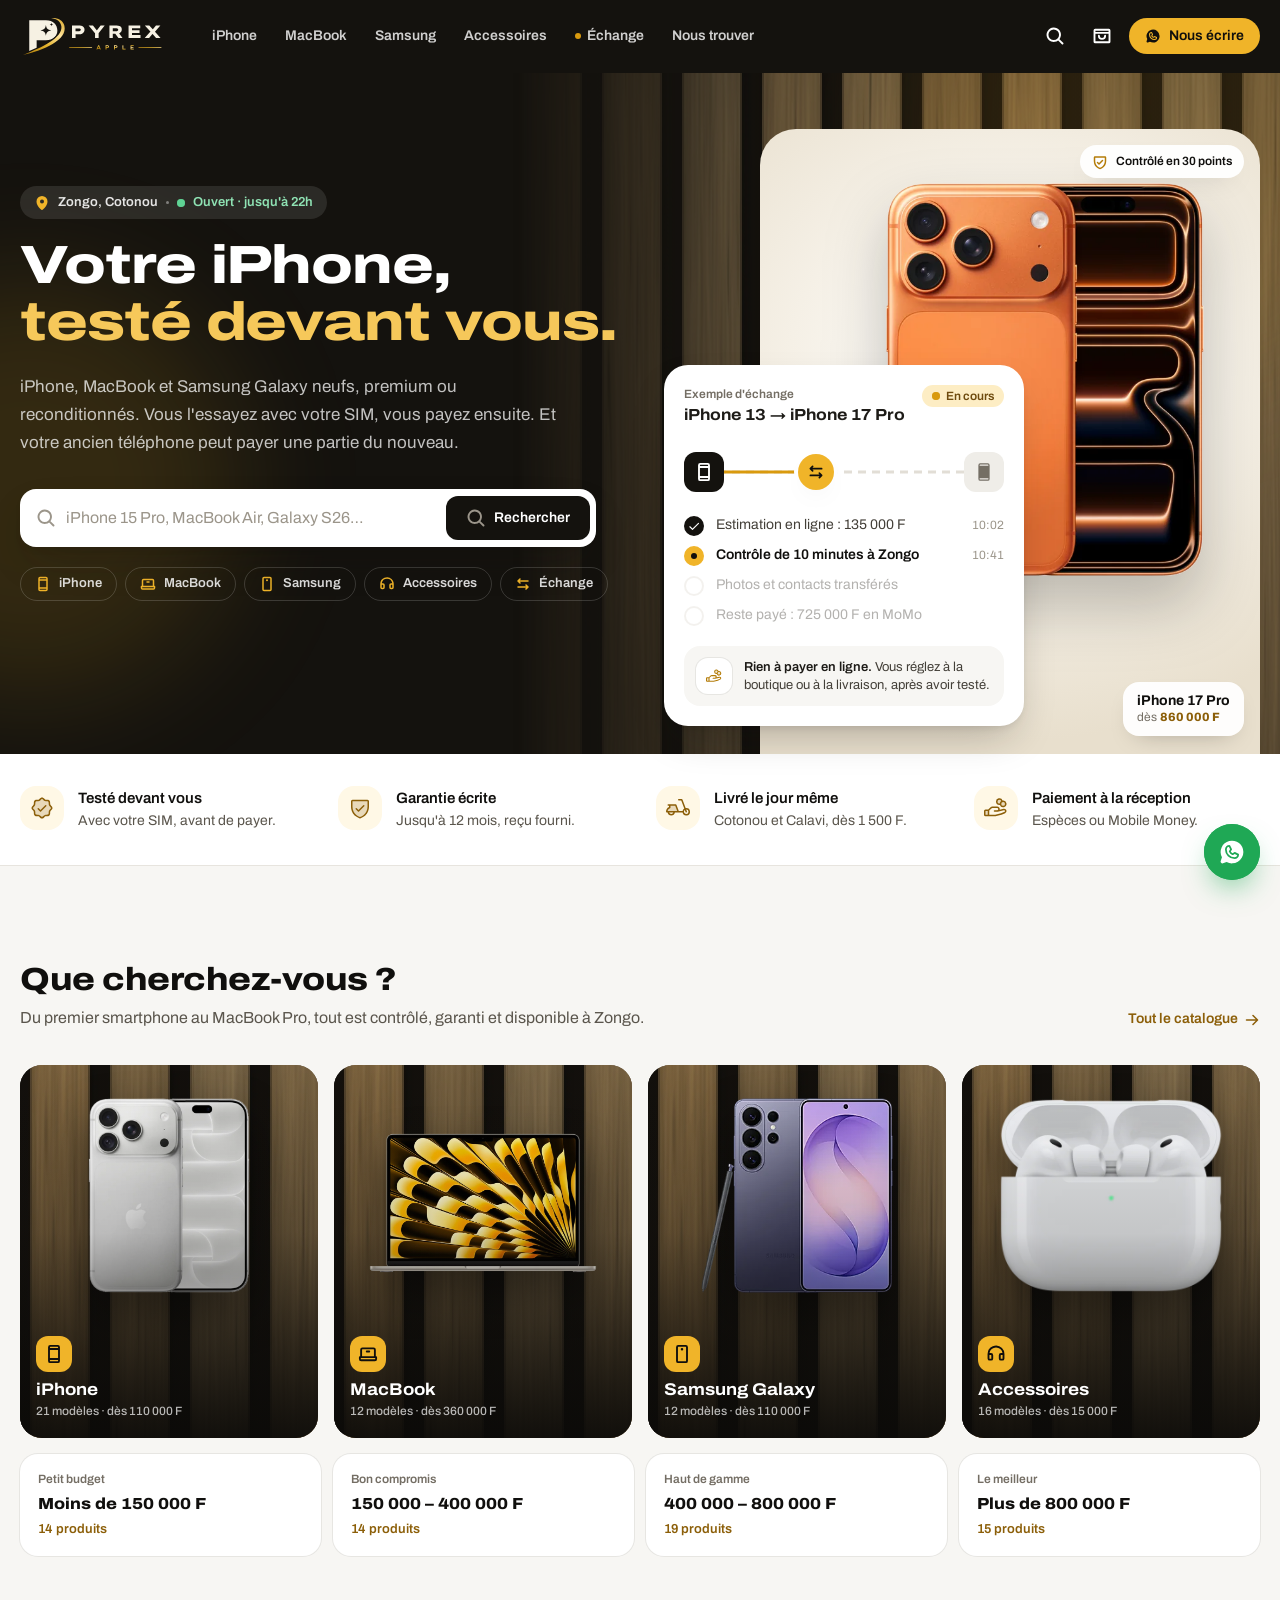
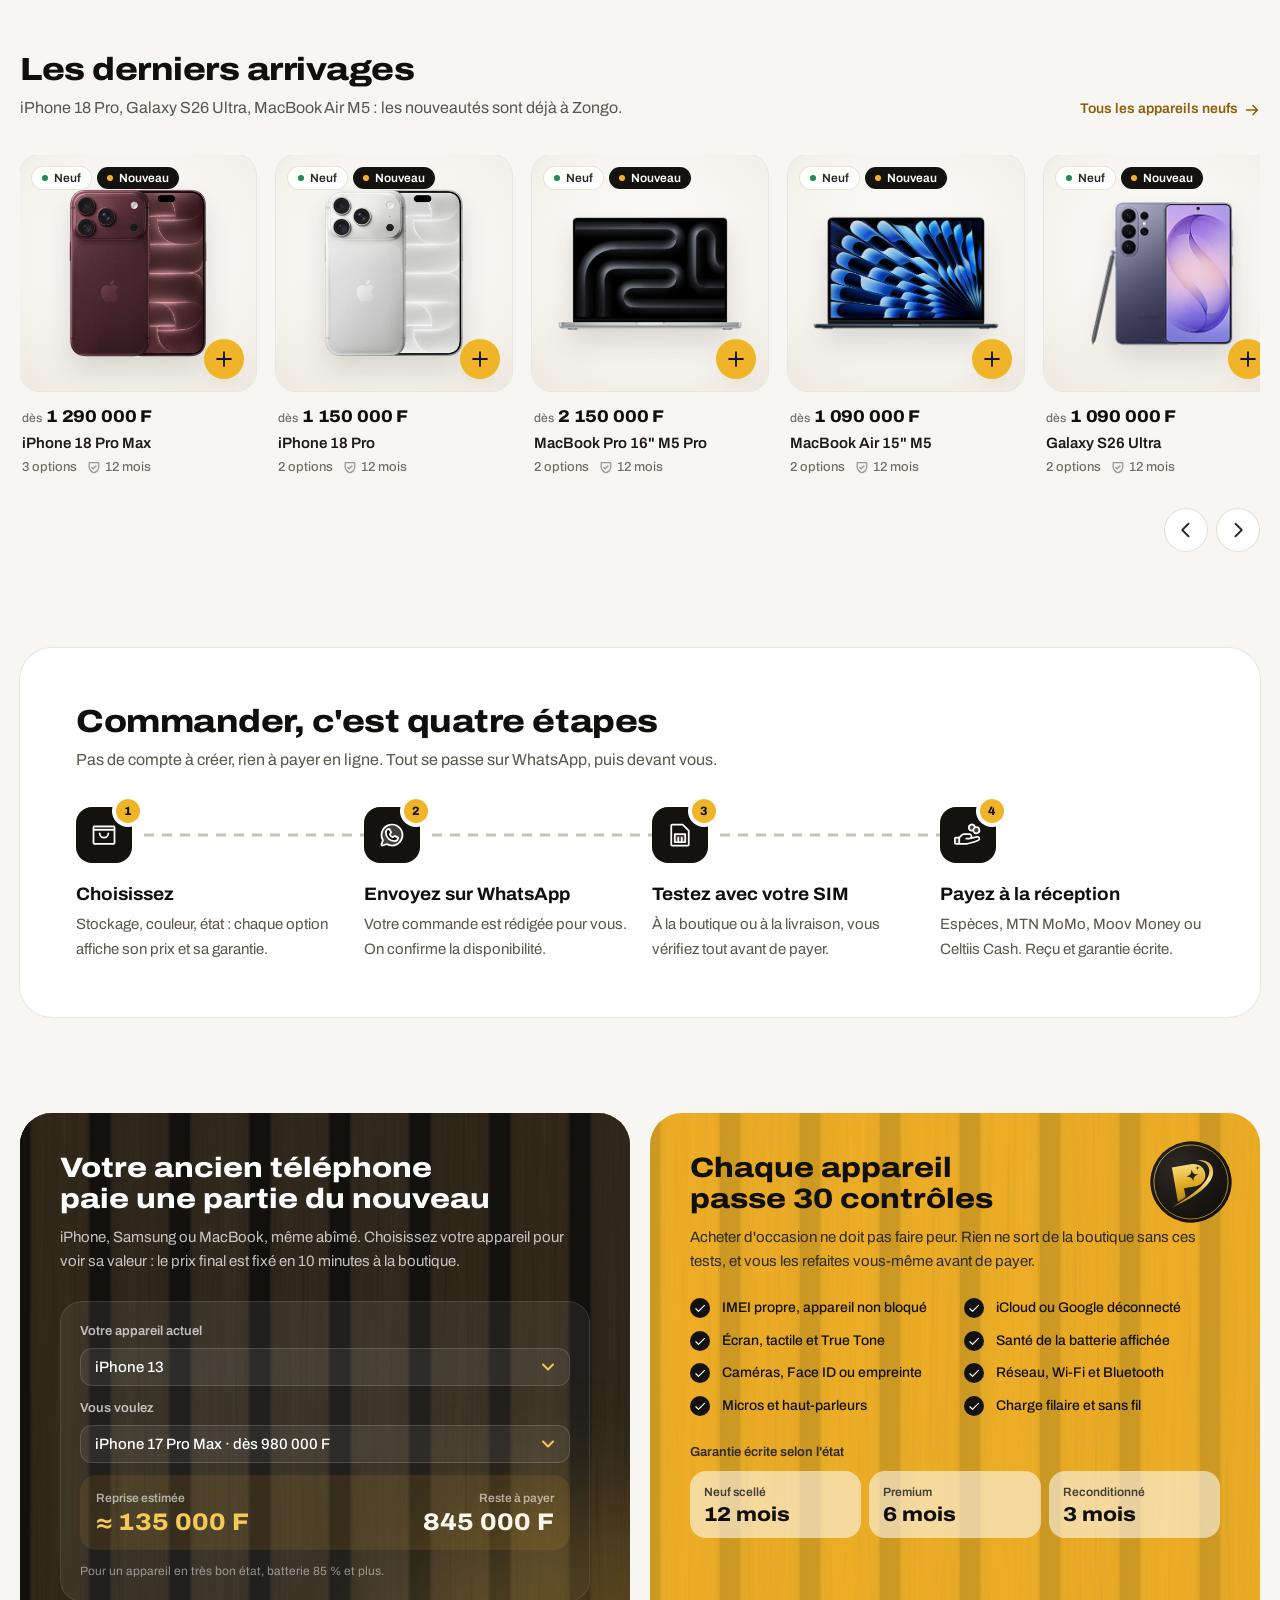
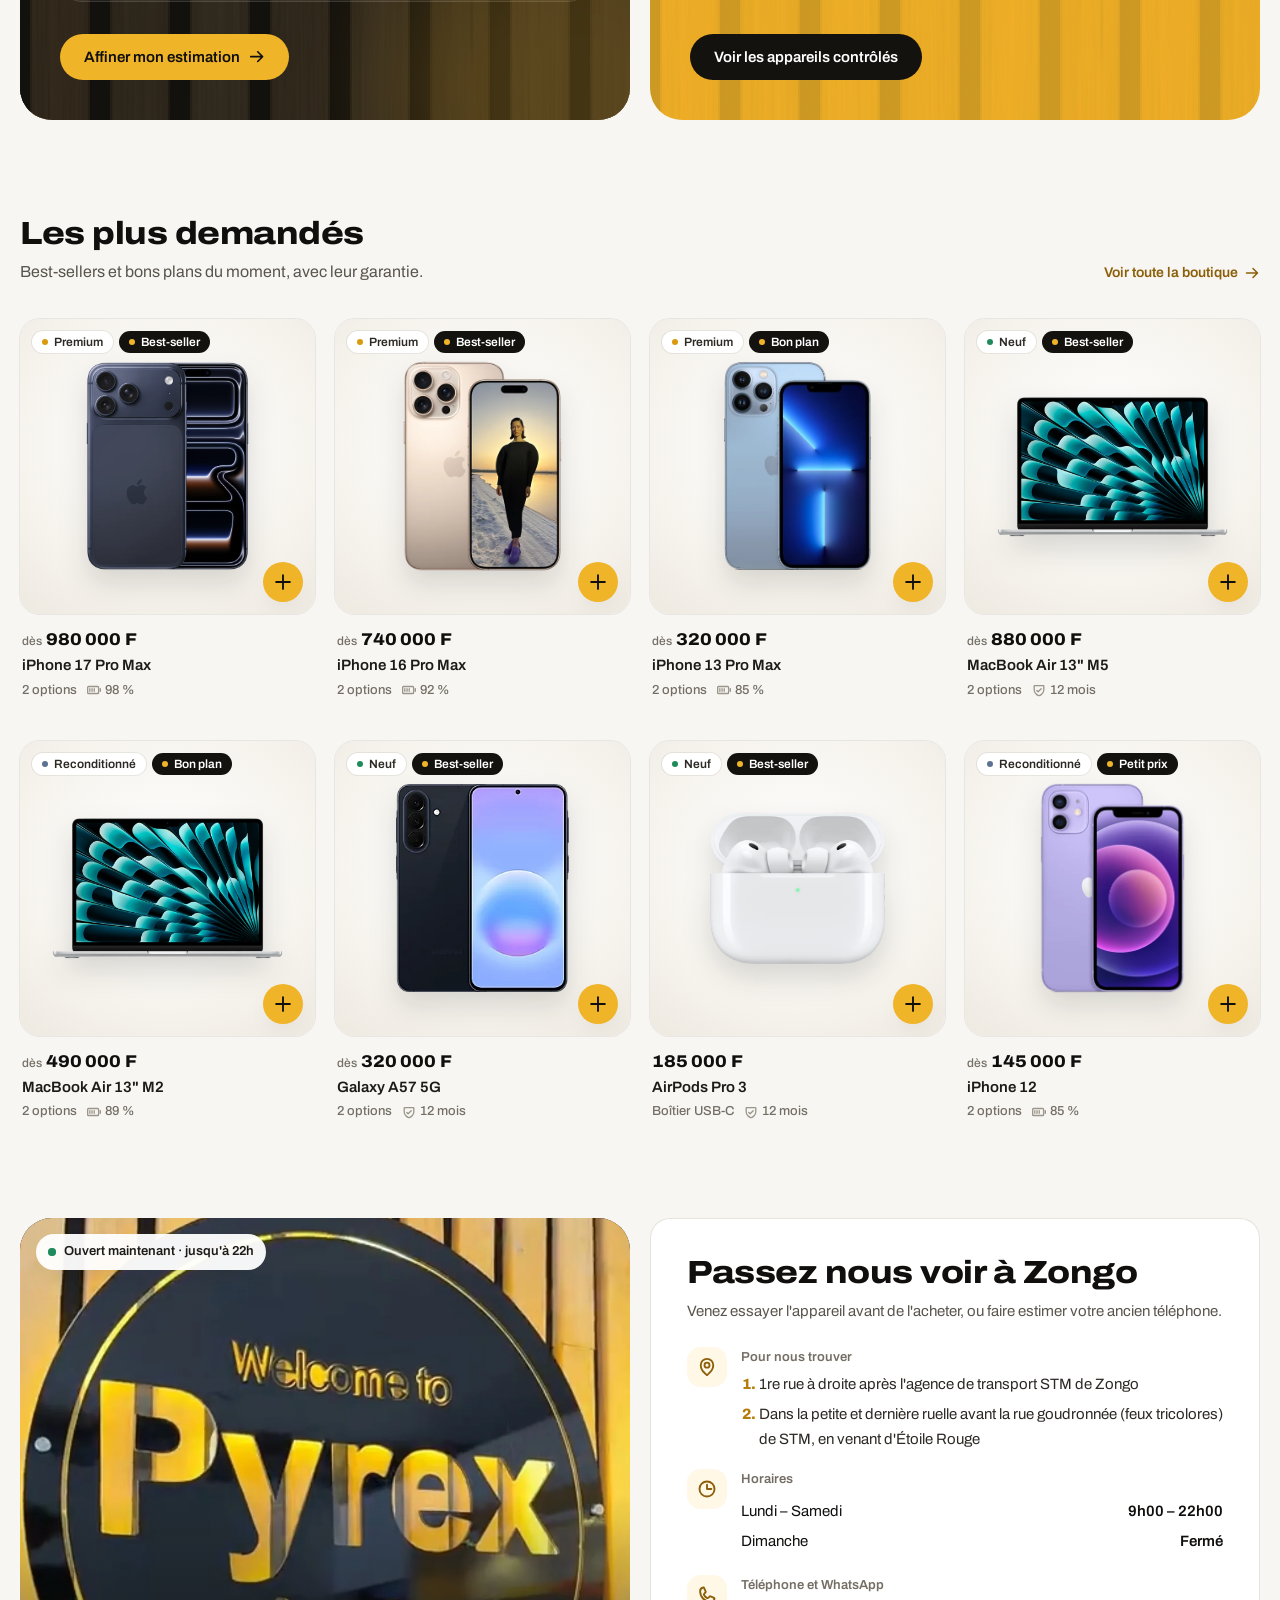
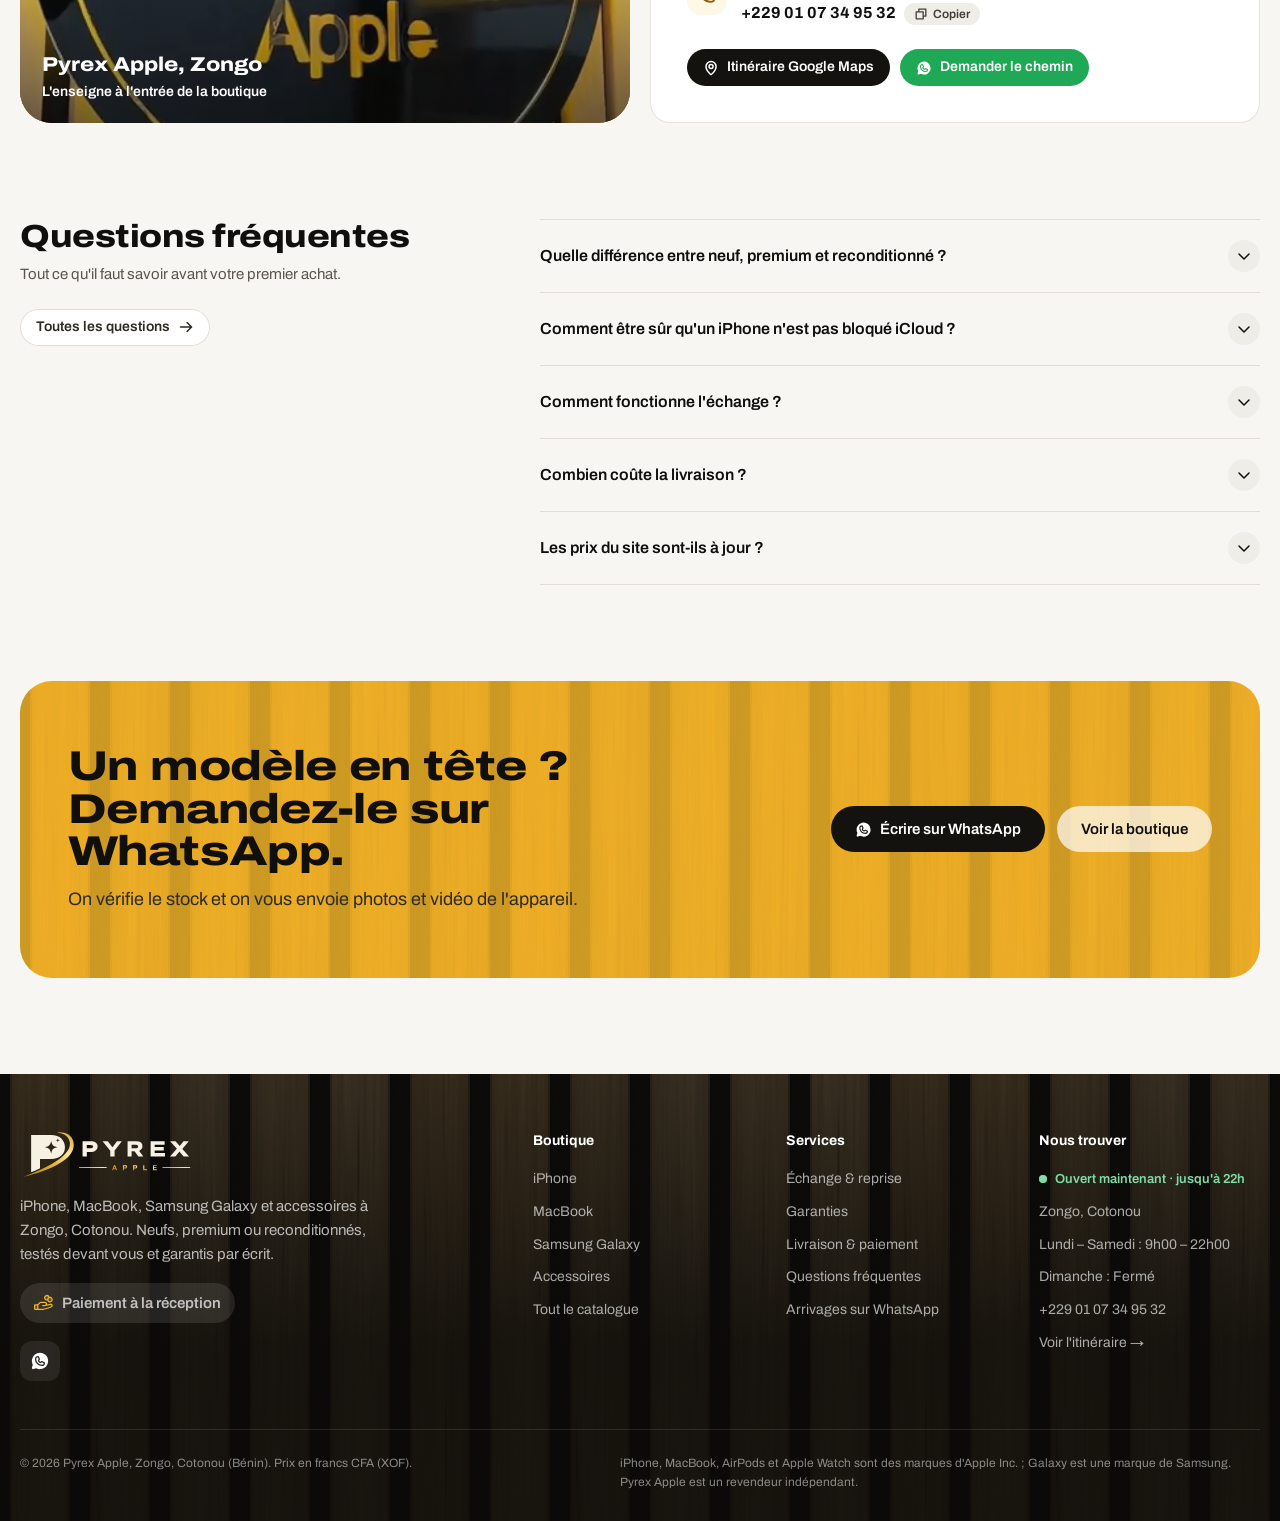
<file: index.html>
<!DOCTYPE html>
<html lang="fr">
<head>
  <meta charset="UTF-8" />
  <meta name="viewport" content="width=device-width, initial-scale=1.0, viewport-fit=cover" />
  <meta name="theme-color" content="#14120e" />
  <link rel="icon" href="favicon.svg" type="image/svg+xml" />
  <link rel="apple-touch-icon" href="apple-touch-icon.png" />
  <link rel="manifest" href="site.webmanifest" />
  <link rel="preconnect" href="https://fonts.googleapis.com" />
  <link rel="preconnect" href="https://fonts.gstatic.com" crossorigin />
  <link href="https://fonts.googleapis.com/css2?family=Archivo:wdth,wght@62..125,400..900&display=swap" rel="stylesheet" />
  <link rel="stylesheet" href="assets/css/style.css" />
  <link rel="preload" as="image" href="assets/img/products/iphone-17-pro.webp" />
  <meta property="og:site_name" content="Pyrex Apple" />
  <meta property="og:locale" content="fr_FR" />
  <meta property="og:image" content="assets/img/og-image.jpg" />
  <meta name="twitter:card" content="summary_large_image" />
  <title>Pyrex Apple — iPhone, MacBook & Samsung à Zongo, Cotonou</title>
  <meta name="description" content="Pyrex Apple, Zongo (Cotonou) : iPhone, MacBook, Samsung Galaxy et accessoires neufs, premium ou reconditionnés. Testés devant vous, garantis par écrit, livrés le jour même. Reprise de votre ancien téléphone." />
  <meta property="og:title" content="Pyrex Apple — iPhone, MacBook & Samsung à Zongo, Cotonou" />
  <meta property="og:description" content="Testés devant vous, garantis par écrit, livrés le jour même. Votre ancien téléphone paie une partie du nouveau." />
  <script type="application/ld+json">
  {"@context":"https://schema.org","@type":"ElectronicsStore","name":"Pyrex Apple","image":"assets/img/brand/png/photo-profil-1080.png","telephone":"+229 01 07 34 95 32",
   "address":{"@type":"PostalAddress","streetAddress":"1re rue à droite après l'agence STM de Zongo","addressLocality":"Cotonou","addressRegion":"Littoral","addressCountry":"BJ"},
   "geo":{"@type":"GeoCoordinates","latitude":6.3622644,"longitude":2.408512},
   "openingHoursSpecification":[{"@type":"OpeningHoursSpecification","dayOfWeek":["Monday","Tuesday","Wednesday","Thursday","Friday","Saturday"],"opens":"09:00","closes":"22:00"}],
   "priceRange":"110 000 – 2 490 000 FCFA","currenciesAccepted":"XOF","paymentAccepted":"Espèces, Mobile Money"}
  </script>
</head>
<body data-page="home">
  <div id="site-header"></div>

  <main id="contenu">
    <!-- ============ HÉROS ============ -->
    <section class="hero" aria-labelledby="heroTitle">
      <div class="hero__bg" aria-hidden="true">
        <span class="wood wood--right"></span>
        <span class="glow glow--a"></span>
        <span class="glow glow--b"></span>
      </div>
      <div class="container hero__grid">
        <div class="hero__copy">
          <p class="hero__pill"><svg class="ico" viewBox="0 0 24 24"><use href="#i-pinf"/></svg><span>Zongo<span class="hide-sm">, Cotonou</span></span><i></i> <span class="status" data-status="short"></span></p>
          <h1 class="t-hero" id="heroTitle"><span class="ln"><span>Votre iPhone,</span></span><span class="ln"><span><span class="gold">testé devant&nbsp;vous.</span></span></span></h1>
          <p class="hero__lead">iPhone, MacBook et Samsung Galaxy neufs, premium ou reconditionnés. Vous l'essayez avec votre SIM, vous payez ensuite. Et votre ancien téléphone peut payer une partie du nouveau.</p>

          <form class="hsearch" id="hsearch" role="search" autocomplete="off">
            <label class="sfield">
              <svg class="ico" viewBox="0 0 24 24"><use href="#i-search"/></svg>
              <input id="hInput" type="search" placeholder="iPhone 15 Pro, MacBook Air, Galaxy S26…" aria-label="Rechercher un produit" aria-controls="hResults">
              <button class="btn btn--dark" type="submit"><svg class="ico" viewBox="0 0 24 24"><use href="#i-search"/></svg><span>Rechercher</span></button>
            </label>
            <div class="hsearch__panel" id="hPanel" hidden><div class="sresults" id="hResults"></div></div>
          </form>

          <div class="hero__chips">
            <a class="chip chip--dark" href="boutique.html?cat=iphone"><svg class="ico" viewBox="0 0 24 24"><use href="#i-mobile"/></svg>iPhone</a>
            <a class="chip chip--dark" href="boutique.html?cat=mac"><svg class="ico" viewBox="0 0 24 24"><use href="#i-laptop"/></svg>MacBook</a>
            <a class="chip chip--dark" href="boutique.html?cat=samsung"><svg class="ico" viewBox="0 0 24 24"><use href="#i-android"/></svg>Samsung</a>
            <a class="chip chip--dark" href="boutique.html?cat=accessoires"><svg class="ico" viewBox="0 0 24 24"><use href="#i-head"/></svg>Accessoires</a>
            <a class="chip chip--dark" href="echange.html"><svg class="ico" viewBox="0 0 24 24"><use href="#i-swap"/></svg>Échange</a>
          </div>
        </div>

        <div class="hero__visual">
          <a class="stage" href="produit.html?id=iphone-17-pro" aria-label="iPhone 17 Pro, voir la fiche">
            <img class="stage__img" src="assets/img/products/iphone-17-pro.webp" alt="iPhone 17 Pro orange cosmique, vu de dos et de face" width="555" height="675" fetchpriority="high">
            <span class="stage__tag"><svg class="ico" viewBox="0 0 24 24"><use href="#i-shield"/></svg>Contrôlé en 30 points</span>
            <span class="stage__price"><strong>iPhone 17 Pro</strong>dès <b data-price-of="iphone-17-pro"></b></span>
          </a>
          <div class="ticket" id="ticket" aria-label="Exemple d'échange : de l'estimation en ligne au paiement en boutique"></div>
        </div>
      </div>
    </section>

    <!-- ============ CONFIANCE ============ -->
    <section class="trust" aria-label="Nos engagements">
      <div class="container trust__grid">
        <div class="trust__item"><span class="ibox"><svg class="ico" viewBox="0 0 24 24"><use href="#i-d-seal"/></svg></span><p><strong>Testé devant vous</strong>Avec votre SIM, avant de payer.</p></div>
        <div class="trust__item"><span class="ibox"><svg class="ico" viewBox="0 0 24 24"><use href="#i-d-shield"/></svg></span><p><strong>Garantie écrite</strong>Jusqu'à 12 mois, reçu fourni.</p></div>
        <div class="trust__item"><span class="ibox"><svg class="ico" viewBox="0 0 24 24"><use href="#i-d-moped"/></svg></span><p><strong>Livré le jour même</strong>Cotonou et Calavi, dès <span data-delivery-from></span>.</p></div>
        <div class="trust__item"><span class="ibox"><svg class="ico" viewBox="0 0 24 24"><use href="#i-d-coins"/></svg></span><p><strong>Paiement à la réception</strong>Espèces ou Mobile Money.</p></div>
      </div>
    </section>

    <!-- ============ RAYONS ============ -->
    <section class="container section" aria-labelledby="catsTitle">
      <div class="shead">
        <div><h2 id="catsTitle">Que cherchez-vous ?</h2><p>Du premier smartphone au MacBook Pro, tout est contrôlé, garanti et disponible à Zongo.</p></div>
        <a class="link-arrow" href="boutique.html">Tout le catalogue <svg class="ico" viewBox="0 0 24 24"><use href="#i-arrow"/></svg></a>
      </div>
      <div class="cats" data-reveal>
        <a class="cat" href="boutique.html?cat=iphone">
          <span class="wood" aria-hidden="true"></span>
          <img class="cat__img" src="assets/img/products/iphone-18-pro.webp" alt="" loading="lazy">
          <div class="cat__body"><span class="cat__ico"><svg class="ico" viewBox="0 0 24 24"><use href="#i-mobile"/></svg></span><h3>iPhone</h3><p data-count="iphone"></p></div>
        </a>
        <a class="cat" href="boutique.html?cat=mac">
          <span class="wood" aria-hidden="true"></span>
          <img class="cat__img is-wide" src="assets/img/products/mba15-starlight.webp" alt="" loading="lazy">
          <div class="cat__body"><span class="cat__ico"><svg class="ico" viewBox="0 0 24 24"><use href="#i-laptop"/></svg></span><h3>MacBook</h3><p data-count="mac"></p></div>
        </a>
        <a class="cat" href="boutique.html?cat=samsung">
          <span class="wood" aria-hidden="true"></span>
          <img class="cat__img" src="assets/img/products/galaxy-s26-ultra.webp" alt="" loading="lazy">
          <div class="cat__body"><span class="cat__ico"><svg class="ico" viewBox="0 0 24 24"><use href="#i-android"/></svg></span><h3>Samsung Galaxy</h3><p data-count="samsung"></p></div>
        </a>
        <a class="cat" href="boutique.html?cat=accessoires">
          <span class="wood" aria-hidden="true"></span>
          <img class="cat__img" src="assets/img/products/airpods-pro-3.webp" alt="" loading="lazy">
          <div class="cat__body"><span class="cat__ico"><svg class="ico" viewBox="0 0 24 24"><use href="#i-head"/></svg></span><h3>Accessoires</h3><p data-count="accessoires"></p></div>
        </a>
      </div>
      <div class="budget" data-reveal>
        <a href="boutique.html?max=150000"><small>Petit budget</small><strong>Moins de 150&nbsp;000&nbsp;F</strong><span data-budget-count="0-150000"></span></a>
        <a href="boutique.html?min=150000&amp;max=400000"><small>Bon compromis</small><strong>150&nbsp;000 – 400&nbsp;000&nbsp;F</strong><span data-budget-count="150000-400000"></span></a>
        <a href="boutique.html?min=400000&amp;max=800000"><small>Haut de gamme</small><strong>400&nbsp;000 – 800&nbsp;000&nbsp;F</strong><span data-budget-count="400000-800000"></span></a>
        <a href="boutique.html?min=800000"><small>Le meilleur</small><strong>Plus de 800&nbsp;000&nbsp;F</strong><span data-budget-count="800000-0"></span></a>
      </div>
    </section>

    <!-- ============ NOUVEAUTÉS ============ -->
    <section class="container section" aria-labelledby="newTitle">
      <div class="shead">
        <div><h2 id="newTitle">Les derniers arrivages</h2><p>iPhone 18 Pro, Galaxy S26 Ultra, MacBook Air M5 : les nouveautés sont déjà à Zongo.</p></div>
        <a class="link-arrow" href="boutique.html?etat=neuf">Tous les appareils neufs <svg class="ico" viewBox="0 0 24 24"><use href="#i-arrow"/></svg></a>
      </div>
      <div class="rail" id="railNew"></div>
      <div class="rail-nav">
        <button class="icon-btn icon-btn--ring" type="button" data-rail="railNew" data-dir="-1" aria-label="Produits précédents"><svg class="ico" viewBox="0 0 24 24"><use href="#i-cl"/></svg></button>
        <button class="icon-btn icon-btn--ring" type="button" data-rail="railNew" data-dir="1" aria-label="Produits suivants"><svg class="ico" viewBox="0 0 24 24"><use href="#i-cr"/></svg></button>
      </div>
    </section>

    <!-- ============ COMMANDER ============ -->
    <section class="container section" id="commander" aria-labelledby="howTitle">
      <div class="how">
        <div class="shead">
          <div><h2 id="howTitle">Commander, c'est quatre étapes</h2><p>Pas de compte à créer, rien à payer en ligne. Tout se passe sur WhatsApp, puis devant vous.</p></div>
        </div>
        <ol class="how__steps">
          <li><span class="how__ico"><svg class="ico" viewBox="0 0 24 24"><use href="#i-d-bag"/></svg><b>1</b></span><h3>Choisissez</h3><p>Stockage, couleur, état : chaque option affiche son prix et sa garantie.</p></li>
          <li><span class="how__ico"><svg class="ico" viewBox="0 0 24 24"><use href="#i-d-wa"/></svg><b>2</b></span><h3>Envoyez sur WhatsApp</h3><p>Votre commande est rédigée pour vous. On confirme la disponibilité.</p></li>
          <li><span class="how__ico"><svg class="ico" viewBox="0 0 24 24"><use href="#i-d-sim"/></svg><b>3</b></span><h3>Testez avec votre SIM</h3><p>À la boutique ou à la livraison, vous vérifiez tout avant de payer.</p></li>
          <li><span class="how__ico"><svg class="ico" viewBox="0 0 24 24"><use href="#i-d-coins"/></svg><b>4</b></span><h3>Payez à la réception</h3><p>Espèces, MTN MoMo, Moov Money ou Celtiis Cash. Reçu et garantie écrite.</p></li>
        </ol>
      </div>
    </section>

    <!-- ============ ÉCHANGE & CONTRÔLE ============ -->
    <section class="container section" aria-label="Échange et contrôle">
      <div class="duo">
        <article class="bigcard bigcard--dark">
          <span class="wood" aria-hidden="true"></span><span class="glow" aria-hidden="true"></span>
          <h3>Votre ancien téléphone paie une partie du nouveau</h3>
          <p>iPhone, Samsung ou MacBook, même abîmé. Choisissez votre appareil pour voir sa valeur : le prix final est fixé en 10 minutes à la boutique.</p>
          <div class="calc">
            <label for="calcModel">Votre appareil actuel<select class="select select--dark" id="calcModel"></select></label>
            <label for="calcWant">Vous voulez<select class="select select--dark" id="calcWant"></select></label>
            <div class="calc__out">
              <div><small>Reprise estimée</small><strong id="calcVal">—</strong></div>
              <div><small>Reste à payer</small><strong id="calcDiff">—</strong></div>
            </div>
            <p class="calc__note">Pour un appareil en très bon état, batterie 85 % et plus.</p>
          </div>
          <div class="bigcard__foot">
            <a class="btn btn--primary btn--lg btn--pill" id="calcGo" href="echange.html">Affiner mon estimation <svg class="ico" viewBox="0 0 24 24"><use href="#i-arrow"/></svg></a>
          </div>
        </article>

        <article class="bigcard bigcard--gold">
          <span class="wood wood--blend" aria-hidden="true"></span>
          <img class="seal" src="assets/img/brand/logo-badge-symbole.svg" alt="" width="82" height="82" loading="lazy">
          <h3 style="padding-right:84px">Chaque appareil passe 30 contrôles</h3>
          <p>Acheter d'occasion ne doit pas faire peur. Rien ne sort de la boutique sans ces tests, et vous les refaites vous-même avant de payer.</p>
          <ul class="ticks ticks--2">
            <li><span><svg class="ico" viewBox="0 0 24 24"><use href="#i-check"/></svg></span>IMEI propre, appareil non bloqué</li>
            <li><span><svg class="ico" viewBox="0 0 24 24"><use href="#i-check"/></svg></span>iCloud ou Google déconnecté</li>
            <li><span><svg class="ico" viewBox="0 0 24 24"><use href="#i-check"/></svg></span>Écran, tactile et True Tone</li>
            <li><span><svg class="ico" viewBox="0 0 24 24"><use href="#i-check"/></svg></span>Santé de la batterie affichée</li>
            <li><span><svg class="ico" viewBox="0 0 24 24"><use href="#i-check"/></svg></span>Caméras, Face ID ou empreinte</li>
            <li><span><svg class="ico" viewBox="0 0 24 24"><use href="#i-check"/></svg></span>Réseau, Wi-Fi et Bluetooth</li>
            <li><span><svg class="ico" viewBox="0 0 24 24"><use href="#i-check"/></svg></span>Micros et haut-parleurs</li>
            <li><span><svg class="ico" viewBox="0 0 24 24"><use href="#i-check"/></svg></span>Charge filaire et sans fil</li>
          </ul>
          <div class="grades" data-grades></div>
          <div class="bigcard__foot">
            <a class="btn btn--dark btn--lg btn--pill" href="boutique.html">Voir les appareils contrôlés</a>
          </div>
        </article>
      </div>
    </section>

    <!-- ============ BEST-SELLERS ============ -->
    <section class="container section" aria-labelledby="bestTitle">
      <div class="shead">
        <div><h2 id="bestTitle">Les plus demandés</h2><p>Best-sellers et bons plans du moment, avec leur garantie.</p></div>
        <a class="link-arrow" href="boutique.html">Voir toute la boutique <svg class="ico" viewBox="0 0 24 24"><use href="#i-arrow"/></svg></a>
      </div>
      <div class="grid grid--4" id="gridBest"></div>
    </section>

    <!-- ============ BOUTIQUE ============ -->
    <section class="container section" aria-labelledby="visitTitle">
      <div class="visit">
        <figure class="visit__photo">
          <img src="assets/img/boutique-enseigne.webp" alt="Enseigne « Welcome to Pyrex Apple » sur le mur en bois de la boutique" loading="lazy" width="1079" height="990">
          <span class="status" data-status></span>
          <figcaption><strong>Pyrex Apple, Zongo</strong>L'enseigne à l'entrée de la boutique</figcaption>
        </figure>
        <div class="panel visit__card">
          <h2 id="visitTitle">Passez nous voir à Zongo</h2>
          <p>Venez essayer l'appareil avant de l'acheter, ou faire estimer votre ancien téléphone.</p>
          <ul class="info">
            <li><span class="ibox"><svg class="ico" viewBox="0 0 24 24"><use href="#i-pin"/></svg></span><div><small>Pour nous trouver</small><ol data-directions></ol></div></li>
            <li><span class="ibox"><svg class="ico" viewBox="0 0 24 24"><use href="#i-clock"/></svg></span><div><small>Horaires</small><table class="hours" data-hours></table></div></li>
            <li><span class="ibox"><svg class="ico" viewBox="0 0 24 24"><use href="#i-phone"/></svg></span><div><small>Téléphone et WhatsApp</small><a data-phone></a><button class="copy" type="button" data-copy-phone><svg class="ico" viewBox="0 0 24 24"><use href="#i-copy"/></svg>Copier</button></div></li>
          </ul>
          <div class="visit__actions">
            <a class="btn btn--dark btn--pill" data-maps-link><svg class="ico" viewBox="0 0 24 24"><use href="#i-pin"/></svg> Itinéraire Google Maps</a>
            <a class="btn btn--wa btn--pill" data-wa="Bonjour Pyrex Apple, je souhaite passer à la boutique. Pouvez-vous m'indiquer le chemin ?"><svg class="ico" viewBox="0 0 24 24"><use href="#i-wa"/></svg> Demander le chemin</a>
          </div>
        </div>
      </div>
    </section>

    <!-- ============ FAQ ============ -->
    <section class="container section" id="faq" aria-labelledby="faqTitle">
      <div class="faq">
        <div>
          <h2 id="faqTitle">Questions fréquentes</h2>
          <p>Tout ce qu'il faut savoir avant votre premier achat.</p>
          <a class="btn btn--ghost btn--pill" href="contact.html#faq">Toutes les questions <svg class="ico" viewBox="0 0 24 24"><use href="#i-arrow"/></svg></a>
        </div>
        <div class="accordion">
          <details><summary>Quelle différence entre neuf, premium et reconditionné ?<span><svg class="ico" viewBox="0 0 24 24"><use href="#i-cd"/></svg></span></summary><p>Le neuf est scellé, jamais activé, garanti 12 mois. Le premium est un appareil importé en état quasi neuf, sans réparation, garanti 6 mois. Le reconditionné a été remis en état par nos techniciens et est garanti 3 mois. Les trois passent les mêmes 30 contrôles.</p></details>
          <details><summary>Comment être sûr qu'un iPhone n'est pas bloqué iCloud ?<span><svg class="ico" viewBox="0 0 24 24"><use href="#i-cd"/></svg></span></summary><p>Tous nos iPhone sont vérifiés avant la vente. À la boutique, nous réinitialisons l'appareil devant vous et vous l'activez avec votre propre identifiant Apple avant de payer.</p></details>
          <details><summary>Comment fonctionne l'échange ?<span><svg class="ico" viewBox="0 0 24 24"><use href="#i-cd"/></svg></span></summary><p>Estimez votre appareil sur la page Échange et envoyez la demande sur WhatsApp. À la boutique, nous le contrôlons, fixons le prix final, transférons vos données et vous ne payez que la différence.</p></details>
          <details><summary>Combien coûte la livraison ?<span><svg class="ico" viewBox="0 0 24 24"><use href="#i-cd"/></svg></span></summary><p>Le retrait à Zongo est gratuit. La livraison est faite le jour même à Cotonou (1&nbsp;500&nbsp;F) et à Abomey-Calavi ou Godomey (2&nbsp;000&nbsp;F). Les autres villes du Bénin sont livrées en 24 à 48 h (3&nbsp;500&nbsp;F).</p></details>
          <details><summary>Les prix du site sont-ils à jour ?<span><svg class="ico" viewBox="0 0 24 24"><use href="#i-cd"/></svg></span></summary><p>Les prix sont mis à jour régulièrement mais peuvent bouger selon les arrivages. Le prix confirmé sur WhatsApp est celui qui s'applique.</p></details>
        </div>
      </div>
    </section>

    <!-- ============ APPEL FINAL ============ -->
    <section class="container section" aria-labelledby="ctaTitle">
      <div class="cta">
        <span class="wood wood--blend" aria-hidden="true"></span>
        <div class="cta__inner">
          <div>
            <h2 id="ctaTitle">Un modèle en tête&nbsp;?<br>Demandez&#8209;le sur WhatsApp.</h2>
            <p>On vérifie le stock et on vous envoie photos et vidéo de l'appareil.</p>
          </div>
          <div class="cta__btns">
            <a class="btn btn--dark btn--lg btn--pill" data-wa="Bonjour Pyrex Apple, je cherche un appareil :"><svg class="ico" viewBox="0 0 24 24"><use href="#i-wa"/></svg> Écrire sur WhatsApp</a>
            <a class="btn btn--light btn--lg btn--pill" href="boutique.html">Voir la boutique</a>
          </div>
        </div>
      </div>
    </section>
  </main>

  <div id="site-footer"></div>
  <script src="assets/js/products.js"></script>
  <script src="assets/js/app.js"></script>
</body>
</html>
</file>
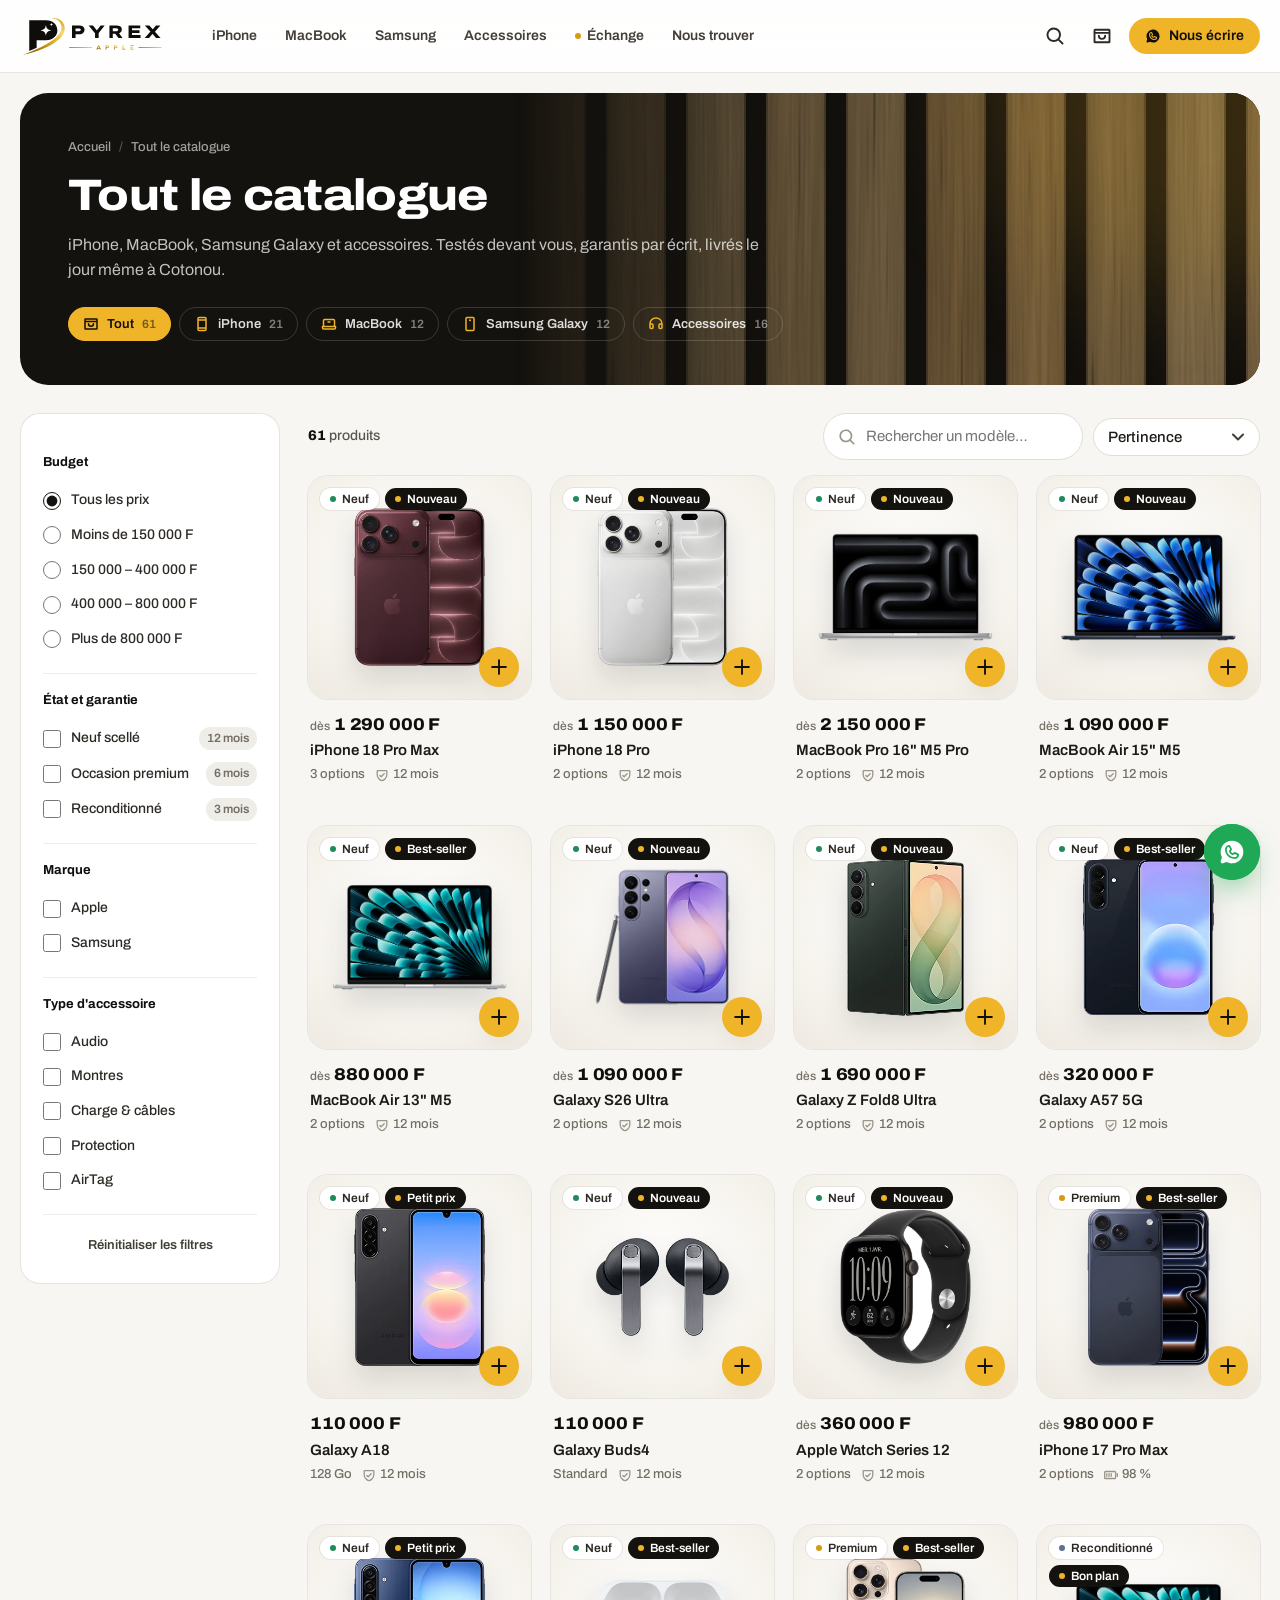
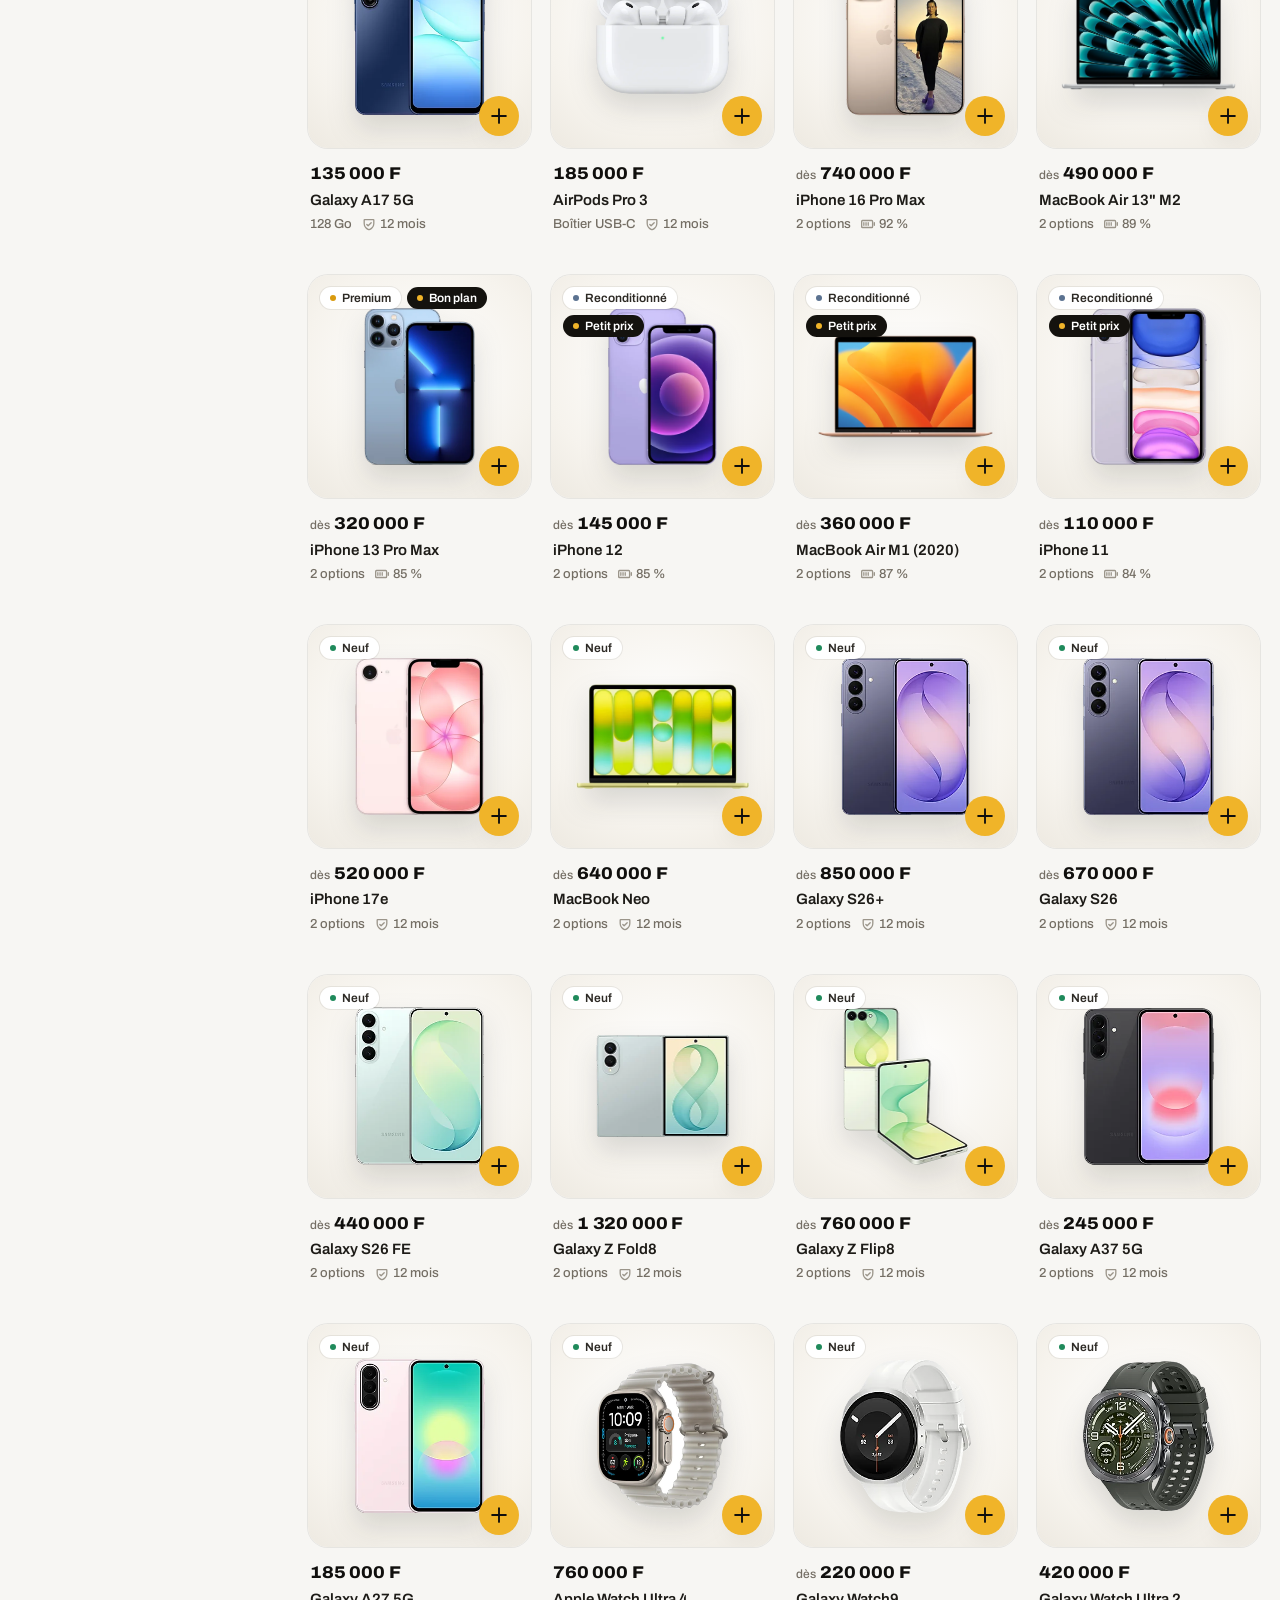
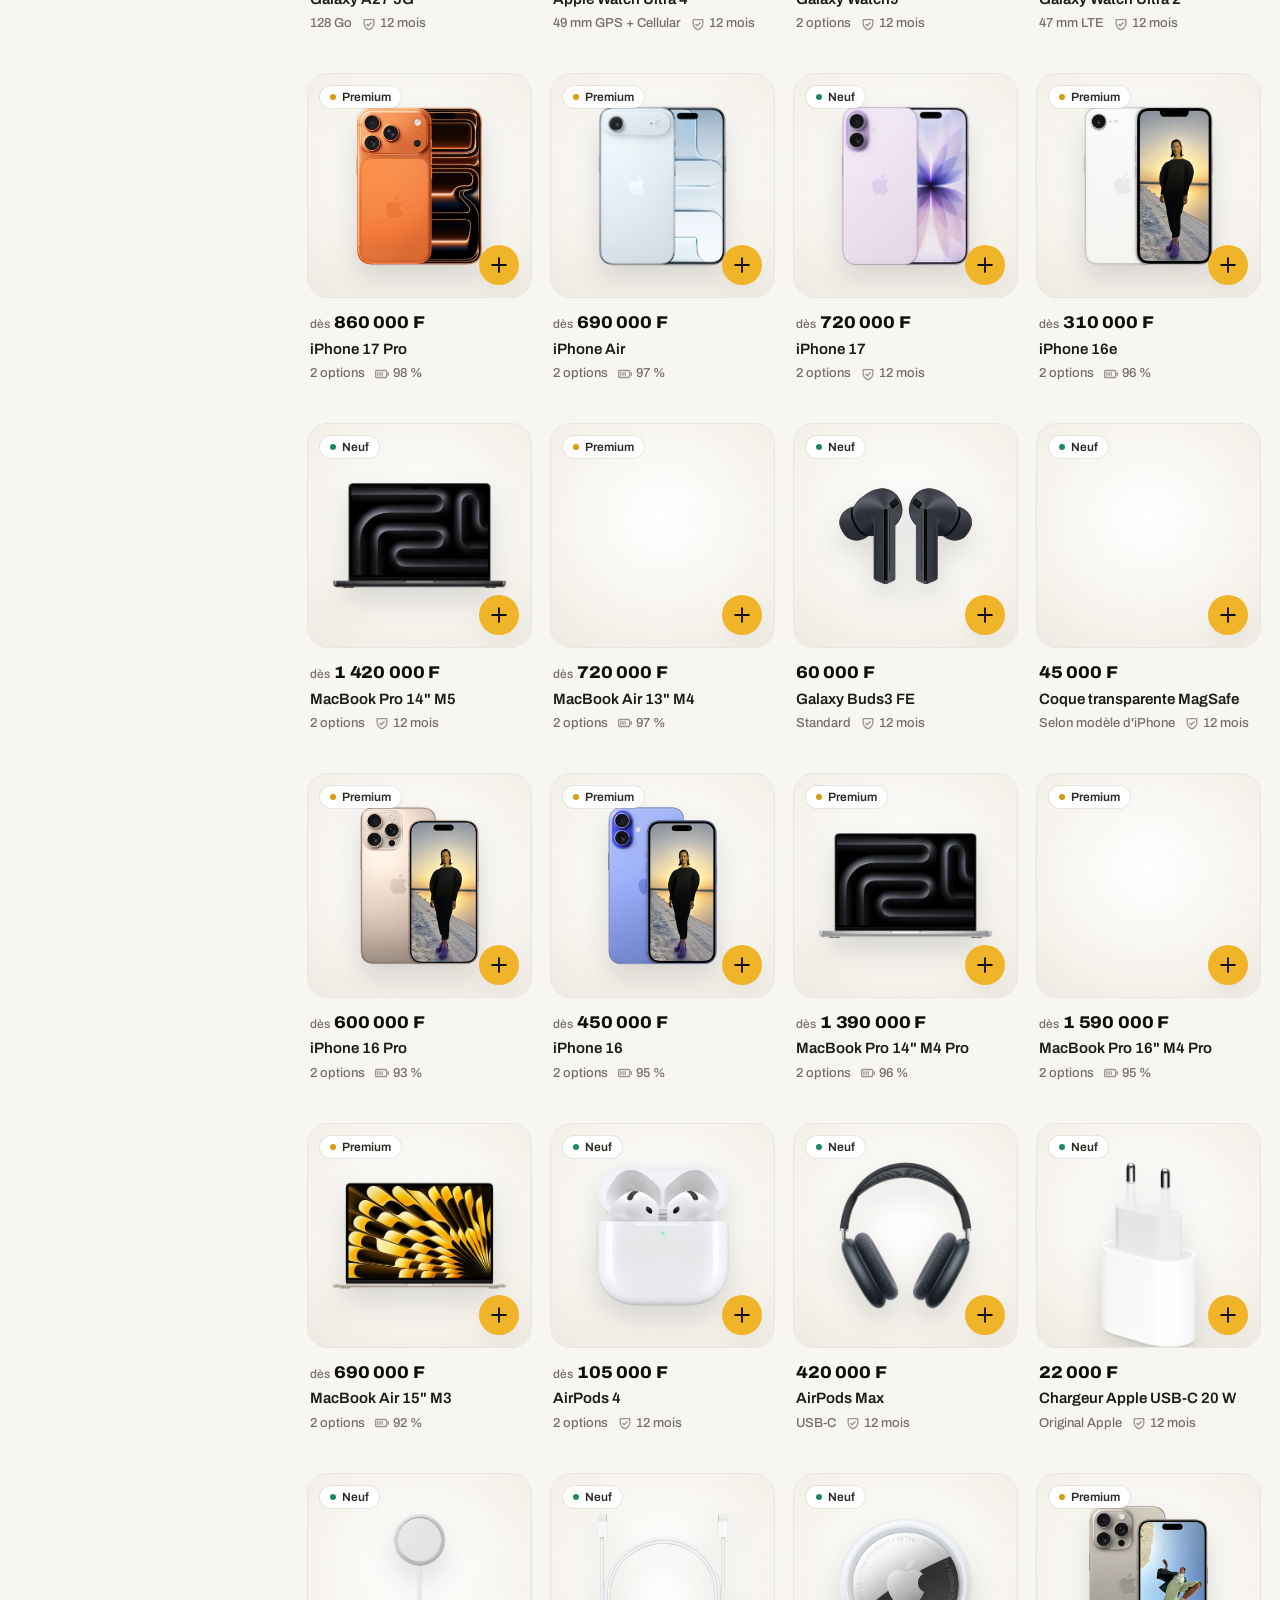
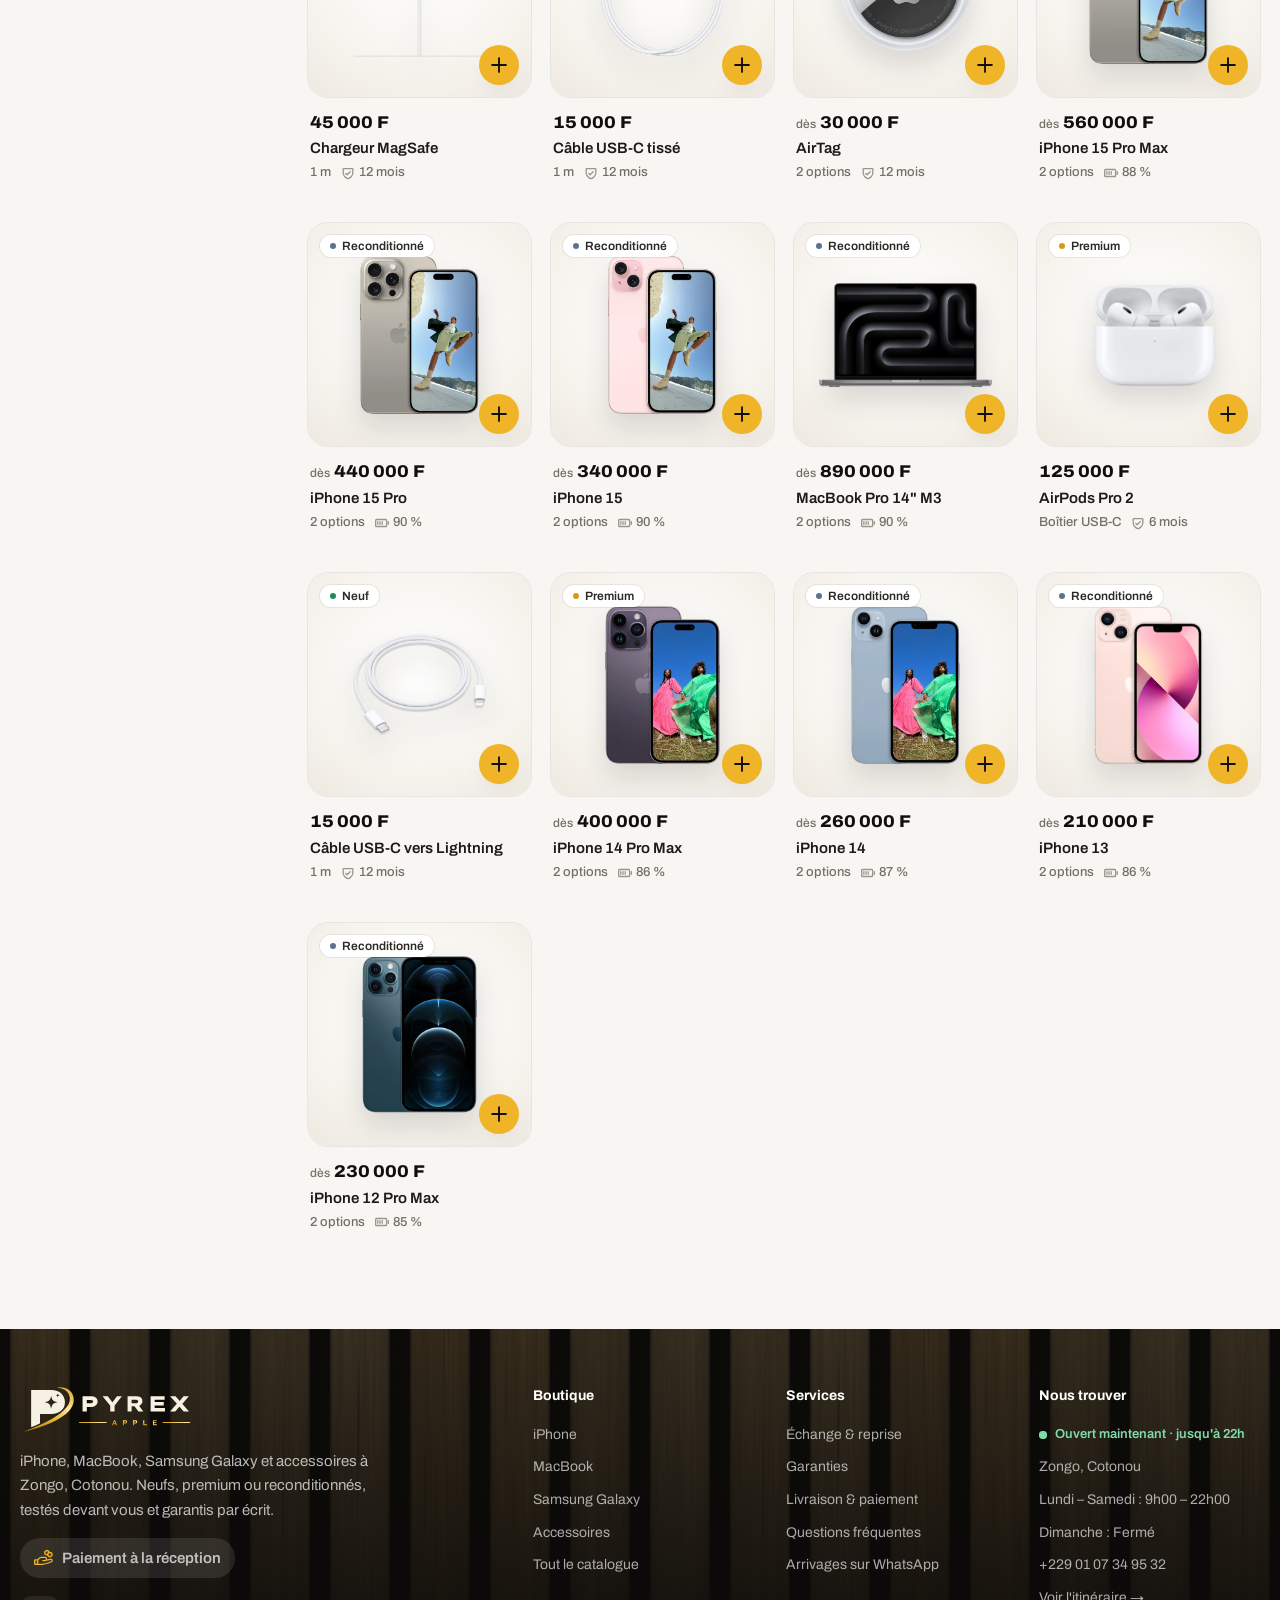
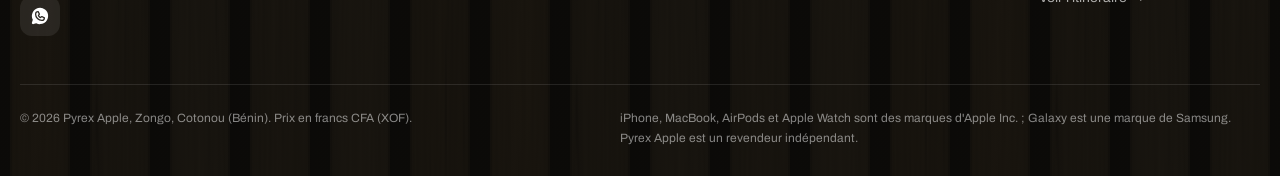
<file: boutique.html>
<!DOCTYPE html>
<html lang="fr">
<head>
  <meta charset="UTF-8" />
  <meta name="viewport" content="width=device-width, initial-scale=1.0, viewport-fit=cover" />
  <meta name="theme-color" content="#14120e" />
  <link rel="icon" href="favicon.svg" type="image/svg+xml" />
  <link rel="apple-touch-icon" href="apple-touch-icon.png" />
  <link rel="manifest" href="site.webmanifest" />
  <link rel="preconnect" href="https://fonts.googleapis.com" />
  <link rel="preconnect" href="https://fonts.gstatic.com" crossorigin />
  <link href="https://fonts.googleapis.com/css2?family=Archivo:wdth,wght@62..125,400..900&display=swap" rel="stylesheet" />
  <link rel="stylesheet" href="assets/css/style.css" />
  <meta property="og:site_name" content="Pyrex Apple" />
  <meta property="og:locale" content="fr_FR" />
  <meta property="og:image" content="assets/img/og-image.jpg" />
  <meta name="twitter:card" content="summary_large_image" />
  <title>Boutique — Pyrex Apple, Zongo Cotonou</title>
  <meta name="description" content="Tous les iPhone, MacBook, Samsung Galaxy et accessoires disponibles chez Pyrex Apple à Zongo, Cotonou. Prix en FCFA, garantie, livraison le jour même." />
  <meta property="og:title" content="La boutique Pyrex Apple" />
</head>
<body data-page="shop">
  <div id="site-header"></div>

  <div class="container banner-wrap">
    <header class="banner">
      <span class="wood wood--right" aria-hidden="true"></span><span class="glow" aria-hidden="true"></span>
      <nav class="crumbs" aria-label="Fil d'Ariane"><a href="index.html">Accueil</a><span aria-hidden="true">/</span><span id="shopCrumb">Boutique</span></nav>
      <h1 id="shopTitle">Boutique</h1>
      <p id="shopSub"></p>
      <div class="banner__chips" id="heroCats"></div>
    </header>
  </div>

  <main class="container" id="contenu">
    <div class="shop">
      <aside class="panel filters" id="filters" aria-label="Filtres">
        <div class="filters__head"><h3>Filtrer</h3><button class="icon-btn" type="button" id="filtersClose" aria-label="Fermer les filtres"><svg class="ico" viewBox="0 0 24 24"><use href="#i-close"/></svg></button></div>
        <div class="fgroup"><h4>Budget</h4><div id="fBudget"></div></div>
        <div class="fgroup"><h4>État et garantie</h4><div id="fEtats"></div></div>
        <div class="fgroup"><h4>Marque</h4><div id="fBrands"></div></div>
        <div class="fgroup" id="fTypesGroup"><h4>Type d'accessoire</h4><div id="fTypes"></div></div>
        <div class="fgroup" style="display:grid;gap:8px">
          <button class="btn btn--dark btn--pill filter-toggle" id="filtersApply" type="button">Voir les résultats</button>
          <button class="btn btn--quiet btn--sm" id="fReset" type="button">Réinitialiser les filtres</button>
        </div>
      </aside>

      <section aria-label="Produits">
        <div class="toolbar">
          <span class="toolbar__count" id="shopCount"></span>
          <label class="field-search"><svg class="ico" viewBox="0 0 24 24"><use href="#i-search"/></svg><input type="search" id="shopSearch" placeholder="Rechercher un modèle…" aria-label="Rechercher un modèle"></label>
          <button class="btn btn--ghost btn--pill filter-toggle" id="filterToggle" type="button"><svg class="ico" viewBox="0 0 24 24"><use href="#i-filter"/></svg> Filtres</button>
          <select class="select select--pill" id="shopSort" aria-label="Trier les produits">
            <option value="pertinence">Pertinence</option>
            <option value="recent">Plus récents</option>
            <option value="asc">Prix croissant</option>
            <option value="desc">Prix décroissant</option>
          </select>
        </div>
        <div class="active-filters" id="activeFilters"></div>
        <div class="grid" id="shopGrid"></div>
        <div class="empty" id="shopEmpty" hidden>
          <div class="empty__ico"><svg class="ico" viewBox="0 0 24 24"><use href="#i-search"/></svg></div>
          <h3>Aucun produit ne correspond</h3>
          <p>Ce modèle n'est peut-être pas encore en ligne. Demandez-le-nous : nous le trouvons souvent en 24 à 48 h.</p>
          <div style="display:flex;gap:10px;justify-content:center;flex-wrap:wrap">
            <a class="btn btn--wa btn--pill" data-wa="Bonjour Pyrex Apple, je cherche un appareil que je ne trouve pas sur le site :"><svg class="ico" viewBox="0 0 24 24"><use href="#i-wa"/></svg> Demander sur WhatsApp</a>
            <button class="btn btn--ghost btn--pill" type="button" id="shopEmptyReset">Effacer les filtres</button>
          </div>
        </div>
      </section>
    </div>
  </main>

  <div id="site-footer"></div>
  <script src="assets/js/products.js"></script>
  <script src="assets/js/app.js"></script>
</body>
</html>
</file>
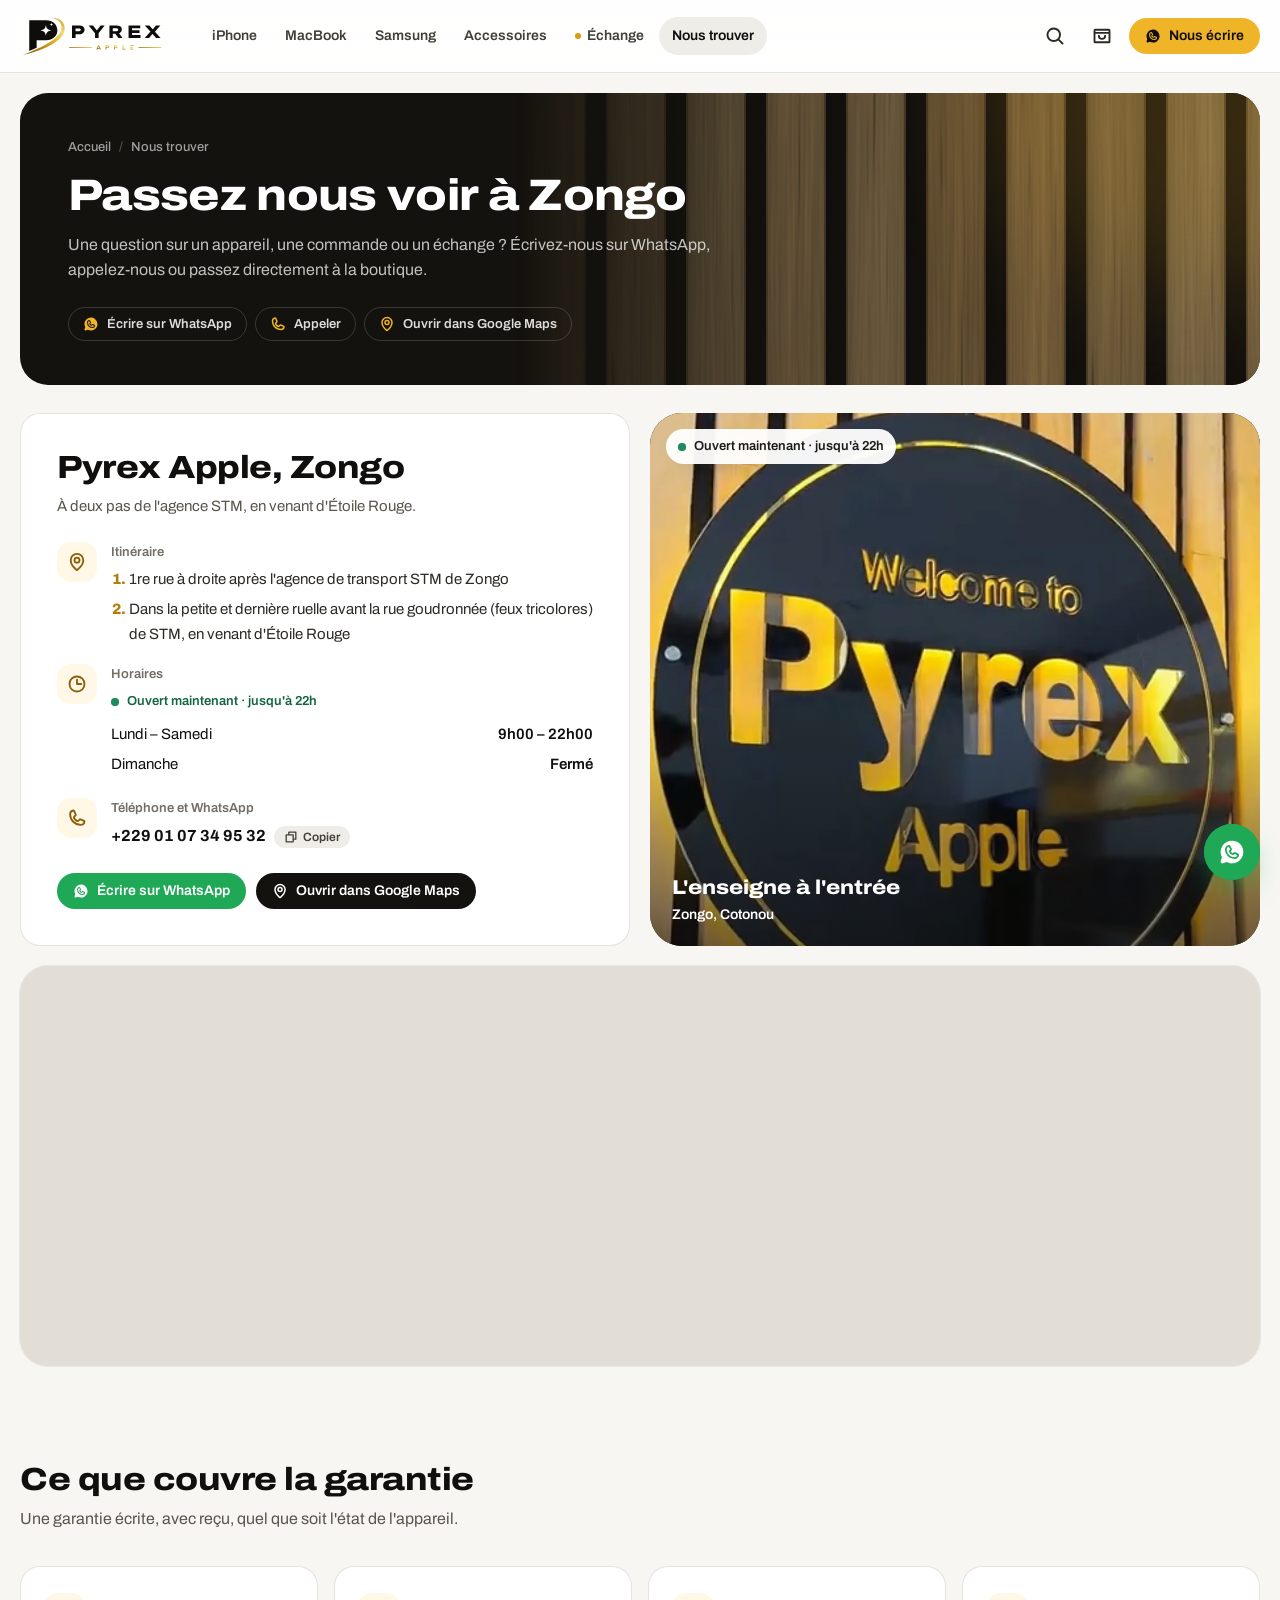
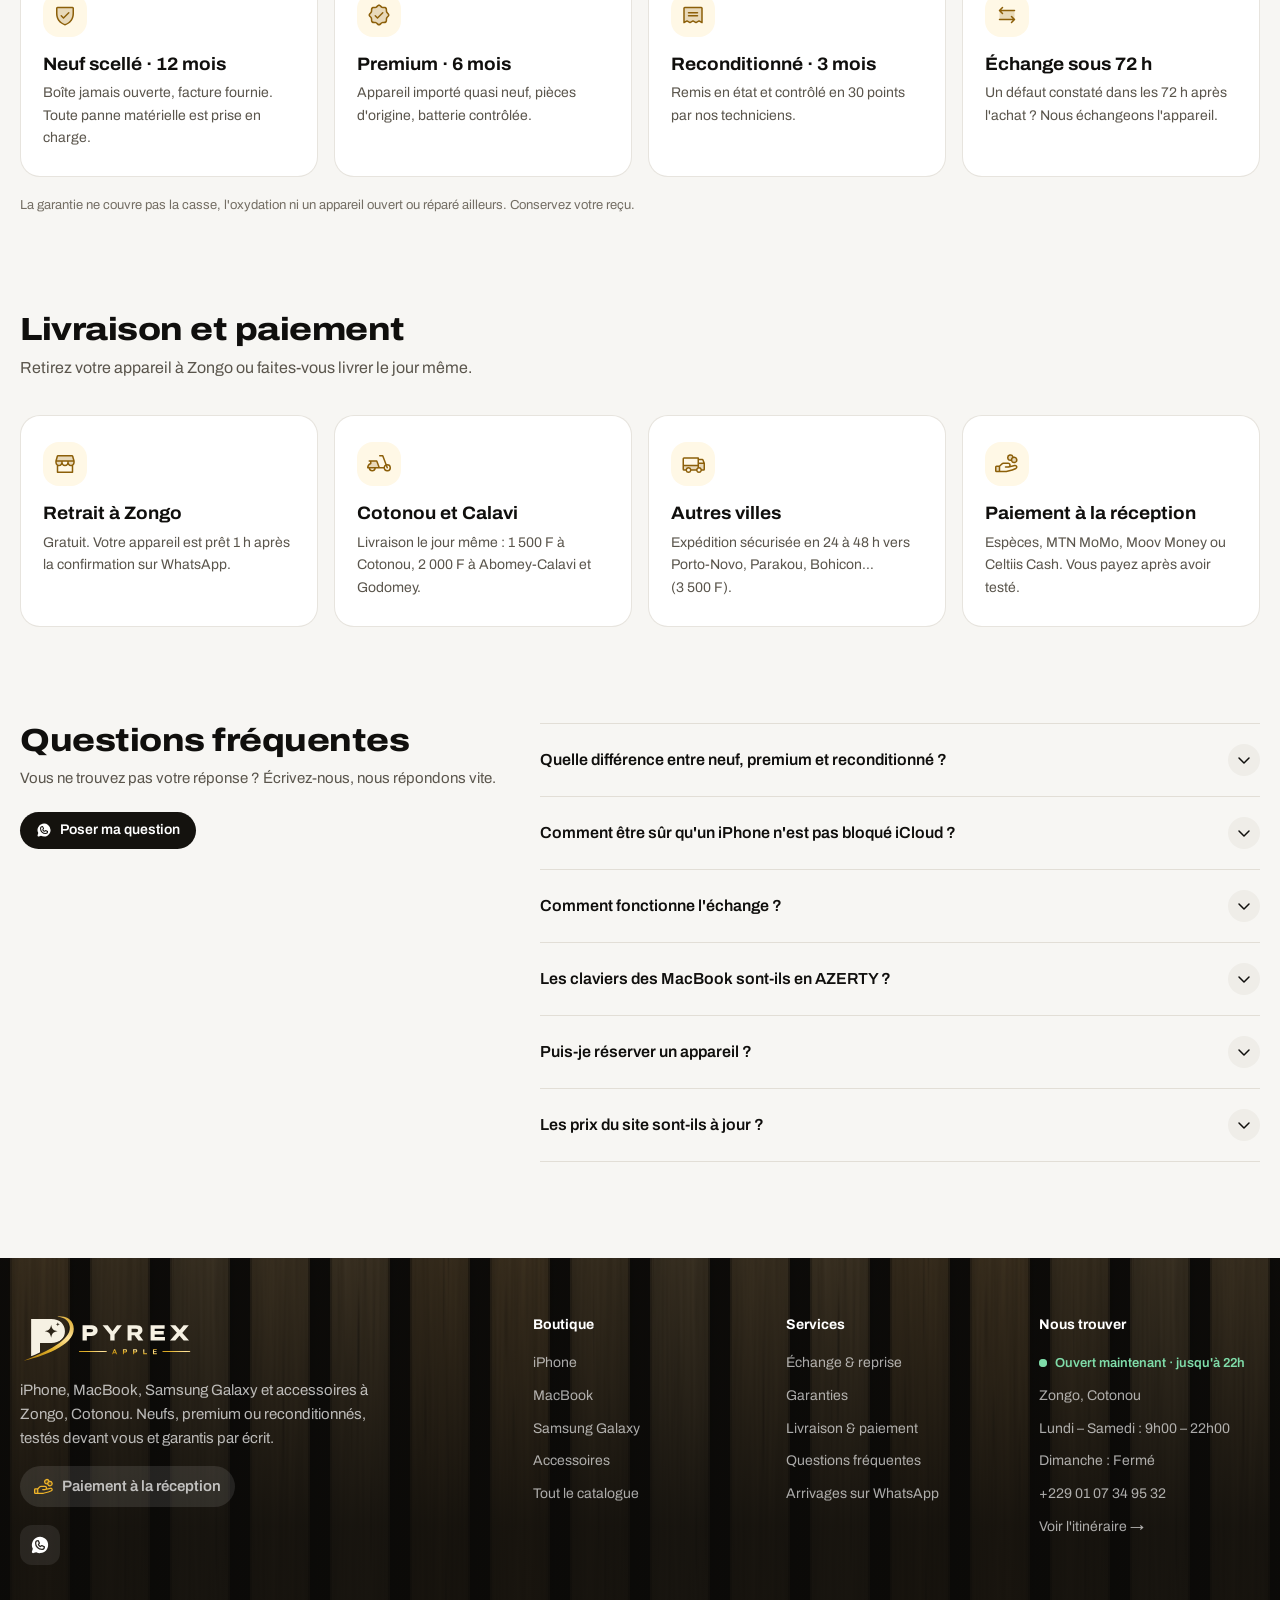
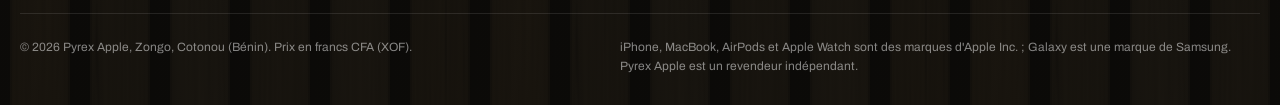
<file: contact.html>
<!DOCTYPE html>
<html lang="fr">
<head>
  <meta charset="UTF-8" />
  <meta name="viewport" content="width=device-width, initial-scale=1.0, viewport-fit=cover" />
  <meta name="theme-color" content="#14120e" />
  <link rel="icon" href="favicon.svg" type="image/svg+xml" />
  <link rel="apple-touch-icon" href="apple-touch-icon.png" />
  <link rel="manifest" href="site.webmanifest" />
  <link rel="preconnect" href="https://fonts.googleapis.com" />
  <link rel="preconnect" href="https://fonts.gstatic.com" crossorigin />
  <link href="https://fonts.googleapis.com/css2?family=Archivo:wdth,wght@62..125,400..900&display=swap" rel="stylesheet" />
  <link rel="stylesheet" href="assets/css/style.css" />
  <meta property="og:site_name" content="Pyrex Apple" />
  <meta property="og:locale" content="fr_FR" />
  <meta property="og:image" content="assets/img/og-image.jpg" />
  <meta name="twitter:card" content="summary_large_image" />
  <title>Nous trouver — Pyrex Apple, Zongo Cotonou</title>
  <meta name="description" content="Comment trouver Pyrex Apple à Zongo, Cotonou : itinéraire depuis l'agence STM et Étoile Rouge, horaires, téléphone, garanties, livraison et questions fréquentes." />
  <meta property="og:title" content="Trouver la boutique Pyrex Apple à Zongo" />
</head>
<body data-page="contact">
  <div id="site-header"></div>

  <div class="container banner-wrap">
    <header class="banner">
      <span class="wood wood--right" aria-hidden="true"></span><span class="glow" aria-hidden="true"></span>
      <nav class="crumbs" aria-label="Fil d'Ariane"><a href="index.html">Accueil</a><span aria-hidden="true">/</span><span>Nous trouver</span></nav>
      <h1>Passez nous voir à Zongo</h1>
      <p>Une question sur un appareil, une commande ou un échange ? Écrivez-nous sur WhatsApp, appelez-nous ou passez directement à la boutique.</p>
      <div class="banner__chips">
        <a class="chip chip--dark" data-wa="Bonjour Pyrex Apple !"><svg class="ico" viewBox="0 0 24 24"><use href="#i-wa"/></svg>Écrire sur WhatsApp</a>
        <a class="chip chip--dark" data-phone-chip href="tel:+2290107349532"><svg class="ico" viewBox="0 0 24 24"><use href="#i-phone"/></svg>Appeler</a>
        <a class="chip chip--dark" data-maps-link><svg class="ico" viewBox="0 0 24 24"><use href="#i-pin"/></svg>Ouvrir dans Google Maps</a>
      </div>
    </header>
  </div>

  <main id="contenu">
    <section class="container section--sm" id="itineraire" style="padding-top:28px">
      <div class="visit">
        <div class="panel visit__card">
          <h2>Pyrex Apple, Zongo</h2>
          <p>À deux pas de l'agence STM, en venant d'Étoile Rouge.</p>
          <ul class="info">
            <li><span class="ibox"><svg class="ico" viewBox="0 0 24 24"><use href="#i-pin"/></svg></span><div><small>Itinéraire</small><ol data-directions></ol></div></li>
            <li><span class="ibox"><svg class="ico" viewBox="0 0 24 24"><use href="#i-clock"/></svg></span><div><small>Horaires</small><span class="status" data-status></span><table class="hours" data-hours></table></div></li>
            <li><span class="ibox"><svg class="ico" viewBox="0 0 24 24"><use href="#i-phone"/></svg></span><div><small>Téléphone et WhatsApp</small><a data-phone></a><button class="copy" type="button" data-copy-phone><svg class="ico" viewBox="0 0 24 24"><use href="#i-copy"/></svg>Copier</button></div></li>
          </ul>
          <div class="visit__actions">
            <a class="btn btn--wa btn--pill" data-wa="Bonjour Pyrex Apple !"><svg class="ico" viewBox="0 0 24 24"><use href="#i-wa"/></svg> Écrire sur WhatsApp</a>
            <a class="btn btn--dark btn--pill" data-maps-link><svg class="ico" viewBox="0 0 24 24"><use href="#i-pin"/></svg> Ouvrir dans Google Maps</a>
          </div>
        </div>
        <figure class="visit__photo">
          <img src="assets/img/boutique-enseigne.webp" alt="Enseigne « Welcome to Pyrex Apple » sur le mur en bois de la boutique" width="1079" height="990">
          <span class="status" data-status></span>
          <figcaption><strong>L'enseigne à l'entrée</strong>Zongo, Cotonou</figcaption>
        </figure>
      </div>
      <div class="map" style="margin-top:20px"><iframe data-map title="Pyrex Apple sur Google Maps" loading="lazy" referrerpolicy="no-referrer-when-downgrade"></iframe></div>
    </section>

    <section class="container section" id="garanties">
      <div class="shead"><div><h2>Ce que couvre la garantie</h2><p>Une garantie écrite, avec reçu, quel que soit l'état de l'appareil.</p></div></div>
      <div class="perks" data-reveal>
        <article class="panel perk"><span class="ibox"><svg class="ico" viewBox="0 0 24 24"><use href="#i-d-shield"/></svg></span><h3>Neuf scellé · 12 mois</h3><p>Boîte jamais ouverte, facture fournie. Toute panne matérielle est prise en charge.</p></article>
        <article class="panel perk"><span class="ibox"><svg class="ico" viewBox="0 0 24 24"><use href="#i-d-seal"/></svg></span><h3>Premium · 6 mois</h3><p>Appareil importé quasi neuf, pièces d'origine, batterie contrôlée.</p></article>
        <article class="panel perk"><span class="ibox"><svg class="ico" viewBox="0 0 24 24"><use href="#i-d-receipt"/></svg></span><h3>Reconditionné · 3 mois</h3><p>Remis en état et contrôlé en 30 points par nos techniciens.</p></article>
        <article class="panel perk"><span class="ibox"><svg class="ico" viewBox="0 0 24 24"><use href="#i-d-swap"/></svg></span><h3>Échange sous 72 h</h3><p>Un défaut constaté dans les 72 h après l'achat ? Nous échangeons l'appareil.</p></article>
      </div>
      <p class="note">La garantie ne couvre pas la casse, l'oxydation ni un appareil ouvert ou réparé ailleurs. Conservez votre reçu.</p>
    </section>

    <section class="container section" id="livraison">
      <div class="shead"><div><h2>Livraison et paiement</h2><p>Retirez votre appareil à Zongo ou faites-vous livrer le jour même.</p></div></div>
      <div class="perks" data-reveal>
        <article class="panel perk"><span class="ibox"><svg class="ico" viewBox="0 0 24 24"><use href="#i-d-store"/></svg></span><h3>Retrait à Zongo</h3><p>Gratuit. Votre appareil est prêt 1 h après la confirmation sur WhatsApp.</p></article>
        <article class="panel perk"><span class="ibox"><svg class="ico" viewBox="0 0 24 24"><use href="#i-d-moped"/></svg></span><h3>Cotonou et Calavi</h3><p>Livraison le jour même : 1&nbsp;500&nbsp;F à Cotonou, 2&nbsp;000&nbsp;F à Abomey-Calavi et Godomey.</p></article>
        <article class="panel perk"><span class="ibox"><svg class="ico" viewBox="0 0 24 24"><use href="#i-d-truck"/></svg></span><h3>Autres villes</h3><p>Expédition sécurisée en 24 à 48 h vers Porto-Novo, Parakou, Bohicon… (3&nbsp;500&nbsp;F).</p></article>
        <article class="panel perk"><span class="ibox"><svg class="ico" viewBox="0 0 24 24"><use href="#i-d-coins"/></svg></span><h3>Paiement à la réception</h3><p>Espèces, MTN MoMo, Moov Money ou Celtiis Cash. Vous payez après avoir testé.</p></article>
      </div>
    </section>

    <section class="container section" id="faq">
      <div class="faq">
        <div>
          <h2>Questions fréquentes</h2>
          <p>Vous ne trouvez pas votre réponse ? Écrivez-nous, nous répondons vite.</p>
          <a class="btn btn--dark btn--pill" data-wa="Bonjour Pyrex Apple, j'ai une question :"><svg class="ico" viewBox="0 0 24 24"><use href="#i-wa"/></svg> Poser ma question</a>
        </div>
        <div class="accordion">
          <details><summary>Quelle différence entre neuf, premium et reconditionné ?<span><svg class="ico" viewBox="0 0 24 24"><use href="#i-cd"/></svg></span></summary><p>Le neuf est scellé, jamais activé, garanti 12 mois. Le premium est un appareil importé en état quasi neuf, sans réparation, garanti 6 mois. Le reconditionné a été remis en état par nos techniciens (batterie ou coque changée si besoin) et est garanti 3 mois. Les trois passent les mêmes 30 contrôles.</p></details>
          <details><summary>Comment être sûr qu'un iPhone n'est pas bloqué iCloud ?<span><svg class="ico" viewBox="0 0 24 24"><use href="#i-cd"/></svg></span></summary><p>Tous nos iPhone sont vérifiés avant la vente. À la boutique, nous réinitialisons l'appareil devant vous et vous l'activez avec votre propre identifiant Apple avant de payer.</p></details>
          <details><summary>Comment fonctionne l'échange ?<span><svg class="ico" viewBox="0 0 24 24"><use href="#i-cd"/></svg></span></summary><p>Estimez votre appareil sur la page Échange et envoyez la demande sur WhatsApp. À la boutique, nous le contrôlons, fixons le prix final, transférons vos données et vous ne payez que la différence.</p></details>
          <details><summary>Les claviers des MacBook sont-ils en AZERTY ?<span><svg class="ico" viewBox="0 0 24 24"><use href="#i-cd"/></svg></span></summary><p>Cela dépend de l'arrivage : nous avons des modèles AZERTY et QWERTY. Précisez votre préférence dans la note de commande, nous vous confirmons sur WhatsApp.</p></details>
          <details><summary>Puis-je réserver un appareil ?<span><svg class="ico" viewBox="0 0 24 24"><use href="#i-cd"/></svg></span></summary><p>Oui. Envoyez-nous le modèle sur WhatsApp, nous le gardons 24 h. Un acompte peut être demandé pour les modèles très demandés.</p></details>
          <details><summary>Les prix du site sont-ils à jour ?<span><svg class="ico" viewBox="0 0 24 24"><use href="#i-cd"/></svg></span></summary><p>Les prix sont mis à jour régulièrement mais peuvent bouger selon les arrivages. Le prix confirmé sur WhatsApp est celui qui s'applique.</p></details>
        </div>
      </div>
    </section>
  </main>

  <div id="site-footer"></div>
  <script src="assets/js/products.js"></script>
  <script src="assets/js/app.js"></script>
</body>
</html>
</file>
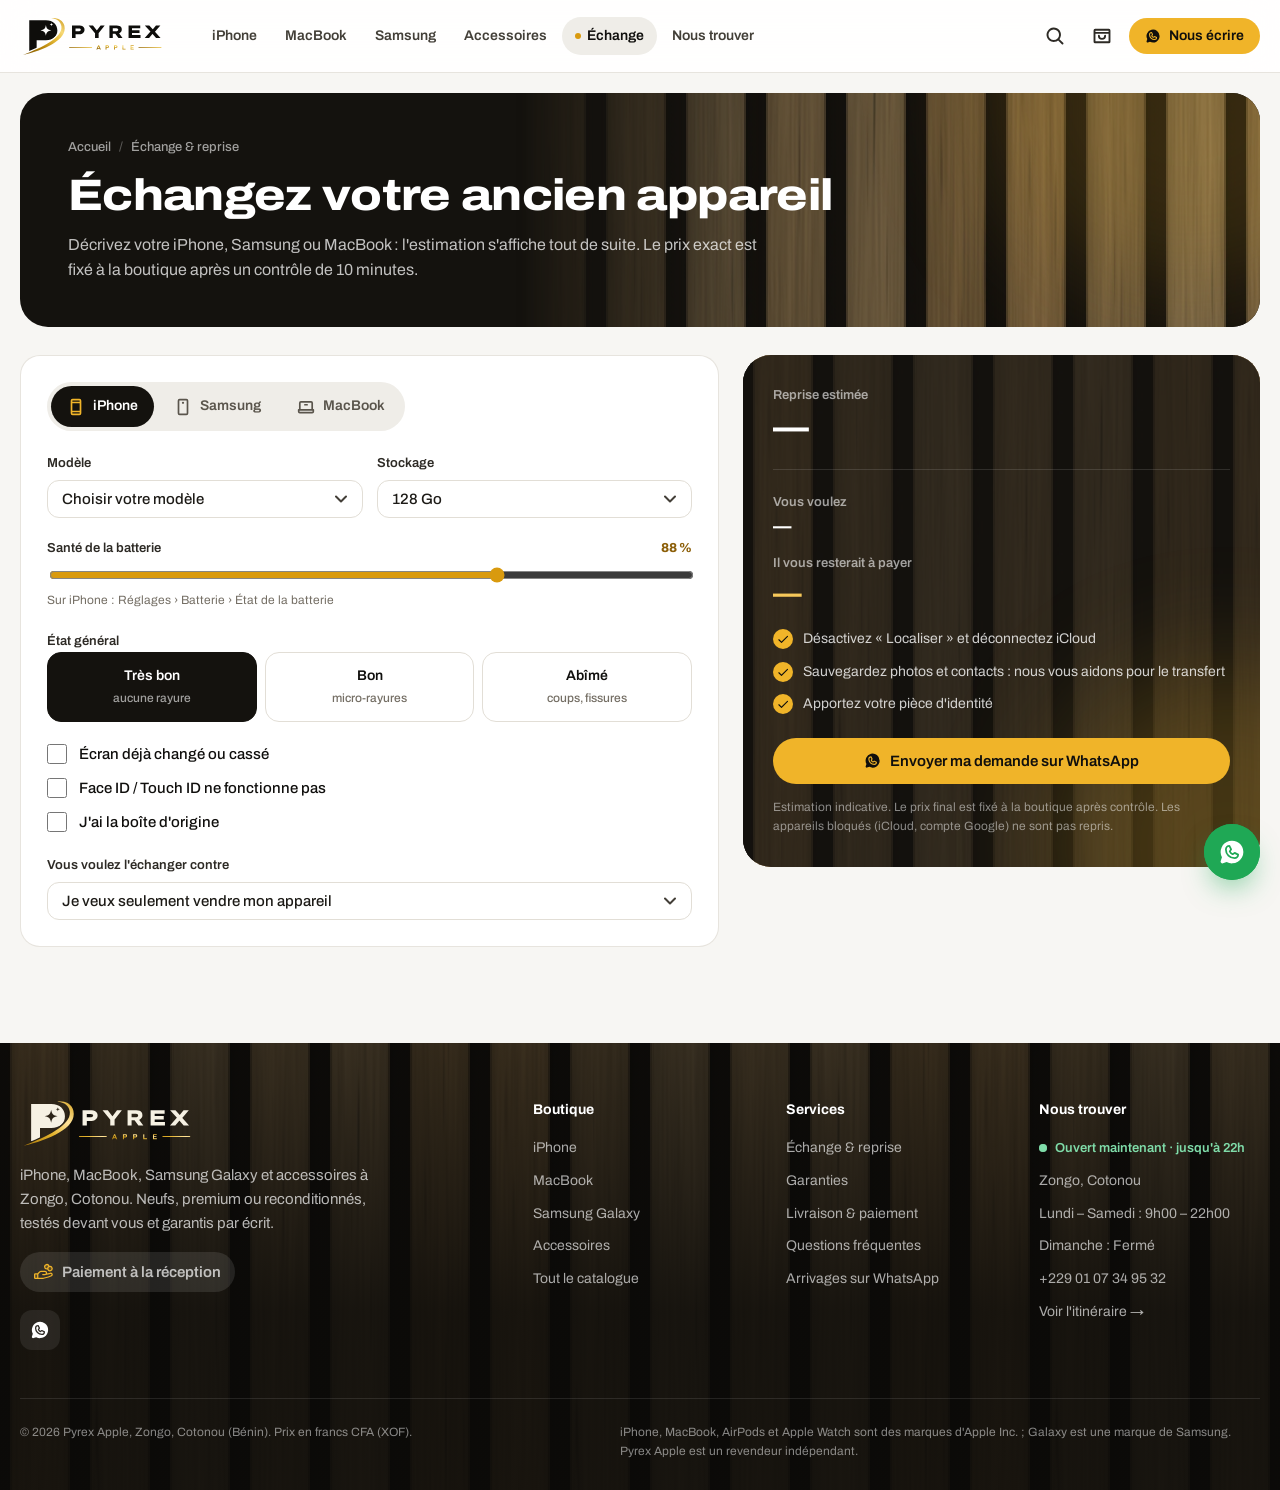
<file: echange.html>
<!DOCTYPE html>
<html lang="fr">
<head>
  <meta charset="UTF-8" />
  <meta name="viewport" content="width=device-width, initial-scale=1.0, viewport-fit=cover" />
  <meta name="theme-color" content="#14120e" />
  <link rel="icon" href="favicon.svg" type="image/svg+xml" />
  <link rel="apple-touch-icon" href="apple-touch-icon.png" />
  <link rel="manifest" href="site.webmanifest" />
  <link rel="preconnect" href="https://fonts.googleapis.com" />
  <link rel="preconnect" href="https://fonts.gstatic.com" crossorigin />
  <link href="https://fonts.googleapis.com/css2?family=Archivo:wdth,wght@62..125,400..900&display=swap" rel="stylesheet" />
  <link rel="stylesheet" href="assets/css/style.css" />
  <meta property="og:site_name" content="Pyrex Apple" />
  <meta property="og:locale" content="fr_FR" />
  <meta property="og:image" content="assets/img/og-image.jpg" />
  <meta name="twitter:card" content="summary_large_image" />
  <title>Échange & reprise — Pyrex Apple, Zongo Cotonou</title>
  <meta name="description" content="Estimez la valeur de reprise de votre iPhone, Samsung ou MacBook en 30 secondes et échangez-le contre un appareil plus récent chez Pyrex Apple, Zongo, Cotonou." />
  <meta property="og:title" content="Échangez votre ancien téléphone chez Pyrex Apple" />
</head>
<body data-page="trade">
  <div id="site-header"></div>

  <div class="container banner-wrap">
    <header class="banner">
      <span class="wood wood--right" aria-hidden="true"></span><span class="glow" aria-hidden="true"></span>
      <nav class="crumbs" aria-label="Fil d'Ariane"><a href="index.html">Accueil</a><span aria-hidden="true">/</span><span>Échange & reprise</span></nav>
      <h1>Échangez votre ancien appareil</h1>
      <p>Décrivez votre iPhone, Samsung ou MacBook : l'estimation s'affiche tout de suite. Le prix exact est fixé à la boutique après un contrôle de 10 minutes.</p>
    </header>
  </div>

  <main class="container" id="contenu">
    <div class="trade">
      <form class="panel card-box" id="tradeForm" novalidate>
        <div class="tabs-pill" id="famTabs" role="tablist" aria-label="Type d'appareil">
          <button type="button" class="is-active" data-fam="iPhone" role="tab" aria-selected="true"><svg class="ico" viewBox="0 0 24 24"><use href="#i-mobile"/></svg>iPhone</button>
          <button type="button" data-fam="Samsung" role="tab" aria-selected="false"><svg class="ico" viewBox="0 0 24 24"><use href="#i-android"/></svg>Samsung</button>
          <button type="button" data-fam="MacBook" role="tab" aria-selected="false"><svg class="ico" viewBox="0 0 24 24"><use href="#i-laptop"/></svg>MacBook</button>
        </div>
        <div style="display:grid;gap:20px">
          <div class="form-grid">
            <label class="field"><span>Modèle</span><select class="select" id="tModel" required></select></label>
            <label class="field"><span id="tStorageLabel">Stockage</span><select class="select" id="tStorage"></select></label>
          </div>
          <label class="field"><span>Santé de la batterie <output id="tBattOut">88 %</output></span><input type="range" id="tBatt" min="60" max="100" value="88"><small class="hint">Sur iPhone : Réglages › Batterie › État de la batterie</small></label>
          <fieldset class="field">
            <legend>État général</legend>
            <div class="seg">
              <label><input type="radio" name="cond" value="1" data-label="Très bon" checked><span>Très bon<small>aucune rayure</small></span></label>
              <label><input type="radio" name="cond" value="0.85" data-label="Bon"><span>Bon<small>micro-rayures</small></span></label>
              <label><input type="radio" name="cond" value="0.65" data-label="Abîmé"><span>Abîmé<small>coups, fissures</small></span></label>
            </div>
          </fieldset>
          <div class="checks">
            <label class="check"><input type="checkbox" id="tScreen"><span>Écran déjà changé ou cassé</span></label>
            <label class="check"><input type="checkbox" id="tFace"><span id="tFaceLabel">Face ID / Touch ID ne fonctionne pas</span></label>
            <label class="check"><input type="checkbox" id="tAcc"><span id="tAccLabel">J'ai la boîte d'origine</span></label>
          </div>
          <label class="field"><span>Vous voulez l'échanger contre</span><select class="select" id="tWant"></select></label>
          <p class="form-error" id="tradeError" hidden style="margin-top:0">Choisissez d'abord le modèle de votre appareil.</p>
        </div>
      </form>

      <aside class="est" id="est" aria-live="polite">
        <span class="wood" aria-hidden="true"></span><span class="glow" aria-hidden="true"></span>
        <span class="est__k">Reprise estimée</span>
        <strong class="est__v" id="estVal">—</strong>
        <hr>
        <span class="est__k">Vous voulez</span>
        <strong class="est__v est__v--name" id="estWantName">—</strong>
        <span class="est__k" style="margin-top:16px">Il vous resterait à payer</span>
        <strong class="est__v est__v--gold" id="estDiff">—</strong>
        <ul>
          <li><span><svg class="ico" viewBox="0 0 24 24"><use href="#i-check"/></svg></span><span id="tAccountTip">Désactivez « Localiser » et déconnectez iCloud</span></li>
          <li><span><svg class="ico" viewBox="0 0 24 24"><use href="#i-check"/></svg></span>Sauvegardez photos et contacts : nous vous aidons pour le transfert</li>
          <li><span><svg class="ico" viewBox="0 0 24 24"><use href="#i-check"/></svg></span>Apportez votre pièce d'identité</li>
        </ul>
        <button type="submit" form="tradeForm" class="btn btn--primary btn--block btn--lg btn--pill"><svg class="ico" viewBox="0 0 24 24"><use href="#i-wa"/></svg> Envoyer ma demande sur WhatsApp</button>
        <a id="tradeSend" hidden target="_blank" rel="noopener">WhatsApp</a>
        <small>Estimation indicative. Le prix final est fixé à la boutique après contrôle. Les appareils bloqués (iCloud, compte Google) ne sont pas repris.</small>
      </aside>
    </div>
  </main>

  <div id="site-footer"></div>
  <script src="assets/js/products.js"></script>
  <script src="assets/js/app.js"></script>
</body>
</html>
</file>
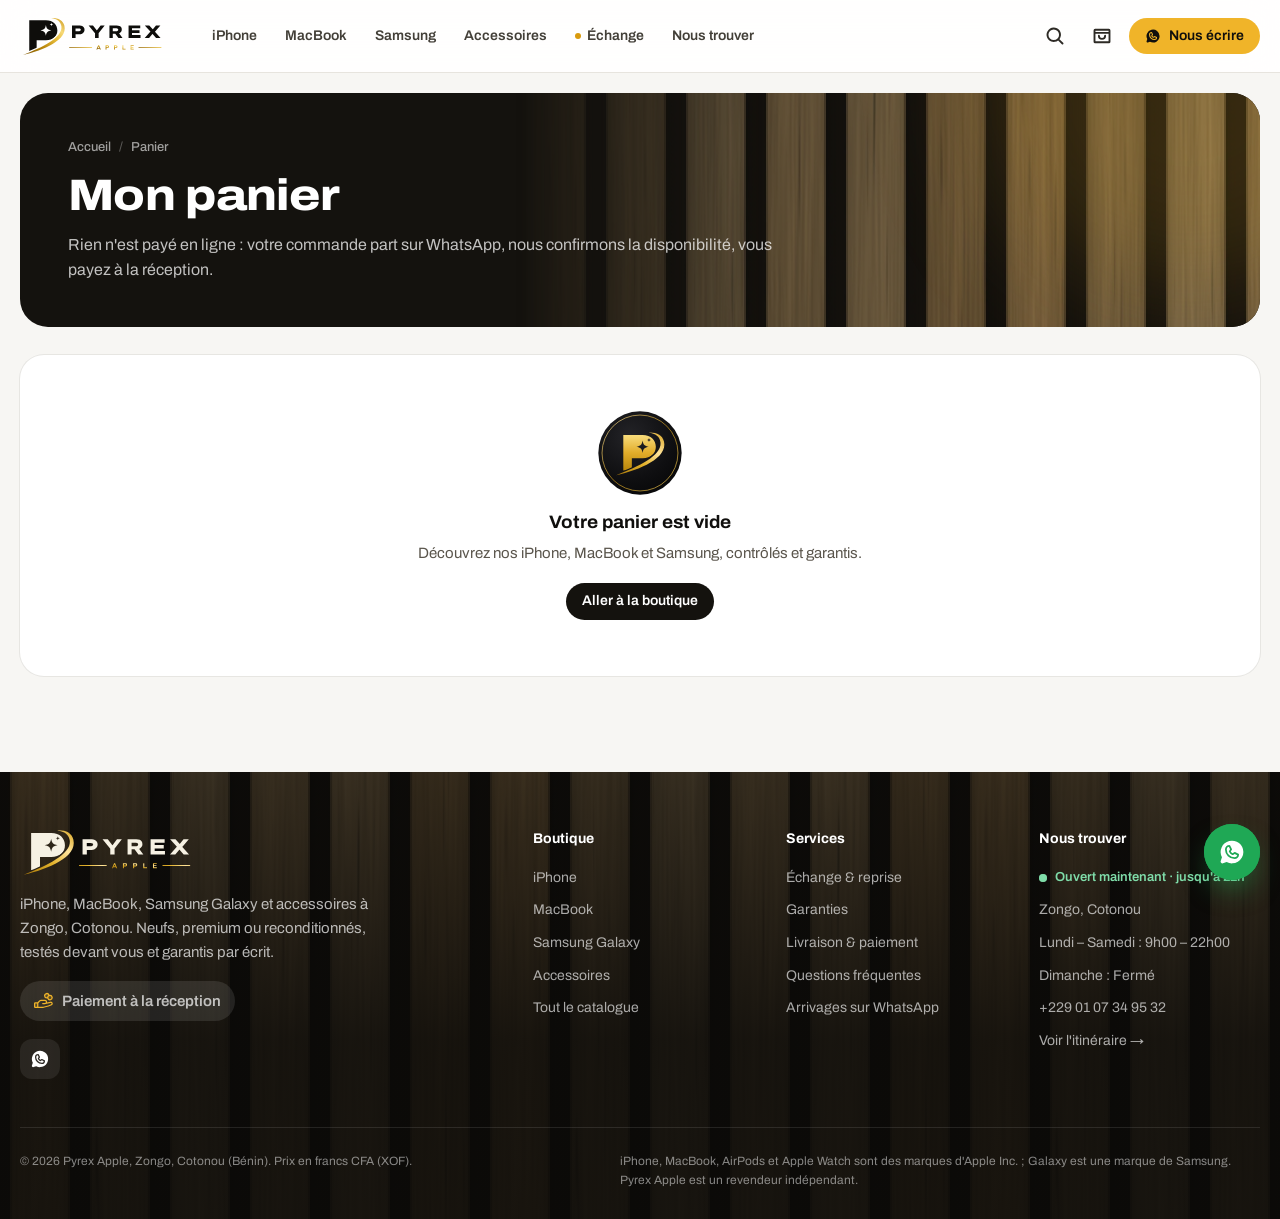
<file: panier.html>
<!DOCTYPE html>
<html lang="fr">
<head>
  <meta charset="UTF-8" />
  <meta name="viewport" content="width=device-width, initial-scale=1.0, viewport-fit=cover" />
  <meta name="theme-color" content="#14120e" />
  <link rel="icon" href="favicon.svg" type="image/svg+xml" />
  <link rel="apple-touch-icon" href="apple-touch-icon.png" />
  <link rel="manifest" href="site.webmanifest" />
  <link rel="preconnect" href="https://fonts.googleapis.com" />
  <link rel="preconnect" href="https://fonts.gstatic.com" crossorigin />
  <link href="https://fonts.googleapis.com/css2?family=Archivo:wdth,wght@62..125,400..900&display=swap" rel="stylesheet" />
  <link rel="stylesheet" href="assets/css/style.css" />
  <meta property="og:site_name" content="Pyrex Apple" />
  <meta property="og:locale" content="fr_FR" />
  <meta property="og:image" content="assets/img/og-image.jpg" />
  <meta name="twitter:card" content="summary_large_image" />
  <title>Mon panier — Pyrex Apple</title>
  <meta name="description" content="Finalisez votre commande Pyrex Apple et envoyez-la sur WhatsApp." />
  <meta name="robots" content="noindex" />
</head>
<body data-page="cart">
  <div id="site-header"></div>

  <div class="container banner-wrap">
    <header class="banner">
      <span class="wood wood--right" aria-hidden="true"></span><span class="glow" aria-hidden="true"></span>
      <nav class="crumbs" aria-label="Fil d'Ariane"><a href="index.html">Accueil</a><span aria-hidden="true">/</span><span>Panier</span></nav>
      <h1>Mon panier</h1>
      <p>Rien n'est payé en ligne : votre commande part sur WhatsApp, nous confirmons la disponibilité, vous payez à la réception.</p>
    </header>
  </div>

  <main class="container" id="contenu">
    <div class="empty" id="cartEmpty" hidden style="margin-top:28px">
      <img src="assets/img/brand/logo-badge-symbole.svg" alt="" width="84" height="84" style="margin:0 auto 16px">
      <h3>Votre panier est vide</h3>
      <p>Découvrez nos iPhone, MacBook et Samsung, contrôlés et garantis.</p>
      <a class="btn btn--dark btn--pill" href="boutique.html">Aller à la boutique</a>
    </div>

    <form class="cart" id="cartFull" hidden novalidate>
      <div>
        <div class="panel card-box"><h2><span>1</span> Mes articles</h2><div id="cartLines"></div></div>
        <div class="panel card-box"><h2><span>2</span> Livraison</h2><div class="delivery" id="deliveryOpts"></div></div>
        <div class="panel card-box">
          <h2><span>3</span> Mes coordonnées</h2>
          <div class="form-grid">
            <label class="field"><span>Nom et prénom</span><input class="input" id="cName" autocomplete="name" required></label>
            <label class="field"><span>Paiement</span>
              <select class="select" id="cPay"><option>Espèces à la réception</option><option>MTN Mobile Money</option><option>Moov Money</option><option>Celtiis Cash</option></select>
            </label>
            <label class="field field--full" id="addrField"><span>Adresse de livraison <em>quartier et repère</em></span><input class="input" id="cAddr" autocomplete="street-address" placeholder="Ex. Fidjrossè, près de la pharmacie…"></label>
            <label class="field field--full"><span>Note <em>facultatif</em></span><textarea id="cNote" placeholder="Couleur souhaitée, créneau de livraison, clavier AZERTY…"></textarea></label>
          </div>
          <p class="form-error" id="formError" hidden>Indiquez votre nom (et votre adresse pour une livraison) pour envoyer la commande.</p>
        </div>
      </div>

      <aside class="panel card-box summary">
        <h2>Récapitulatif</h2>
        <div class="summary__row"><span>Articles (<span id="sumCount">0</span>)</span><strong id="sumSub"></strong></div>
        <div class="summary__row"><span>Livraison</span><strong id="sumShip"></strong></div>
        <div class="summary__total"><span>Total</span><strong id="sumTotal"></strong></div>
        <button class="btn btn--wa btn--lg btn--pill btn--block" type="submit"><svg class="ico" viewBox="0 0 24 24"><use href="#i-wa"/></svg> Envoyer ma commande</button>
        <a class="btn btn--quiet btn--block" id="waSend" hidden target="_blank" rel="noopener">WhatsApp ne s'est pas ouvert ? Appuyez ici</a>
        <a href="boutique.html" class="btn btn--ghost btn--pill btn--block">Continuer mes achats</a>
        <div class="summary__note"><span><svg class="ico" viewBox="0 0 24 24"><use href="#i-d-coins"/></svg></span><p><b>Vous payez après avoir testé</b> votre appareil, en boutique ou à la livraison.</p></div>
        <div class="pay"><span>Espèces</span><span>MTN MoMo</span><span>Moov Money</span><span>Celtiis Cash</span></div>
      </aside>
    </form>
  </main>

  <div id="site-footer"></div>
  <script src="assets/js/products.js"></script>
  <script src="assets/js/app.js"></script>
</body>
</html>
</file>
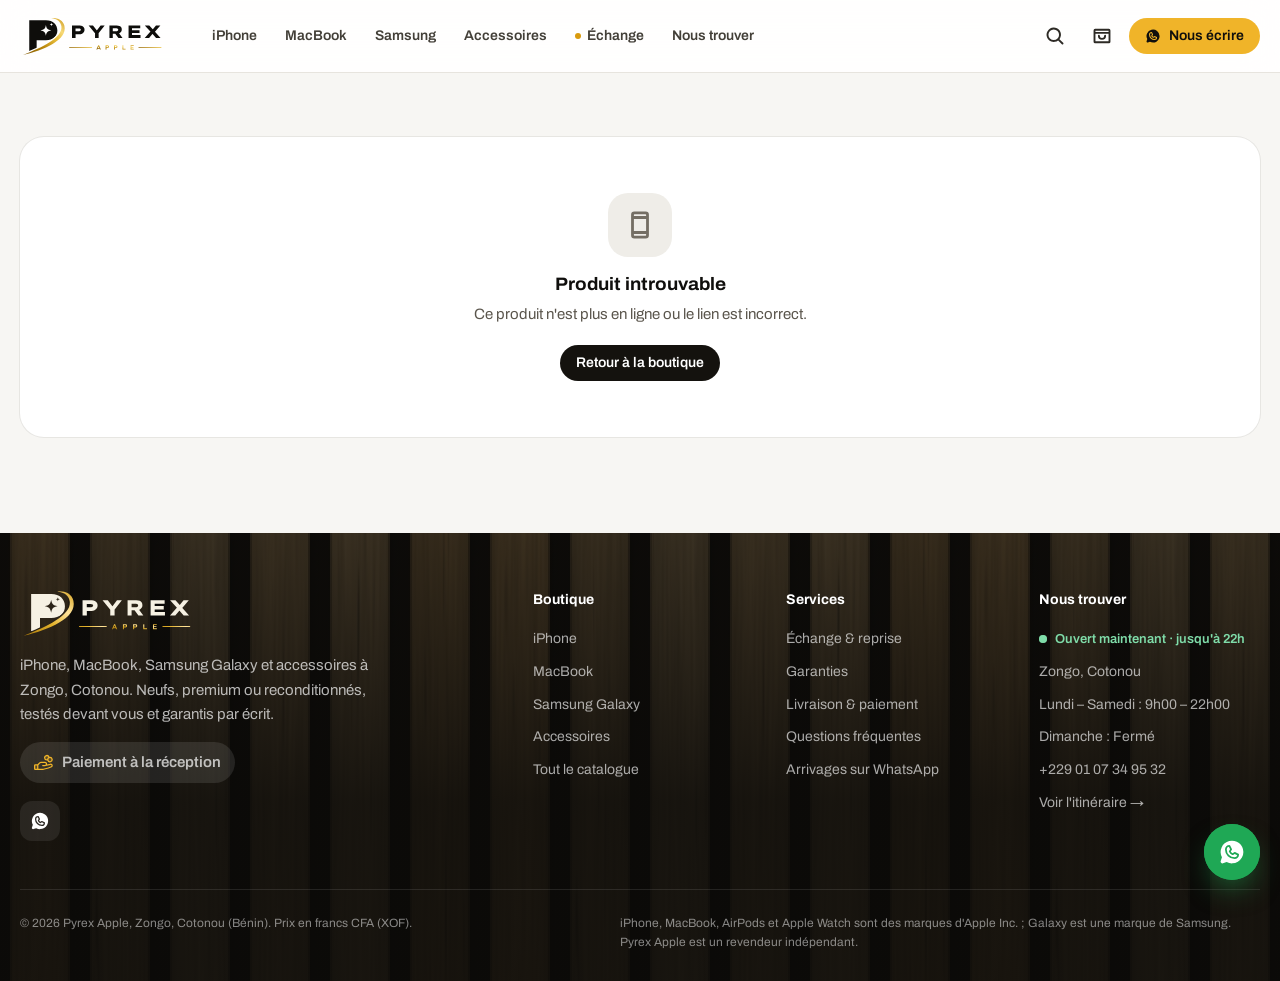
<file: produit.html>
<!DOCTYPE html>
<html lang="fr">
<head>
  <meta charset="UTF-8" />
  <meta name="viewport" content="width=device-width, initial-scale=1.0, viewport-fit=cover" />
  <meta name="theme-color" content="#14120e" />
  <link rel="icon" href="favicon.svg" type="image/svg+xml" />
  <link rel="apple-touch-icon" href="apple-touch-icon.png" />
  <link rel="manifest" href="site.webmanifest" />
  <link rel="preconnect" href="https://fonts.googleapis.com" />
  <link rel="preconnect" href="https://fonts.gstatic.com" crossorigin />
  <link href="https://fonts.googleapis.com/css2?family=Archivo:wdth,wght@62..125,400..900&display=swap" rel="stylesheet" />
  <link rel="stylesheet" href="assets/css/style.css" />
  <meta property="og:site_name" content="Pyrex Apple" />
  <meta property="og:locale" content="fr_FR" />
  <meta property="og:image" content="assets/img/og-image.jpg" />
  <meta name="twitter:card" content="summary_large_image" />
  <title>Produit — Pyrex Apple, Zongo Cotonou</title>
  <meta name="description" content="Fiche produit Pyrex Apple, Zongo, Cotonou." />
</head>
<body data-page="product">
  <div id="site-header"></div>

  <main class="container" id="contenu" style="padding-top:24px">
    <div id="productRoot"></div>

    <section class="section" id="similarWrap">
      <div class="shead">
        <div><h2>Vous aimerez aussi</h2><p>Dans le même rayon, à un prix proche.</p></div>
        <a class="link-arrow" id="similarLink" href="boutique.html">Voir tout le rayon <svg class="ico" viewBox="0 0 24 24"><use href="#i-arrow"/></svg></a>
      </div>
      <div class="grid grid--4" id="similar"></div>
    </section>
  </main>

  <div id="site-footer"></div>
  <script src="assets/js/products.js"></script>
  <script src="assets/js/app.js"></script>
</body>
</html>
</file>
<file: assets/css/style.css>
/* =============================================================
   PYREX APPLE — design system
   Même grammaire visuelle qu'Aximɛ : une seule police (Archivo,
   élargie pour les titres), un sombre de marque, un accent vif
   pour les actions, des neutres teintés et un motif de fond.
   Ici : noir onyx (l'enseigne), or (les actions), neutres sable.
   Le motif de fond reprend le mur de tasseaux en bois de la boutique.
   ============================================================= */
:root {
  /* Noir de l'enseigne : la marque, les sections fortes */
  --onyx-950: #0b0a08;
  --onyx-900: #14120e;
  --onyx-800: #1d1a15;
  --onyx-700: #2a261f;
  --onyx-600: #3a342b;
  /* Or : les actions principales et ce qui est « en direct » */
  --or-50: #fff8e6;
  --or-100: #fdedc4;
  --or-200: #fadb8a;
  --or-300: #f6c85a;
  --or-400: #f0b429;
  --or-500: #d99a0e;
  --or-600: #b47c08;
  --or-700: #8c5f09;
  --or-800: #6e4a0d;
  /* Neutres légèrement teintés de sable */
  --ink-50: #f7f6f3;
  --ink-100: #efede8;
  --ink-200: #e2ded6;
  --ink-300: #c8c2b7;
  --ink-400: #9b958a;
  --ink-500: #746e64;
  --ink-600: #5a554c;
  --ink-700: #433f38;
  --ink-800: #2d2a25;
  --ink-900: #1d1b17;
  --ink-950: #100f0d;
  --ok-50: #eaf6ef;
  --ok-100: #d3eddd;
  --ok-500: #1f8a5b;
  --ok-700: #136640;
  --wa: #1fa855;
  --wa-700: #168a44;
  --danger: #c8372d;

  --font: "Archivo", system-ui, -apple-system, "Segoe UI", sans-serif;
  --float: 0 18px 40px -12px rgb(20 18 14 / .28), 0 4px 10px -4px rgb(20 18 14 / .12);
  --lift: 0 10px 24px -14px rgb(20 18 14 / .35);
  --ring: 0 0 0 1px rgb(16 15 13 / .07);
  --ease: cubic-bezier(.2, .8, .2, 1);
  --header-h: 72px;
  /* Mur de tasseaux en bois de la boutique (assets/img/bois-tasseaux.webp) */
  --wood: url("../img/bois-tasseaux.webp");
}

*, *::before, *::after { box-sizing: border-box; }
[hidden] { display: none !important; }
html { scroll-behavior: smooth; scroll-padding-top: calc(var(--header-h) + 24px); -webkit-text-size-adjust: 100%; -webkit-font-smoothing: antialiased; -moz-osx-font-smoothing: grayscale; text-rendering: optimizeLegibility; }
body { margin: 0; font: 400 15px/1.62 var(--font); color: var(--ink-950); background: var(--ink-50); overflow-x: hidden; }
/* Safari sur iPhone ignore souvent overflow-x sur body seul : on coupe aussi sur html (clip ne casse pas l'en-tête collant) */
@supports (overflow: clip) { html, body { overflow-x: clip; } }
body.no-scroll { overflow: hidden; }
img { max-width: 100%; height: auto; display: block; }
a { color: inherit; }
button, input, select, textarea { font: inherit; color: inherit; }
h1, h2, h3, h4 { font-family: var(--font); margin: 0; text-wrap: balance; }
p { margin: 0; }
::selection { background: var(--or-300); color: var(--ink-950); }
:focus-visible { outline: 2px solid var(--or-500); outline-offset: 3px; border-radius: 8px; }
.container { width: min(1240px, 100% - 32px); margin-inline: auto; }
.ico { width: 1.25em; height: 1.25em; flex-shrink: 0; fill: currentColor; }
.muted { color: var(--ink-500); }
.sr-only { position: absolute; width: 1px; height: 1px; overflow: hidden; clip: rect(0 0 0 0); white-space: nowrap; }
.skip { position: fixed; left: 16px; top: -60px; z-index: 300; background: var(--or-400); color: var(--ink-950); font-weight: 700; padding: 10px 16px; border-radius: 12px; text-decoration: none; transition: top .2s; }
.skip:focus { top: 16px; }

/* ---------------- Typographie : la largeur d'Archivo porte la personnalité ---------------- */
.t-hero { font-weight: 800; font-stretch: 125%; letter-spacing: -.02em; font-size: clamp(2.25rem, 4.2vw, 3.5rem); line-height: .98; }
.t-h1, h1 { font-weight: 800; font-stretch: 115%; letter-spacing: -.015em; font-size: clamp(1.75rem, 3.4vw, 2.5rem); line-height: 1.08; }
.t-h2, h2 { font-weight: 800; font-stretch: 115%; letter-spacing: -.015em; font-size: clamp(1.5rem, 2.6vw, 2rem); line-height: 1.1; }
.t-h3, h3 { font-weight: 700; font-stretch: 105%; font-size: 1.125rem; line-height: 1.3; }
.num { font-weight: 800; font-stretch: 110%; letter-spacing: -.01em; font-variant-numeric: tabular-nums; }
.wide { font-stretch: 115%; }
.wider { font-stretch: 125%; }
.gold { color: var(--or-300); }

/* ---------------- Mur de tasseaux (comme dans la boutique) ---------------- */
.wood { position: absolute; inset: 0; z-index: -1; pointer-events: none; background: var(--wood) 0 0 / 480px 900px repeat; }
.wood::after { content: ""; position: absolute; inset: 0; background: var(--veil, rgb(20 18 14 / .8)); }
.wood--right { left: 40%; -webkit-mask-image: linear-gradient(90deg, transparent 0%, #000 34%); mask-image: linear-gradient(90deg, transparent 0%, #000 34%); }
.wood--blend::after { display: none; }
.wood--blend { mix-blend-mode: multiply; opacity: var(--wood-o, .2); }
.glow { position: absolute; pointer-events: none; border-radius: 50%; filter: blur(60px); }

/* ---------------- Boutons ---------------- */
.btn { display: inline-flex; align-items: center; justify-content: center; gap: 8px; white-space: nowrap; user-select: none; cursor: pointer; text-decoration: none; text-align: center;
  padding: 10px 16px; border-radius: 12px; border: 0; font: 600 14px/1.2 var(--font);
  transition: background-color .15s, color .15s, box-shadow .15s, transform .15s; }
.btn:active { transform: translateY(1px); }
.btn:disabled { opacity: .5; pointer-events: none; }
.btn .ico { width: 1.15em; height: 1.15em; }
.btn--primary, .btn--gold { background: var(--or-400); color: var(--ink-950); }
.btn--primary:hover, .btn--gold:hover { background: var(--or-300); }
.btn--dark { background: var(--onyx-900); color: #fff; }
.btn--dark:hover { background: var(--onyx-700); }
.btn--ghost { background: #fff; color: var(--ink-800); box-shadow: inset 0 0 0 1px var(--ink-200); }
.btn--ghost:hover { background: var(--ink-50); box-shadow: inset 0 0 0 1px var(--ink-300); }
.btn--quiet { background: transparent; color: var(--ink-700); }
.btn--quiet:hover { background: var(--ink-100); }
.btn--light { background: rgb(255 255 255 / .7); color: var(--ink-950); }
.btn--light:hover { background: #fff; }
.btn--glass { background: rgb(255 255 255 / .1); color: #fff; }
.btn--glass:hover { background: rgb(255 255 255 / .16); }
.btn--wa { background: var(--wa); color: #fff; }
.btn--wa:hover { background: var(--wa-700); }
.btn--lg { padding: 14px 24px; border-radius: 16px; font-size: 15px; }
.btn--sm { padding: 7px 12px; border-radius: 10px; font-size: 13px; }
.btn--pill { border-radius: 999px; }
.btn--block { width: 100%; }
.icon-btn { position: relative; width: 40px; height: 40px; border-radius: 999px; border: 0; display: grid; place-items: center; cursor: pointer; background: transparent; color: var(--ink-800); transition: background .15s, color .15s; text-decoration: none; }
.icon-btn:hover { background: var(--ink-100); }
.icon-btn .ico { width: 20px; height: 20px; }
.icon-btn--ring { background: #fff; box-shadow: inset 0 0 0 1px var(--ink-200); width: 44px; height: 44px; }
.icon-btn--ring:hover { box-shadow: inset 0 0 0 1px var(--ink-300); background: var(--ink-50); }
.link-arrow { display: inline-flex; align-items: center; gap: 6px; font-weight: 600; font-size: 14px; color: var(--or-700); text-decoration: none; white-space: nowrap; }
.link-arrow:hover { color: var(--or-800); }
.link-arrow .ico { width: 16px; height: 16px; transition: transform .2s var(--ease); }
.link-arrow:hover .ico { transform: translateX(3px); }

/* ---------------- Pastilles ---------------- */
.badge { display: inline-flex; align-items: center; gap: 6px; white-space: nowrap; padding: 5px 10px; border-radius: 999px; font: 600 12px/1 var(--font); background: #fff; color: var(--ink-800); box-shadow: var(--ring); }
.badge::before { content: ""; width: 6px; height: 6px; border-radius: 50%; background: var(--ink-400); }
.badge--neuf::before { background: var(--ok-500); }
.badge--premium::before { background: var(--or-500); }
.badge--reco::before { background: #5b7290; }
.badge--hot { background: var(--onyx-900); color: #fff; box-shadow: none; }
.badge--hot::before { background: var(--or-400); }
.badge--plain::before { display: none; }
.live { position: relative; display: inline-flex; width: 8px; height: 8px; flex-shrink: 0; }
.live::before, .live::after { content: ""; position: absolute; inset: 0; border-radius: 50%; background: var(--ok-500); }
.live::before { animation: ping 1.6s cubic-bezier(0, 0, .2, 1) infinite; opacity: .55; }
.live--or::before, .live--or::after { background: var(--or-500); }
.is-closed .live::before { animation: none; opacity: 0; }
.is-closed .live::after { background: var(--ink-400); }
@keyframes ping { 0% { transform: scale(1); opacity: .55; } 80%, 100% { transform: scale(2.4); opacity: 0; } }
.chip { display: inline-flex; align-items: center; gap: 8px; white-space: nowrap; padding: 8px 14px; border-radius: 999px; border: 1px solid var(--ink-200); background: #fff; color: var(--ink-700);
  font: 600 13px/1.2 var(--font); text-decoration: none; cursor: pointer; transition: background .15s, border-color .15s, color .15s; }
.chip:hover { border-color: var(--ink-300); background: var(--ink-50); }
.chip.is-active { background: var(--onyx-900); border-color: var(--onyx-900); color: #fff; }
.chip em { font-style: normal; opacity: .55; font-size: 12px; }
.chip .ico { width: 16px; height: 16px; }
.chip button { border: 0; background: none; padding: 0; margin-left: 2px; cursor: pointer; display: grid; color: inherit; }
.chip--dark { background: transparent; border-color: rgb(255 255 255 / .16); color: rgb(255 255 255 / .85); }
.chip--dark .ico { color: var(--or-400); }
.chip--dark:hover { border-color: rgb(255 255 255 / .32); background: rgb(255 255 255 / .1); color: #fff; }
.chip--dark.is-active { background: var(--or-400); border-color: var(--or-400); color: var(--ink-950); }
.chip--dark.is-active .ico { color: var(--ink-950); }

/* ---------------- En-tête ---------------- */
.hdr { position: sticky; top: 0; z-index: 80; background: rgb(255 255 255 / .9); -webkit-backdrop-filter: saturate(1.5) blur(18px); backdrop-filter: saturate(1.5) blur(18px);
  border-bottom: 1px solid rgb(226 222 214 / .8); transition: background-color .3s, border-color .3s; }
.hdr__inner { display: flex; align-items: center; gap: 16px; height: var(--header-h); }
.hdr__logo { flex-shrink: 0; display: block; border-radius: 12px; }
.hdr__logo img { height: 40px; width: auto; transition: transform .3s var(--ease); }
.hdr__logo:hover img { transform: rotate(-2deg); }
.hdr__logo .on-dark { display: none; }
.nav { display: flex; align-items: center; gap: 2px; margin-left: 20px; }
.nav a { padding: 8px 13px; border-radius: 999px; font-weight: 600; font-size: 14px; color: var(--ink-700); text-decoration: none; white-space: nowrap; transition: background .15s, color .15s; }
.nav a:hover { background: var(--ink-100); color: var(--ink-950); }
.nav a.is-active { background: var(--ink-100); color: var(--ink-950); }
.nav__trade { display: inline-flex; align-items: center; gap: 6px; }
.nav__trade::before { content: ""; width: 6px; height: 6px; border-radius: 50%; background: var(--or-500); }
.hdr__actions { margin-left: auto; display: flex; align-items: center; gap: 6px; }
.cartbtn { position: relative; display: inline-flex; align-items: center; gap: 8px; height: 40px; padding: 0 11px; border-radius: 999px; border: 0; cursor: pointer; background: transparent; color: var(--ink-800);
  font: 600 14px var(--font); transition: background .15s, color .15s; }
.cartbtn:hover { background: var(--ink-100); }
.cartbtn .ico { width: 20px; height: 20px; }
.cartbtn .ico--fill { display: none; }
.cartbtn__n, .cartbtn__total { display: none; }
.cartbtn.has-items { background: var(--or-400); color: var(--ink-950); }
.cartbtn.has-items:hover { background: var(--or-300); }
.cartbtn.has-items .ico--fill { display: block; }
.cartbtn.has-items .ico--line { display: none; }
.cartbtn.has-items .cartbtn__n { display: flex; align-items: center; justify-content: center; min-width: 20px; height: 20px; padding: 0 5px; border-radius: 999px; background: var(--ink-950); color: #fff; font: 700 11px var(--font); font-variant-numeric: tabular-nums; }
.cartbtn.has-items .cartbtn__total { display: inline; font-variant-numeric: tabular-nums; }
.cartbtn.bump { animation: bump .45s var(--ease); }
@keyframes bump { 40% { transform: scale(1.08); } }
.burger { display: none; }
.burger .ico--x { display: none; }
.burger[aria-expanded="true"] .ico--x { display: block; }
.burger[aria-expanded="true"] .ico--list { display: none; }
.mnav { display: none; border-top: 1px solid var(--ink-100); background: #fff; animation: fade .28s ease-out both; }
.mnav nav { display: flex; flex-direction: column; padding: 12px 0 18px; }
.mnav a.mnav__link { display: flex; align-items: center; gap: 12px; padding: 13px 12px; border-radius: 14px; font-weight: 600; font-size: 15px; color: var(--ink-800); text-decoration: none; }
.mnav a.mnav__link .ico { color: var(--or-600); }
.mnav a.mnav__link:hover, .mnav a.mnav__link.is-active { background: var(--ink-100); }
.mnav__cta { display: grid; grid-template-columns: 1fr 1fr; gap: 8px; margin-top: 10px; padding-top: 16px; border-top: 1px solid var(--ink-100); }
.hdr.is-menu .mnav { display: block; }
.hdr.is-menu { box-shadow: var(--float); }
@keyframes fade { from { opacity: 0; transform: translateY(6px); } to { opacity: 1; transform: none; } }
/* En-tête sombre, fondu dans le héros de l'accueil */
.hdr--dark { background: var(--onyx-900); border-bottom-color: transparent; -webkit-backdrop-filter: none; backdrop-filter: none; }
.hdr--dark .hdr__logo .on-dark { display: block; }
.hdr--dark .hdr__logo .on-light { display: none; }
.hdr--dark .nav a { color: rgb(255 255 255 / .8); }
.hdr--dark .nav a:hover, .hdr--dark .nav a.is-active { background: rgb(255 255 255 / .1); color: #fff; }
.hdr--dark .icon-btn, .hdr--dark .cartbtn:not(.has-items) { color: #fff; }
.hdr--dark .icon-btn:hover, .hdr--dark .cartbtn:not(.has-items):hover { background: rgb(255 255 255 / .1); }

/* ---------------- Recherche (fenêtre) ---------------- */
.search { position: fixed; inset: 0; z-index: 150; display: grid; grid-template-columns: minmax(0, 1fr); place-items: start center; padding: 9vh 16px 16px; pointer-events: none; }
.search__bg { position: absolute; inset: 0; background: rgb(11 10 8 / .5); -webkit-backdrop-filter: blur(4px); backdrop-filter: blur(4px); opacity: 0; transition: opacity .25s; }
.search__panel { position: relative; width: min(640px, 100%); max-width: 100%; min-width: 0; background: #fff; border-radius: 24px; box-shadow: var(--float); padding: 22px 22px 16px; opacity: 0; transform: scale(.97); transition: transform .18s ease-out, opacity .18s ease-out; }
.search.is-open { pointer-events: auto; }
.search.is-open .search__bg { opacity: 1; }
.search.is-open .search__panel { opacity: 1; transform: none; }
.search__title { display: flex; justify-content: space-between; align-items: center; margin-bottom: 14px; }
.search__title h2 { font-size: 1.15rem; font-stretch: 110%; }
.search__tip { font-size: 12px; color: var(--ink-500); margin-top: 12px; }
.sfield { display: flex; align-items: center; gap: 10px; padding: 6px 6px 6px 14px; border-radius: 16px; border: 1px solid var(--ink-200); background: #fff; transition: border-color .15s, box-shadow .15s; }
.sfield:focus-within { border-color: var(--or-500); box-shadow: 0 0 0 4px rgb(240 180 41 / .2); }
.sfield .ico { color: var(--ink-400); width: 20px; height: 20px; }
.sfield input { flex: 1; min-width: 0; border: 0; outline: 0; background: none; padding: 10px 0; font-size: 16px; color: var(--ink-900); }
.sfield input::placeholder { color: var(--ink-400); }
.sfield input::-webkit-search-cancel-button { -webkit-appearance: none; }
.sfield kbd { font: 600 11px var(--font); border: 1px solid var(--ink-200); border-radius: 6px; padding: 3px 7px; color: var(--ink-500); margin-right: 6px; }
.sresults { max-height: min(56vh, 460px); overflow-y: auto; margin-top: 8px; }
.sresults__group { font-size: 12px; font-weight: 600; color: var(--ink-500); padding: 10px 12px 4px; }
.sresults__chips { display: flex; flex-wrap: wrap; gap: 6px; padding: 6px 10px 10px; }
.sitem { display: flex; align-items: center; gap: 12px; padding: 8px 12px; border-radius: 14px; text-decoration: none; }
.sitem img { width: 44px; height: 44px; object-fit: contain; background: var(--ink-100); border-radius: 12px; padding: 4px; flex-shrink: 0; }
.sitem div { flex: 1; min-width: 0; }
.sitem strong { display: block; font-size: 14px; font-weight: 600; color: var(--ink-900); white-space: nowrap; overflow: hidden; text-overflow: ellipsis; }
.sitem small { display: block; font-size: 12px; color: var(--ink-500); white-space: nowrap; overflow: hidden; text-overflow: ellipsis; }
.sitem em { font-style: normal; font-weight: 700; font-size: 14px; color: var(--ink-900); white-space: nowrap; font-variant-numeric: tabular-nums; }
.sitem.is-active, .sitem:hover { background: var(--ink-100); }
.sitem--all { justify-content: space-between; color: var(--or-700); font-weight: 600; font-size: 14px; margin-top: 4px; }
.sitem--all:hover, .sitem--all.is-active { background: var(--or-50); }
.sempty { padding: 24px 12px; text-align: center; font-size: 14px; color: var(--ink-500); }

/* ---------------- Mise en page des sections ---------------- */
.section { padding-top: 96px; }
.section--sm { padding-top: 72px; }
.shead { display: flex; flex-wrap: wrap; justify-content: space-between; align-items: flex-end; gap: 12px 24px; margin-bottom: 34px; }
.shead > div { max-width: 42rem; min-width: 0; }
.shead p { margin-top: 8px; color: var(--ink-600); font-size: 16px; }
.panel { background: #fff; border-radius: 20px; border: 1px solid rgb(226 222 214 / .8); }
.panel--muted { background: var(--ink-100); border: 0; }

/* ---------------- Héros ---------------- */
.hero { position: relative; z-index: 2; background: var(--onyx-900); color: #fff; }
.hero__bg { position: absolute; inset: 0; overflow: hidden; pointer-events: none; }
.hero .wood { --veil: radial-gradient(70% 80% at 72% 40%, rgb(20 18 14 / .42), rgb(20 18 14 / .74)); }
.hero__bg .glow--a { width: 420px; height: 420px; left: -180px; top: 30%; background: rgb(240 180 41 / .14); }
.hero__bg .glow--b { width: 520px; height: 520px; right: -120px; top: -200px; background: rgb(240 180 41 / .1); }
.hero__grid { position: relative; display: grid; grid-template-columns: minmax(0, 1.08fr) minmax(0, .92fr); gap: 40px 48px; align-items: center; padding-top: 56px; }
.hero__copy { min-width: 0; padding-bottom: 96px; }
.hero__pill { display: inline-flex; align-items: center; gap: 8px; padding: 6px 14px; border-radius: 999px; background: rgb(255 255 255 / .1); font-size: 13px; font-weight: 600; color: rgb(255 255 255 / .88); }
.hero__pill .ico { width: 16px; height: 16px; color: var(--or-400); }
.hero__pill i { width: 3px; height: 3px; border-radius: 50%; background: rgb(255 255 255 / .4); }
.hero__pill .status { display: inline-flex; align-items: center; gap: 8px; }
.hero h1 { margin-top: 20px; }
.hero__lead { margin-top: 24px; max-width: 34rem; font-size: 17px; line-height: 1.65; color: rgb(255 255 255 / .74); }
.hsearch { position: relative; margin-top: 32px; max-width: 36rem; }
.hsearch .sfield { padding: 6px 6px 6px 16px; border: 0; box-shadow: var(--float); }
.hsearch .sfield:focus-within { box-shadow: 0 0 0 4px rgb(240 180 41 / .35), var(--float); }
.hsearch .btn { padding: 12px 20px; }
.hsearch__panel { position: absolute; z-index: 40; left: 0; right: 0; top: calc(100% + 8px); background: #fff; color: var(--ink-950); border-radius: 18px; box-shadow: var(--float); padding: 8px; border: 1px solid var(--ink-200); animation: pop .18s ease-out both; }
.hsearch__panel .sresults { margin: 0; }
@keyframes pop { from { opacity: 0; transform: scale(.97); } }
.hero__chips { display: flex; flex-wrap: wrap; gap: 8px; margin-top: 20px; }
.hero__visual { position: relative; width: 100%; max-width: 500px; margin-left: auto; align-self: end; }
.stage { position: relative; display: block; overflow: hidden; border-radius: 36px 36px 0 0; aspect-ratio: 4 / 5;
  background: radial-gradient(85% 60% at 50% 38%, #fff 0%, #f5f0e6 52%, #e8dfcd 100%); text-decoration: none; color: var(--ink-950); }
.stage__img { position: absolute; left: 57%; top: 6%; width: 70%; translate: -50% 0; filter: drop-shadow(0 30px 30px rgb(20 18 14 / .25)); transition: scale .7s var(--ease); }
.stage:hover .stage__img { scale: 1.03; }
.stage__tag { position: absolute; right: 16px; top: 16px; display: inline-flex; align-items: center; gap: 8px; padding: 7px 12px; border-radius: 999px; background: rgb(255 255 255 / .95); font-size: 12px; font-weight: 600; box-shadow: var(--lift); }
.stage__tag .ico { width: 16px; height: 16px; color: var(--or-600); }
.stage__price { position: absolute; right: 16px; bottom: 18px; padding: 10px 14px; border-radius: 16px; background: rgb(255 255 255 / .95); box-shadow: var(--lift); font-size: 12px; color: var(--ink-500); line-height: 1.3; }
.stage__price strong { display: block; font-size: 14px; color: var(--ink-950); font-weight: 700; }
.stage__price b { color: var(--or-700); font-weight: 800; font-variant-numeric: tabular-nums; }

/* ---------------- Ticket d'échange (moment signature) ---------------- */
.ticket { position: absolute; z-index: 5; left: -96px; bottom: 28px; width: min(100%, 360px); background: #fff; color: var(--ink-900); border-radius: 24px; padding: 20px; box-shadow: var(--float); }
.ticket__head { display: flex; justify-content: space-between; align-items: flex-start; gap: 12px; }
.ticket__head small { display: block; font-size: 12px; font-weight: 600; color: var(--ink-500); }
.ticket__head strong { display: block; font-size: 16px; font-weight: 700; font-stretch: 110%; line-height: 1.3; }
.ticket__badge { background: var(--or-100); color: var(--or-800); box-shadow: none; transition: background .4s, color .4s; }
.ticket__badge::before { display: none; }
.ticket__badge.is-done { background: var(--ok-100); color: var(--ok-700); }
.ticket__badge.is-done .live::before { animation: none; opacity: 0; }
.ticket__badge.is-done .live::after { background: var(--ok-500); }
.track { position: relative; height: 48px; margin-top: 22px; }
.track__line, .track__fill { position: absolute; left: 20px; top: 50%; height: 3px; transform: translateY(-50%); border-radius: 999px; }
.track__line { right: 20px; background: repeating-linear-gradient(90deg, var(--ink-200) 0 8px, transparent 8px 14px); }
.track__fill { background: var(--or-500); width: 0; transition: width 1.2s ease-in-out; }
.track__end { position: absolute; top: 50%; transform: translateY(-50%); width: 40px; height: 40px; border-radius: 12px; display: grid; place-items: center; }
.track__end .ico { width: 20px; height: 20px; }
.track__end--a { left: 0; background: var(--onyx-900); color: #fff; }
.track__end--b { right: 0; background: var(--ink-100); color: var(--ink-500); transition: background .5s, color .5s; }
.track__end--b.is-done { background: var(--or-400); color: var(--ink-950); }
.track__dot { position: absolute; top: 50%; left: 20px; width: 36px; height: 36px; margin: -18px 0 0 -18px; border-radius: 50%; display: grid; place-items: center; background: var(--or-400); color: var(--ink-950);
  box-shadow: var(--lift), 0 0 0 4px #fff; transition: left 1.2s ease-in-out; }
.track__dot .ico { width: 18px; height: 18px; }
.tsteps { list-style: none; margin: 20px 0 0; padding: 0; display: grid; gap: 10px; }
.tsteps li { display: flex; align-items: center; gap: 12px; font-size: 14px; color: var(--ink-700); transition: opacity .5s; }
.tsteps li.is-next { opacity: .4; }
.tsteps li > span:nth-child(2) { flex: 1; line-height: 1.35; }
.tsteps li.is-active > span:nth-child(2) { font-weight: 600; color: var(--ink-950); }
.tsteps li > time { font-size: 12px; color: var(--ink-400); font-variant-numeric: tabular-nums; min-width: 34px; text-align: right; }
.tsteps__mark { width: 20px; height: 20px; flex-shrink: 0; border-radius: 50%; display: grid; place-items: center; border: 2px solid var(--ink-200); transition: background .5s, border-color .5s; }
.tsteps__mark .ico { width: 12px; height: 12px; display: none; }
.is-done > .tsteps__mark { background: var(--onyx-900); border-color: var(--onyx-900); color: #fff; }
.is-done > .tsteps__mark .ico { display: block; }
.is-active > .tsteps__mark { background: var(--or-400); border-color: var(--or-400); }
.is-active > .tsteps__mark::after { content: ""; width: 6px; height: 6px; border-radius: 50%; background: var(--ink-950); }
.ticket__foot { display: flex; align-items: center; gap: 12px; margin-top: 20px; padding: 12px; border-radius: 16px; background: var(--ink-50); font-size: 13px; line-height: 1.4; color: var(--ink-700); }
.ticket__foot > span { width: 36px; height: 36px; flex-shrink: 0; border-radius: 12px; display: grid; place-items: center; background: #fff; color: var(--or-600); box-shadow: var(--ring); }
.ticket__foot b { color: var(--ink-900); font-weight: 600; }

/* ---------------- Bandeau de confiance ---------------- */
.trust { background: #fff; border-bottom: 1px solid rgb(226 222 214 / .8); }
.trust__grid { display: grid; grid-template-columns: repeat(4, minmax(0, 1fr)); gap: 24px 32px; padding-block: 32px; }
.trust__item { display: flex; align-items: flex-start; gap: 14px; }
.trust__item p { font-size: 14px; color: var(--ink-600); }
.trust__item strong { display: block; font-size: 15px; font-weight: 600; color: var(--ink-950); }
.ibox { width: 44px; height: 44px; flex-shrink: 0; border-radius: 16px; display: grid; place-items: center; background: var(--or-50); color: var(--or-700); }
.ibox .ico { width: 24px; height: 24px; }

/* ---------------- Rayons ---------------- */
.cats { display: grid; grid-template-columns: repeat(4, minmax(0, 1fr)); gap: 16px; }
.cat { position: relative; display: block; aspect-ratio: 4 / 5; border-radius: 22px; overflow: hidden; background: var(--onyx-800); color: #fff; text-decoration: none; isolation: isolate; }
.cat .wood { z-index: -2; --veil: linear-gradient(180deg, rgb(20 18 14 / .5), rgb(20 18 14 / .7)); }
.cat__img { position: absolute; z-index: -1; left: 9%; top: 7%; width: 82%; height: 56%; object-fit: contain; object-position: center;
  filter: drop-shadow(0 20px 22px rgb(0 0 0 / .45)); transition: transform .7s var(--ease); }
.cat__img.is-wide { top: 9%; }
.cat:hover .cat__img { transform: scale(1.06); }
.cat::after { content: ""; position: absolute; inset: 0; z-index: -1; background: linear-gradient(to top, rgb(11 10 8 / .9) 0%, rgb(11 10 8 / .15) 55%, transparent 100%); }
.cat__body { position: absolute; left: 0; right: 0; bottom: 0; padding: 16px; }
.cat__ico { display: inline-grid; place-items: center; width: 36px; height: 36px; margin-bottom: 8px; border-radius: 12px; background: var(--or-400); color: var(--ink-950); transition: transform .3s; }
.cat__ico .ico { width: 20px; height: 20px; }
.cat:hover .cat__ico { transform: translateY(-2px); }
.cat h3 { font-size: 17px; font-stretch: 110%; line-height: 1.2; }
.cat p { margin-top: 2px; font-size: 12px; font-weight: 500; color: rgb(255 255 255 / .7); }
.budget { display: grid; grid-template-columns: repeat(4, minmax(0, 1fr)); gap: 12px; margin-top: 16px; }
.budget a { display: flex; flex-direction: column; gap: 2px; padding: 16px 18px; border-radius: 18px; background: #fff; box-shadow: var(--ring); text-decoration: none; transition: box-shadow .2s, transform .2s var(--ease); }
.budget a:hover { box-shadow: var(--lift), 0 0 0 1px var(--or-300); transform: translateY(-2px); }
.budget small { font-size: 12px; font-weight: 600; color: var(--ink-500); }
.budget strong { font-size: 16px; font-weight: 800; font-stretch: 110%; font-variant-numeric: tabular-nums; }
.budget span { font-size: 13px; font-weight: 600; color: var(--or-700); }

/* ---------------- Carte produit ---------------- */
.grid { display: grid; grid-template-columns: repeat(auto-fill, minmax(220px, 1fr)); gap: 40px 20px; }
.grid--4 { grid-template-columns: repeat(4, minmax(0, 1fr)); }
.pc { position: relative; display: flex; flex-direction: column; min-width: 0; }
.pc__media { position: relative; aspect-ratio: 1; border-radius: 20px; overflow: hidden; display: grid; place-items: center;
  background: radial-gradient(75% 70% at 50% 42%, #fff 0%, #f6f3ed 70%, #efebe3 100%); box-shadow: var(--ring); }
.pc__media img { width: 64%; height: 76%; object-fit: contain; filter: drop-shadow(0 14px 14px rgb(20 18 14 / .14)); transition: transform .7s var(--ease); }
.pc__media img.is-wide { width: 84%; height: 64%; }
.pc:hover .pc__media img { transform: scale(1.05); }
.pc__tags { position: absolute; left: 12px; top: 12px; right: 12px; display: flex; flex-wrap: wrap; gap: 6px; z-index: 1; pointer-events: none; }
.pc__add { position: absolute; z-index: 2; right: 12px; bottom: 12px; width: 40px; height: 40px; border-radius: 50%; border: 0; display: grid; place-items: center; cursor: pointer;
  background: var(--or-400); color: var(--ink-950); box-shadow: var(--lift); transition: transform .2s, background .2s; }
.pc__add .ico { width: 20px; height: 20px; }
.pc__add:hover { transform: scale(1.06); background: var(--or-300); }
.pc__add.is-done { background: var(--onyx-900); color: #fff; }
.pc__body { padding: 12px 2px 0; display: flex; flex-direction: column; flex: 1; }
.pc__price { font-size: 17px; font-weight: 800; font-stretch: 110%; letter-spacing: -.01em; font-variant-numeric: tabular-nums; color: var(--ink-950); }
.pc__price small { font-size: 12px; font-weight: 500; font-stretch: 100%; color: var(--ink-500); margin-right: 4px; letter-spacing: 0; }
.pc__name { margin-top: 2px; font-size: 15px; font-weight: 600; line-height: 1.35; color: var(--ink-900); text-decoration: none; display: -webkit-box; -webkit-line-clamp: 2; -webkit-box-orient: vertical; overflow: hidden; }
.pc__name::after { content: ""; position: absolute; inset: 0; z-index: 1; border-radius: 20px; }
.pc__name:focus-visible { outline: 0; }
.pc__name:focus-visible::after { outline: 2px solid var(--or-500); outline-offset: 4px; }
.pc__meta { margin-top: 4px; display: flex; flex-wrap: wrap; gap: 2px 10px; font-size: 13px; font-weight: 500; color: var(--ink-500); }
.pc__meta span { display: inline-flex; align-items: center; gap: 4px; }
.pc__meta .ico { width: 14px; height: 14px; color: var(--ink-400); }
.rail { display: flex; gap: 20px; overflow-x: auto; scroll-snap-type: x mandatory; padding-bottom: 8px; scrollbar-width: none; }
.rail::-webkit-scrollbar { display: none; }
.rail > .pc { flex: 0 0 236px; scroll-snap-align: start; }
.rail-nav { display: flex; justify-content: flex-end; gap: 8px; margin-top: 22px; }

/* ---------------- Comment commander ---------------- */
.how { position: relative; overflow: hidden; border-radius: 32px; background: #fff; box-shadow: var(--ring); padding: 56px; }
.how__steps { list-style: none; margin: 0; padding: 0; display: grid; grid-template-columns: repeat(4, minmax(0, 1fr)); gap: 24px; }
.how__steps li { position: relative; min-width: 0; }
.how__steps li:not(:last-child)::after { content: ""; position: absolute; left: 4.25rem; right: -1.5rem; top: 28px; height: 3px; transform: translateY(-50%);
  background: repeating-linear-gradient(90deg, var(--ink-300) 0 10px, transparent 10px 18px); }
.how__ico { position: relative; width: 56px; height: 56px; border-radius: 16px; display: grid; place-items: center; background: var(--onyx-900); color: #fff; }
.how__ico .ico { width: 28px; height: 28px; }
.how__ico b { position: absolute; right: -8px; top: -8px; width: 24px; height: 24px; border-radius: 50%; display: grid; place-items: center; background: var(--or-400); color: var(--ink-950); font: 800 12px var(--font); box-shadow: 0 0 0 4px #fff; }
.how__steps h3 { margin-top: 20px; }
.how__steps p { margin-top: 6px; font-size: 15px; color: var(--ink-600); }

/* ---------------- Grandes cartes : échange & contrôle ---------------- */
.duo { display: grid; grid-template-columns: repeat(2, minmax(0, 1fr)); gap: 20px; }
.bigcard { position: relative; display: flex; flex-direction: column; overflow: hidden; border-radius: 32px; padding: 40px; isolation: isolate; min-width: 0; }
.bigcard h3 { font-size: clamp(1.5rem, 2.2vw, 1.75rem); font-weight: 800; font-stretch: 115%; line-height: 1.1; }
.bigcard > p { margin-top: 10px; }
.bigcard--dark { background: var(--onyx-900); color: #fff; }
.bigcard--dark > p { color: rgb(255 255 255 / .74); }
.bigcard--dark .wood { --veil: rgb(20 18 14 / .86); }
.bigcard--dark .glow { width: 380px; height: 380px; right: -140px; bottom: -160px; background: rgb(240 180 41 / .22); }
.bigcard--gold { background: var(--or-400); color: var(--ink-950); }
.bigcard--gold > p { color: var(--ink-800); }
.bigcard--gold .wood { --wood-o: .16; }
.ticks { list-style: none; padding: 0; margin: 24px 0 0; display: grid; gap: 12px; }
.ticks li { display: flex; align-items: center; gap: 12px; font-size: 15px; }
.ticks li > span { width: 24px; height: 24px; flex-shrink: 0; border-radius: 50%; display: grid; place-items: center; background: var(--or-400); color: var(--ink-950); }
.ticks .ico { width: 14px; height: 14px; }
.bigcard--gold .ticks li { font-weight: 500; }
.bigcard--gold .ticks li > span { background: var(--onyx-900); color: #fff; }
.ticks--2 { grid-template-columns: 1fr 1fr; gap: 10px 18px; }
.ticks--2 li { font-size: 14px; align-items: flex-start; }
.ticks--2 li > span { width: 20px; height: 20px; margin-top: 1px; }
.ticks--2 .ico { width: 12px; height: 12px; }
.bigcard__foot { margin-top: auto; padding-top: 32px; display: flex; flex-wrap: wrap; gap: 10px; align-items: center; }
.calc { margin-top: 28px; display: grid; gap: 12px; padding: 20px; border-radius: 22px; background: rgb(255 255 255 / .06); box-shadow: inset 0 0 0 1px rgb(255 255 255 / .1); }
.calc label { display: grid; gap: 6px; font-size: 13px; font-weight: 600; color: rgb(255 255 255 / .7); }
.calc__out { display: flex; justify-content: space-between; align-items: flex-end; gap: 12px; padding: 14px 16px; border-radius: 16px; background: rgb(240 180 41 / .1); }
.calc__out small { display: block; font-size: 12px; font-weight: 600; color: rgb(255 255 255 / .6); }
.calc__out strong { display: block; font-size: 1.5rem; font-weight: 800; font-stretch: 110%; color: var(--or-300); font-variant-numeric: tabular-nums; line-height: 1.15; }
.calc__out div:last-child { text-align: right; }
.calc__out div:last-child strong { color: #fff; }
.calc__note { font-size: 12px; color: rgb(255 255 255 / .5); }
.seal { position: absolute; right: 28px; top: 28px; width: 82px; height: 82px; transform: rotate(-10deg); z-index: -1; opacity: .95; }

/* ---------------- Champs ---------------- */
.select, .input, .field textarea { display: block; width: 100%; border: 1px solid var(--ink-200); border-radius: 12px; padding: 10px 14px; background: #fff; font: 400 15px var(--font); color: var(--ink-900); outline: 0;
  transition: border-color .15s, box-shadow .15s; }
.select:hover, .input:hover, .field textarea:hover { border-color: var(--ink-300); }
.select:focus, .input:focus, .field textarea:focus { border-color: var(--or-500); box-shadow: 0 0 0 4px rgb(240 180 41 / .18); }
.input::placeholder, .field textarea::placeholder { color: var(--ink-400); }
.select { appearance: none; -webkit-appearance: none; padding-right: 40px; cursor: pointer; font-weight: 500;
  background: #fff url("data:image/svg+xml,%3Csvg xmlns='http://www.w3.org/2000/svg' width='12' height='8'%3E%3Cpath d='M1 1.5l5 5 5-5' fill='none' stroke='%23433f38' stroke-width='2' stroke-linecap='round' stroke-linejoin='round'/%3E%3C/svg%3E") no-repeat right 15px center; }
.input.is-error, .select.is-error { border-color: var(--danger); box-shadow: 0 0 0 4px rgb(200 55 45 / .12); }
.select--dark { background-color: rgb(255 255 255 / .06); border-color: rgb(255 255 255 / .14); color: #fff;
  background-image: url("data:image/svg+xml,%3Csvg xmlns='http://www.w3.org/2000/svg' width='12' height='8'%3E%3Cpath d='M1 1.5l5 5 5-5' fill='none' stroke='%23f6c85a' stroke-width='2' stroke-linecap='round' stroke-linejoin='round'/%3E%3C/svg%3E"); }
.select--dark:hover { border-color: rgb(255 255 255 / .28); }
.select--dark option, .select--dark optgroup { color: var(--ink-950); background: #fff; }
.select--pill { border-radius: 999px; width: auto; }
.field { display: grid; gap: 6px; min-width: 0; border: 0; padding: 0; margin: 0; }
.field--full { grid-column: 1 / -1; }
.field > span, .field legend { display: flex; justify-content: space-between; gap: 8px; padding: 0; font-size: 13px; font-weight: 600; color: var(--ink-800); }
.field > span em { font-style: normal; font-weight: 500; color: var(--ink-500); }
.field textarea { resize: vertical; min-height: 88px; }
.form-grid { display: grid; grid-template-columns: 1fr 1fr; gap: 14px; }
.form-grid > * { min-width: 0; }
.form-error { margin-top: 12px; font-size: 13px; font-weight: 600; color: var(--danger); }
.hint { font-size: 12px; color: var(--ink-500); }

/* ---------------- Boutique physique ---------------- */
.visit { display: grid; grid-template-columns: repeat(2, minmax(0, 1fr)); gap: 20px; }
.visit > * { min-width: 0; }
.visit__photo { position: relative; margin: 0; min-height: 440px; border-radius: 32px; overflow: hidden; background: var(--onyx-900); }
.visit__photo img { position: absolute; inset: 0; width: 100%; height: 100%; object-fit: cover; }
.visit__photo::after { content: ""; position: absolute; inset: 0; background: linear-gradient(to top, rgb(11 10 8 / .55), transparent 45%); }
.visit__photo .status { position: absolute; z-index: 1; left: 16px; top: 16px; padding: 7px 12px; border-radius: 999px; background: rgb(255 255 255 / .95); box-shadow: var(--lift); color: var(--ink-900); }
.visit__photo figcaption { position: absolute; z-index: 1; left: 22px; right: 22px; bottom: 20px; color: #fff; font-size: 14px; font-weight: 600; }
.visit__photo figcaption strong { display: block; font-size: 1.25rem; font-weight: 800; font-stretch: 115%; }
.visit__card { padding: 36px; display: flex; flex-direction: column; }
.visit__card > p { margin-top: 8px; color: var(--ink-600); }
.info { list-style: none; padding: 0; margin: 24px 0; display: grid; gap: 18px; }
.info > li { display: flex; gap: 14px; }
.info > li > div { flex: 1; min-width: 0; }
.info .ibox { width: 40px; height: 40px; border-radius: 14px; }
.info .ibox .ico { width: 20px; height: 20px; }
.info small { display: block; font-size: 13px; font-weight: 600; color: var(--ink-500); margin-bottom: 4px; }
.info a[data-phone] { font-weight: 700; font-size: 16px; text-decoration: none; font-variant-numeric: tabular-nums; }
.info ol { margin: 0; padding-left: 1.2em; display: grid; gap: 6px; font-size: 15px; color: var(--ink-800); }
.info ol li::marker { color: var(--or-600); font-weight: 800; }
.hours { width: 100%; border-collapse: collapse; font-size: 15px; margin-top: 6px; }
.hours td { padding: 3px 0; }
.hours td:last-child { text-align: right; font-weight: 600; }
.visit__actions { display: flex; flex-wrap: wrap; gap: 10px; margin-top: auto; }
.status { display: inline-flex; align-items: center; gap: 8px; font-size: 13px; font-weight: 600; color: var(--ok-700); }
.status.is-closed { color: var(--ink-500); }
.copy { display: inline-flex; align-items: center; gap: 5px; margin-left: 8px; vertical-align: middle; border: 0; border-radius: 999px; padding: 4px 10px; background: var(--ink-100); color: var(--ink-700); font: 600 12px var(--font); cursor: pointer; }
.copy:hover { background: var(--ink-200); }
.copy .ico { width: 14px; height: 14px; }
.map { border-radius: 28px; overflow: hidden; background: var(--ink-200); box-shadow: var(--ring); }
.map iframe { display: block; width: 100%; height: 400px; border: 0; filter: saturate(.85) contrast(.97); }

/* ---------------- FAQ ---------------- */
.faq { display: grid; grid-template-columns: minmax(0, .8fr) minmax(0, 1.2fr); gap: 40px; align-items: start; }
.faq > div > p { margin-top: 8px; color: var(--ink-600); }
.faq .btn { margin-top: 22px; }
.accordion { border-top: 1px solid var(--ink-200); }
.accordion details { border-bottom: 1px solid var(--ink-200); padding: 4px 0; }
.accordion summary { list-style: none; cursor: pointer; display: flex; justify-content: space-between; align-items: center; gap: 16px; padding: 16px 0; font-size: 16px; font-weight: 600; color: var(--ink-950); border-radius: 8px; }
.accordion summary::-webkit-details-marker { display: none; }
.accordion summary > span { width: 32px; height: 32px; flex-shrink: 0; border-radius: 50%; display: grid; place-items: center; background: var(--ink-100); transition: transform .2s; }
.accordion summary .ico { width: 16px; height: 16px; }
.accordion details[open] summary > span { transform: rotate(180deg); }
.accordion details p { overflow: hidden; padding: 0 48px 20px 0; font-size: 15px; color: var(--ink-600); }

/* ---------------- Appel final ---------------- */
.cta { position: relative; overflow: hidden; border-radius: 32px; background: var(--or-400); padding: 64px 48px; isolation: isolate; }
.cta .wood { --wood-o: .16; }
.cta__inner { position: relative; display: flex; flex-wrap: wrap; justify-content: space-between; align-items: center; gap: 28px; }
.cta h2 { max-width: 40rem; font-size: clamp(1.75rem, 3.4vw, 2.6rem); font-stretch: 125%; line-height: 1.02; color: var(--ink-950); }
.cta p { margin-top: 12px; font-size: 18px; color: var(--ink-800); }
.cta__btns { display: flex; flex-wrap: wrap; gap: 12px; }

/* ---------------- Bandeau des pages internes ---------------- */
.banner-wrap { padding-top: 20px; }
.banner { position: relative; overflow: hidden; isolation: isolate; border-radius: 28px; background: var(--onyx-900); color: #fff; padding: 44px 48px; }
.banner .wood { --veil: linear-gradient(90deg, rgb(20 18 14 / .7), rgb(20 18 14 / .5)); }
.banner .glow { width: 420px; height: 420px; right: -140px; top: -220px; background: rgb(240 180 41 / .16); }
.banner > :not(.wood):not(.glow) { position: relative; }
.banner p { margin-top: 12px; max-width: 44rem; font-size: 16px; color: rgb(255 255 255 / .74); }
.banner h1 { font-size: clamp(1.9rem, 3.6vw, 2.75rem); }
.banner__chips { display: flex; flex-wrap: wrap; gap: 8px; margin-top: 24px; }
.crumbs { display: flex; flex-wrap: wrap; gap: 8px; margin-bottom: 14px; font-size: 13px; font-weight: 500; color: var(--ink-500); }
.crumbs a { text-decoration: none; }
.crumbs a:hover { color: var(--ink-950); }
.crumbs span[aria-hidden] { opacity: .5; }
.banner .crumbs { color: rgb(255 255 255 / .6); }
.banner .crumbs a:hover { color: #fff; }

/* ---------------- Catalogue ---------------- */
.shop { display: grid; grid-template-columns: 260px minmax(0, 1fr); gap: 28px; align-items: start; padding-top: 28px; }
.filters { position: sticky; top: calc(var(--header-h) + 16px); padding: 22px; }
.filters__head { display: none; }
.fgroup { padding: 16px 0; border-bottom: 1px solid var(--ink-100); }
.fgroup:first-of-type { padding-top: 0; }
.fgroup:last-of-type { border-bottom: 0; padding-bottom: 0; }
.fgroup h4 { font-size: 13px; font-weight: 700; color: var(--ink-950); margin-bottom: 10px; }
.opt { display: flex; align-items: center; gap: 10px; padding: 6px 0; cursor: pointer; font-size: 14px; font-weight: 500; color: var(--ink-800); }
.opt input { width: 18px; height: 18px; margin: 0; accent-color: var(--onyx-900); }
.opt em { margin-left: auto; white-space: nowrap; font-style: normal; font-size: 12px; font-weight: 600; color: var(--ink-500); background: var(--ink-100); padding: 2px 8px; border-radius: 999px; }
.toolbar { display: flex; flex-wrap: wrap; align-items: center; gap: 10px; margin-bottom: 16px; }
.toolbar__count { margin-right: auto; font-size: 14px; font-weight: 500; color: var(--ink-600); }
.toolbar__count b { color: var(--ink-950); font-weight: 800; }
.field-search { display: flex; align-items: center; gap: 10px; min-width: 260px; padding: 0 14px; border-radius: 999px; border: 1px solid var(--ink-200); background: #fff; color: var(--ink-400); transition: border-color .15s, box-shadow .15s; }
.field-search:focus-within { border-color: var(--or-500); box-shadow: 0 0 0 4px rgb(240 180 41 / .18); }
.field-search .ico { width: 18px; height: 18px; }
.field-search input { flex: 1; min-width: 0; border: 0; outline: 0; background: none; padding: 10px 0; font-size: 15px; color: var(--ink-900); }
.active-filters { display: flex; flex-wrap: wrap; gap: 8px; margin-bottom: 18px; }
.active-filters:empty { display: none; }
.filter-toggle { display: none; }
.empty { text-align: center; padding: 56px 20px; border-radius: 24px; background: #fff; box-shadow: var(--ring); }
.empty__ico { width: 64px; height: 64px; margin: 0 auto 16px; border-radius: 20px; display: grid; place-items: center; background: var(--ink-100); color: var(--ink-500); }
.empty__ico .ico { width: 30px; height: 30px; }
.empty h3 { margin-bottom: 6px; }
.empty p { max-width: 30rem; margin: 0 auto 18px; color: var(--ink-600); }

/* ---------------- Fiche produit ---------------- */
.product { display: grid; grid-template-columns: minmax(0, 1.05fr) minmax(0, .95fr); gap: 48px; align-items: start; padding-top: 8px; }
.gallery { position: sticky; top: calc(var(--header-h) + 16px); }
.gallery__stage { position: relative; aspect-ratio: 1 / .92; border-radius: 28px; overflow: hidden; display: grid; place-items: center; cursor: zoom-in; isolation: isolate;
  background: radial-gradient(75% 65% at 50% 42%, #fff 0%, #f5f0e6 60%, #ebe3d4 100%); box-shadow: var(--ring); }
.gallery__stage img { width: 56%; height: 78%; object-fit: contain; filter: drop-shadow(0 26px 26px rgb(20 18 14 / .2)); transition: transform .4s var(--ease); }
.gallery__stage img.is-wide { width: 82%; height: 64%; }
.gallery__stage.is-zoom img { transform: scale(1.7); }
.gallery__tags { position: absolute; left: 18px; top: 18px; display: flex; gap: 8px; z-index: 1; }
.gallery__zoom { position: absolute; right: 16px; bottom: 16px; width: 40px; height: 40px; border-radius: 50%; display: grid; place-items: center; background: rgb(255 255 255 / .95); box-shadow: var(--lift); color: var(--ink-700); }
.gallery__zoom .ico { width: 18px; height: 18px; }
.gallery__note { display: flex; align-items: center; justify-content: center; gap: 8px; margin-top: 12px; font-size: 13px; color: var(--ink-500); text-align: center; }
.gallery__note .ico { width: 16px; height: 16px; }
.pinfo__brand { font-size: 14px; font-weight: 600; color: var(--or-700); text-decoration: none; }
.pinfo__brand:hover { text-decoration: underline; text-underline-offset: 4px; }
.pinfo h1 { margin-top: 4px; }
.pills { display: flex; flex-wrap: wrap; gap: 8px; margin-top: 16px; list-style: none; padding: 0; }
.pills li { display: inline-flex; align-items: center; gap: 8px; padding: 8px 14px; border-radius: 999px; background: #fff; box-shadow: var(--ring); font-size: 13px; font-weight: 600; color: var(--ink-800); }
.pills .ico { width: 16px; height: 16px; color: var(--or-600); }
.pills .is-ok { color: var(--ok-700); }
.pills .is-ok .ico { color: var(--ok-500); }
.pinfo__etat { margin-top: 16px; padding: 14px 16px; border-radius: 16px; background: var(--ink-100); font-size: 14px; color: var(--ink-700); }
.pinfo__etat strong { color: var(--ink-950); font-weight: 600; }
.pinfo__label { display: flex; justify-content: space-between; margin: 26px 0 10px; font-size: 13px; font-weight: 700; }
.pinfo__label span { font-weight: 500; color: var(--ink-500); }
.variants { display: grid; grid-template-columns: repeat(auto-fill, minmax(150px, 1fr)); gap: 8px; }
.variant { text-align: left; cursor: pointer; padding: 12px 14px; border-radius: 14px; border: 1px solid var(--ink-200); background: #fff; transition: border-color .15s, box-shadow .15s; }
.variant strong { display: block; font-size: 15px; font-weight: 600; }
.variant small { font-size: 13px; font-weight: 600; color: var(--ink-500); font-variant-numeric: tabular-nums; }
.variant:hover { border-color: var(--ink-300); }
.variant.is-active { border-color: var(--onyx-900); box-shadow: inset 0 0 0 1px var(--onyx-900); }
.variant.is-active small { color: var(--or-700); }
.pinfo__price { display: flex; flex-wrap: wrap; align-items: baseline; gap: 12px; margin-top: 26px; }
.pinfo__price strong { font-size: 2.5rem; font-weight: 800; font-stretch: 112%; letter-spacing: -.02em; line-height: 1; font-variant-numeric: tabular-nums; }
.pinfo__price strong span { font-size: .4em; font-weight: 600; font-stretch: 100%; color: var(--ink-500); margin-left: 4px; letter-spacing: 0; }
.pinfo__price > span { font-size: 13px; color: var(--ink-500); }
.pinfo__stock { display: inline-flex; align-items: center; gap: 8px; margin-top: 10px; font-size: 13px; font-weight: 600; color: var(--ok-700); }
.buy { display: grid; grid-template-columns: auto 1fr; gap: 10px; margin-top: 22px; }
.buy > .btn--wa, .buy > .btn--quiet { grid-column: 1 / -1; }
.qty { display: inline-flex; align-items: center; border-radius: 999px; background: #fff; box-shadow: inset 0 0 0 1px var(--ink-200); }
.qty button { width: 42px; height: 48px; border: 0; background: none; cursor: pointer; font-size: 18px; font-weight: 600; color: var(--ink-700); border-radius: 999px; }
.qty button:hover { color: var(--ink-950); }
.qty output { min-width: 24px; text-align: center; font-weight: 700; font-variant-numeric: tabular-nums; color: var(--ink-950); }
.mini-trade { margin-top: 18px; padding: 18px; border-radius: 20px; background: var(--or-50); box-shadow: inset 0 0 0 1px var(--or-200); display: grid; gap: 12px; }
.mini-trade__head { display: flex; align-items: center; gap: 10px; font-size: 14px; font-weight: 600; }
.mini-trade__head > span { width: 32px; height: 32px; border-radius: 10px; display: grid; place-items: center; background: var(--or-400); color: var(--ink-950); }
.mini-trade__head .ico { width: 18px; height: 18px; }
.mini-trade__row { display: grid; grid-template-columns: minmax(0, 1fr) auto; gap: 12px; align-items: center; }
.mini-trade__res { text-align: right; }
.mini-trade__res small { display: block; font-size: 12px; font-weight: 600; color: var(--ink-500); }
.mini-trade__res strong { font-size: 1.15rem; font-weight: 800; font-stretch: 110%; color: var(--or-700); font-variant-numeric: tabular-nums; white-space: nowrap; }
.assure { list-style: none; padding: 0; margin: 18px 0 0; display: grid; grid-template-columns: 1fr 1fr; gap: 8px; }
.assure li { display: flex; align-items: center; gap: 10px; padding: 12px; border-radius: 14px; background: #fff; box-shadow: var(--ring); font-size: 13px; font-weight: 600; color: var(--ink-800); }
.assure .ico { width: 20px; height: 20px; color: var(--or-600); }
.tabs { margin-top: 30px; }
.tabs__nav { display: inline-flex; flex-wrap: wrap; gap: 4px; padding: 4px; border-radius: 999px; background: var(--ink-100); }
.tabs__nav button { border: 0; background: none; padding: 8px 14px; border-radius: 999px; cursor: pointer; font-size: 13px; font-weight: 600; color: var(--ink-600); }
.tabs__nav button.is-active { background: #fff; color: var(--ink-950); box-shadow: 0 1px 2px rgb(16 15 13 / .08); }
.tabs__panel { padding-top: 16px; font-size: 15px; color: var(--ink-700); }
.tabs__panel p + p { margin-top: 10px; }
.spec-table { width: 100%; border-collapse: collapse; }
.spec-table th, .spec-table td { text-align: left; vertical-align: top; padding: 11px 0; border-bottom: 1px solid var(--ink-200); font-size: 14px; }
.spec-table th { width: 42%; font-weight: 500; color: var(--ink-500); }
.spec-table td { font-weight: 600; color: var(--ink-950); }
.buybar { position: fixed; left: 0; right: 0; bottom: 0; z-index: 85; display: none; align-items: center; gap: 12px;
  padding: 12px max(16px, env(safe-area-inset-right, 0px)) calc(12px + env(safe-area-inset-bottom, 0px)) max(16px, env(safe-area-inset-left, 0px));
  background: rgb(20 18 14 / .96); -webkit-backdrop-filter: blur(10px); backdrop-filter: blur(10px); color: #fff; transform: translateY(110%); transition: transform .3s var(--ease); }
.buybar.is-on { transform: none; }
.buybar img { width: 44px; height: 44px; object-fit: contain; background: #fff; border-radius: 12px; padding: 3px; }
.buybar div { flex: 1; min-width: 0; }
.buybar strong { display: block; font-size: 14px; font-weight: 600; white-space: nowrap; overflow: hidden; text-overflow: ellipsis; }
.buybar span { font-size: 14px; font-weight: 800; font-stretch: 110%; color: var(--or-300); font-variant-numeric: tabular-nums; }

/* ---------------- Panier ---------------- */
.cart { display: grid; grid-template-columns: minmax(0, 1.4fr) minmax(0, 1fr); gap: 24px; align-items: start; padding-top: 28px; }
.card-box { padding: 26px; }
.card-box + .card-box { margin-top: 16px; }
.card-box h2 { display: flex; align-items: center; gap: 12px; margin-bottom: 18px; font-size: 1.2rem; font-stretch: 110%; }
.card-box h2 > span { width: 30px; height: 30px; flex-shrink: 0; border-radius: 10px; display: grid; place-items: center; background: var(--onyx-900); color: var(--or-300); font: 800 13px var(--font); }
.line { display: grid; grid-template-columns: 84px minmax(0, 1fr) auto; gap: 16px; align-items: center; padding: 16px 0; border-bottom: 1px solid var(--ink-100); }
.line:first-child { padding-top: 0; }
.line:last-child { border-bottom: 0; padding-bottom: 0; }
.line__img { width: 84px; height: 84px; border-radius: 16px; display: grid; place-items: center; overflow: hidden; background: var(--ink-100); }
.line__img img { width: 78%; height: 78%; object-fit: contain; }
.line__name { font-size: 15px; font-weight: 600; line-height: 1.3; text-decoration: none; color: var(--ink-950); }
.line__name:hover { text-decoration: underline; text-underline-offset: 3px; }
.line__meta { margin-top: 2px; font-size: 13px; color: var(--ink-500); }
.line__ctrl { display: flex; align-items: center; gap: 12px; margin-top: 10px; }
.line .qty button { width: 34px; height: 36px; font-size: 16px; }
.line__rm { border: 0; background: none; padding: 0; cursor: pointer; font-size: 13px; font-weight: 600; color: var(--ink-500); }
.line__rm:hover { color: var(--danger); }
.line__price { white-space: nowrap; text-align: right; font-size: 15px; font-weight: 800; font-stretch: 110%; font-variant-numeric: tabular-nums; }
.delivery { display: grid; gap: 8px; }
.radio-card { display: flex; align-items: center; gap: 12px; padding: 14px 16px; border-radius: 14px; border: 1px solid var(--ink-200); cursor: pointer; transition: border-color .15s, box-shadow .15s, background .15s; }
.radio-card:hover { border-color: var(--ink-300); }
.radio-card:has(input:checked) { border-color: var(--onyx-900); box-shadow: inset 0 0 0 1px var(--onyx-900); background: var(--ink-50); }
.radio-card input { width: 18px; height: 18px; margin: 0; accent-color: var(--onyx-900); }
.radio-card div { flex: 1; min-width: 0; }
.radio-card strong { display: block; font-size: 15px; font-weight: 600; }
.radio-card small { font-size: 13px; color: var(--ink-500); }
.radio-card em { font-style: normal; font-weight: 700; white-space: nowrap; font-variant-numeric: tabular-nums; }
.summary { position: sticky; top: calc(var(--header-h) + 16px); }
.summary__row { display: flex; justify-content: space-between; padding: 8px 0; font-size: 15px; color: var(--ink-600); }
.summary__row strong { color: var(--ink-950); font-weight: 600; font-variant-numeric: tabular-nums; }
.summary__total { display: flex; justify-content: space-between; align-items: baseline; margin-top: 8px; padding: 16px 0; border-top: 1px solid var(--ink-200); font-weight: 600; }
.summary__total strong { font-size: 1.75rem; font-weight: 800; font-stretch: 112%; letter-spacing: -.01em; font-variant-numeric: tabular-nums; }
.summary .btn { margin-top: 8px; }
.summary__note { display: flex; align-items: center; gap: 10px; margin-top: 16px; padding: 12px; border-radius: 16px; background: var(--ink-50); font-size: 13px; color: var(--ink-700); }
.summary__note > span { width: 36px; height: 36px; flex-shrink: 0; border-radius: 12px; display: grid; place-items: center; background: #fff; color: var(--or-600); box-shadow: var(--ring); }
.summary__note .ico { width: 20px; height: 20px; }
.pay { display: flex; flex-wrap: wrap; justify-content: center; gap: 6px; margin-top: 14px; }
.pay span { padding: 5px 10px; border-radius: 8px; background: var(--ink-100); font-size: 12px; font-weight: 600; color: var(--ink-700); }

/* ---------------- Tiroir panier & toast ---------------- */
.drawer { position: fixed; inset: 0; z-index: 140; pointer-events: none; }
.drawer__bg { position: absolute; inset: 0; background: rgb(11 10 8 / .45); opacity: 0; transition: opacity .28s; }
.drawer__panel { position: absolute; right: 0; top: 0; bottom: 0; width: min(430px, 100%); display: flex; flex-direction: column; background: #fff; transform: translateX(100%); transition: transform .28s cubic-bezier(.2, .8, .2, 1); }
.drawer.is-open { pointer-events: auto; }
.drawer.is-open .drawer__bg { opacity: 1; }
.drawer.is-open .drawer__panel { transform: none; }
.drawer__head { display: flex; justify-content: space-between; align-items: center; padding: 18px 24px; border-bottom: 1px solid var(--ink-100); }
.drawer__head h3 { font-size: 1.2rem; font-stretch: 110%; }
.drawer__body { flex: 1; overflow-y: auto; padding: 18px 24px; }
.drawer__foot { display: grid; gap: 8px; padding: 18px 24px calc(22px + env(safe-area-inset-bottom, 0px)); border-top: 1px solid var(--ink-100); background: var(--ink-50); }
.drawer__total { display: flex; justify-content: space-between; align-items: baseline; font-weight: 600; margin-bottom: 4px; }
.drawer__total strong { font-size: 1.4rem; font-weight: 800; font-stretch: 112%; font-variant-numeric: tabular-nums; }
.drawer .line { grid-template-columns: 64px minmax(0, 1fr) auto; }
.drawer .line__img { width: 64px; height: 64px; border-radius: 14px; }
.drawer__empty { text-align: center; padding: 48px 8px; color: var(--ink-600); }
.drawer__empty .empty__ico { margin-bottom: 14px; }
.toast { position: fixed; left: 50%; bottom: 24px; z-index: 160; display: flex; align-items: center; gap: 12px; max-width: calc(100% - 32px); padding: 10px 10px 10px 16px; border-radius: 16px;
  background: var(--onyx-900); color: #fff; box-shadow: var(--float); font-size: 14px; font-weight: 500; visibility: hidden; transform: translate(-50%, calc(100% + 60px)); transition: transform .4s var(--ease), visibility .4s; }
.toast.is-on { visibility: visible; transform: translate(-50%, 0); }
.toast .ico { color: var(--or-400); width: 20px; height: 20px; }
.toast button { border: 0; border-radius: 10px; padding: 8px 12px; background: var(--or-400); color: var(--ink-950); font: 600 13px var(--font); cursor: pointer; white-space: nowrap; }

/* ---------------- Page échange ---------------- */
.trade { display: grid; grid-template-columns: minmax(0, 1.15fr) minmax(0, .85fr); gap: 24px; align-items: start; padding-top: 28px; }
.tabs-pill { display: inline-flex; flex-wrap: wrap; gap: 4px; padding: 4px; margin-bottom: 22px; border-radius: 999px; background: var(--ink-100); }
.tabs-pill button { display: inline-flex; align-items: center; gap: 8px; border: 0; background: none; padding: 9px 16px; border-radius: 999px; cursor: pointer; font-size: 14px; font-weight: 600; color: var(--ink-600); }
.tabs-pill button .ico { width: 18px; height: 18px; }
.tabs-pill button.is-active { background: var(--onyx-900); color: #fff; }
.tabs-pill button.is-active .ico { color: var(--or-400); }
.seg { display: grid; grid-template-columns: repeat(3, minmax(0, 1fr)); gap: 8px; }
.seg label { cursor: pointer; min-width: 0; }
.seg input { position: absolute; opacity: 0; pointer-events: none; }
.seg span { display: flex; flex-direction: column; align-items: center; gap: 2px; padding: 12px 6px; border-radius: 14px; border: 1px solid var(--ink-200); text-align: center; font-size: 14px; font-weight: 600; transition: all .15s; }
.seg span small { font-size: 12px; font-weight: 500; color: var(--ink-500); }
.seg label:hover span { border-color: var(--ink-300); }
.seg input:checked + span { border-color: var(--onyx-900); background: var(--onyx-900); color: #fff; }
.seg input:checked + span small { color: rgb(255 255 255 / .6); }
.seg input:focus-visible + span { outline: 2px solid var(--or-500); outline-offset: 2px; }
.checks { display: grid; gap: 10px; }
.check { display: flex; align-items: center; gap: 12px; cursor: pointer; font-size: 15px; font-weight: 500; }
.check input { width: 20px; height: 20px; margin: 0; flex-shrink: 0; accent-color: var(--onyx-900); }
input[type="range"] { width: 100%; accent-color: var(--or-500); }
output { font-weight: 800; color: var(--or-700); font-variant-numeric: tabular-nums; }
.est { position: sticky; top: calc(var(--header-h) + 16px); overflow: hidden; isolation: isolate; padding: 30px; border-radius: 28px; background: var(--onyx-900); color: #fff; }
.est .wood { --veil: rgb(20 18 14 / .86); z-index: -1; }
.est .glow { width: 360px; height: 360px; right: -150px; bottom: -160px; background: rgb(240 180 41 / .22); z-index: -1; }
.est__k { display: block; font-size: 13px; font-weight: 600; color: rgb(255 255 255 / .6); }
.est__v { display: block; margin-top: 4px; font-size: 2rem; font-weight: 800; font-stretch: 112%; letter-spacing: -.01em; line-height: 1.15; color: #fff; font-variant-numeric: tabular-nums; }
.est__v--gold { color: var(--or-300); font-size: 1.6rem; }
.est__v--name { font-size: 1.1rem; font-stretch: 105%; }
.est hr { border: 0; border-top: 1px solid rgb(255 255 255 / .12); margin: 22px 0; }
.est ul { list-style: none; padding: 0; margin: 20px 0 22px; display: grid; gap: 10px; font-size: 14px; color: rgb(255 255 255 / .8); }
.est ul li { display: flex; gap: 10px; }
.est ul li > span:first-child { width: 20px; height: 20px; flex-shrink: 0; border-radius: 50%; display: grid; place-items: center; background: var(--or-400); color: var(--ink-950); margin-top: 1px; }
.est ul .ico { width: 12px; height: 12px; }
.est > small { display: block; margin-top: 14px; font-size: 12px; color: rgb(255 255 255 / .5); }
.est.is-bump .est__v { animation: popv .35s var(--ease); }
@keyframes popv { 50% { transform: scale(1.04); } }

/* ---------------- Engagements (contact) ---------------- */
.perks { display: grid; grid-template-columns: repeat(4, minmax(0, 1fr)); gap: 16px; }
.perk { padding: 26px 22px; }
.perk .ibox { margin-bottom: 16px; }
.perk p { margin-top: 6px; font-size: 14px; color: var(--ink-600); }
.note { margin-top: 18px; font-size: 13px; color: var(--ink-500); }

/* ---------------- Pied de page ---------------- */
.footer { position: relative; isolation: isolate; overflow: hidden; margin-top: 96px; background: var(--onyx-950); color: #fff; }
.footer .wood { --veil: linear-gradient(180deg, rgb(11 10 8 / .8), rgb(11 10 8 / .94) 60%); }
.footer__inner { position: relative; padding-block: 56px 28px; }
.footer__top { display: grid; grid-template-columns: minmax(0, 1.3fr) minmax(0, 2fr); gap: 40px; }
.footer__brand img { height: 48px; width: auto; }
.footer__brand p { margin-top: 16px; max-width: 24rem; font-size: 15px; color: rgb(255 255 255 / .7); }
.footer__pill { display: inline-flex; align-items: center; gap: 8px; margin-top: 20px; padding: 8px 14px; border-radius: 999px; background: rgb(255 255 255 / .1); font-size: 14px; font-weight: 600; }
.footer__pill .ico { width: 20px; height: 20px; color: var(--or-400); }
.footer__social { display: flex; gap: 8px; margin-top: 18px; }
.footer__social a { width: 40px; height: 40px; border-radius: 12px; display: grid; place-items: center; background: rgb(255 255 255 / .08); color: #fff; transition: background .15s, color .15s; }
.footer__social a:hover { background: var(--or-400); color: var(--ink-950); }
.footer__social .ico { width: 20px; height: 20px; }
.footer__cols { display: grid; grid-template-columns: repeat(3, minmax(0, 1fr)); gap: 32px; }
.footer h4 { font-size: 14px; font-weight: 700; color: #fff; }
.footer ul { list-style: none; padding: 0; margin: 16px 0 0; display: grid; gap: 10px; font-size: 14px; color: rgb(255 255 255 / .65); }
.footer a { text-decoration: none; transition: color .15s; }
.footer ul a:hover { color: var(--or-300); }
.footer .status { color: #7fdca9; }
.footer .status.is-closed { color: rgb(255 255 255 / .6); }
.footer .status .live::after, .footer .status .live::before { background: #7fdca9; }
.footer__bottom { display: flex; flex-wrap: wrap; justify-content: space-between; gap: 12px 24px; margin-top: 48px; padding-top: 24px; border-top: 1px solid rgb(255 255 255 / .1); font-size: 12px; color: rgb(255 255 255 / .5); }
.footer__bottom p { max-width: 40rem; }
.fab { position: fixed; z-index: 90; right: max(20px, env(safe-area-inset-right, 0px)); bottom: calc(20px + env(safe-area-inset-bottom, 0px)); width: 56px; height: 56px; border-radius: 50%;
  display: grid; place-items: center; background: var(--wa); color: #fff; box-shadow: 0 14px 30px -10px rgb(31 168 85 / .7); transition: transform .3s var(--ease); }
.fab .ico { width: 28px; height: 28px; }
.fab:hover { transform: scale(1.06) rotate(-6deg); }

.lost { min-height: 60vh; display: grid; place-items: center; text-align: center; padding-block: 72px; }
.lost img { width: 220px; margin: 0 auto 28px; }
.lost p { margin: 12px auto 24px; max-width: 30rem; color: var(--ink-600); }

/* ---------------- Responsive ---------------- */
@media (max-width: 1180px) {
  .nav a { padding: 8px 10px; font-size: 13.5px; }
  .grid--4 { grid-template-columns: repeat(3, minmax(0, 1fr)); }
  .perks { grid-template-columns: repeat(2, minmax(0, 1fr)); }
  .ticket { left: -48px; }
}
@media (max-width: 1080px) {
  .nav, .hdr__wa { display: none; }
  .burger { display: grid; }
}
@media (max-width: 1023px) {
  .t-hero { font-size: clamp(2.25rem, 7vw, 3.5rem); }
  .hero__grid { grid-template-columns: minmax(0, 1fr); padding-top: 36px; padding-bottom: 40px; }
  .hero__copy { padding-bottom: 0; }
  .hero__visual { margin-inline: auto; align-self: auto; }
  .stage { border-radius: 28px; }
  .ticket { position: relative; left: auto; bottom: auto; margin: -160px auto 0; }
  .trust__grid { grid-template-columns: repeat(2, minmax(0, 1fr)); }
  .how { padding: 44px 32px; }
  .how__steps { grid-template-columns: repeat(2, minmax(0, 1fr)); gap: 32px; }
  .how__steps li::after { display: none; }
  .duo, .visit, .faq { grid-template-columns: minmax(0, 1fr); }
  .shop { grid-template-columns: minmax(0, 1fr); }
  .filters { position: fixed; inset: 0 0 0 auto; z-index: 145; width: min(360px, 92%); overflow-y: auto; border-radius: 0; transform: translateX(105%); transition: transform .3s var(--ease); }
  .filters.is-open { transform: none; box-shadow: var(--float); }
  .filters__head { display: flex; justify-content: space-between; align-items: center; margin-bottom: 14px; }
  .filter-toggle { display: inline-flex; }
  .product { grid-template-columns: minmax(0, 1fr); gap: 24px; }
  .gallery { position: static; }
  .buybar { display: flex; }
  body.has-buybar .fab { transform: scale(0); pointer-events: none; }
  .cart, .trade { grid-template-columns: minmax(0, 1fr); }
  .summary, .est { position: relative; top: auto; }
  .footer__top { grid-template-columns: minmax(0, 1fr); }
}
@media (max-width: 640px) {
  :root { --header-h: 64px; }
  .container { width: min(1240px, 100% - 32px); }
  .hdr__logo img { height: 34px; }
  .cartbtn__total { display: none !important; }
  .section { padding-top: 72px; }
  .section--sm { padding-top: 56px; }
  .shead { margin-bottom: 24px; }
  .hero__grid { padding-top: 28px; gap: 32px; }
  .hero__lead { font-size: 16px; margin-top: 18px; }
  .hsearch { margin-top: 24px; }
  .hsearch .btn { padding: 11px 14px; }
  .hsearch .btn span { display: none; }
  .hero__chips { flex-wrap: nowrap; overflow-x: auto; margin-inline: -16px; padding: 0 16px 4px; scrollbar-width: none; }
  .hero__chips::-webkit-scrollbar { display: none; }
  .hero__chips .chip { flex-shrink: 0; }
  .stage { aspect-ratio: 5 / 4; border-radius: 24px; }
  .stage__img { width: 46%; top: 6%; }
  .stage__price { display: none; }
  .ticket { margin-top: -110px; width: calc(100% - 16px); padding: 18px; }
  .trust__grid { grid-template-columns: minmax(0, 1fr); gap: 18px; padding-block: 26px; }
  .cats { grid-template-columns: repeat(2, minmax(0, 1fr)); gap: 12px; }
  .cat { border-radius: 20px; }
  .cat__img, .cat__img.is-wide { left: 12%; top: 6%; width: 76%; height: 47%; }
  .cat__body { padding: 14px; }
  .cat h3 { font-size: 15px; }
  .budget { grid-template-columns: repeat(2, minmax(0, 1fr)); gap: 10px; }
  .budget a { padding: 14px; }
  .budget strong { font-size: 14px; }
  .grid, .grid--4 { grid-template-columns: repeat(2, minmax(0, 1fr)); gap: 28px 12px; }
  .pc__media { border-radius: 18px; }
  .pc__tags .badge:not(:first-child) { display: none; }
  .pc__add { width: 36px; height: 36px; right: 8px; bottom: 8px; }
  .pc__price { font-size: 15px; }
  .pc__name { font-size: 14px; }
  .pc__meta { font-size: 12px; }
  .rail { gap: 12px; margin-inline: -16px; padding-inline: 16px; scroll-padding-inline: 16px; }
  .rail > .pc { flex-basis: 46%; }
  .rail-nav { display: none; }
  .how { padding: 36px 20px; border-radius: 28px; }
  .how__steps { grid-template-columns: minmax(0, 1fr); gap: 26px; }
  .bigcard { padding: 30px 22px; border-radius: 28px; }
  .ticks--2 { grid-template-columns: minmax(0, 1fr); }
  .seal { width: 64px; height: 64px; right: 18px; top: 18px; }
  .calc { padding: 16px; }
  .calc__out strong { font-size: 1.2rem; }
  .visit__photo { min-height: 320px; border-radius: 28px; }
  .visit__card { padding: 26px 20px; }
  .accordion details p { padding-right: 0; }
  .cta { padding: 44px 24px; border-radius: 28px; }
  .cta p { font-size: 16px; }
  .banner { padding: 30px 22px; border-radius: 24px; }
  .banner__chips { flex-wrap: nowrap; overflow-x: auto; margin-inline: -22px; padding: 0 22px 4px; scrollbar-width: none; }
  .banner__chips::-webkit-scrollbar { display: none; }
  .banner__chips .chip { flex-shrink: 0; }
  .toolbar .field-search { min-width: 0; flex: 1 1 100%; order: 3; }
  .perks { grid-template-columns: minmax(0, 1fr); }
  .form-grid { grid-template-columns: minmax(0, 1fr); }
  .card-box { padding: 20px 16px; }
  .line { grid-template-columns: 64px minmax(0, 1fr); }
  .line__img { width: 64px; height: 64px; }
  .line__price { grid-column: 2; text-align: left; }
  .assure { grid-template-columns: minmax(0, 1fr); }
  .pinfo__price strong { font-size: 2.1rem; }
  .est { padding: 24px 20px; border-radius: 24px; }
  .footer { margin-top: 72px; }
  .footer__cols { grid-template-columns: minmax(0, 1fr) minmax(0, 1fr); }
  .footer__cols > div:last-child { grid-column: 1 / -1; }
  .mnav__cta { grid-template-columns: minmax(0, 1fr); }
}


/* =============================================================
   ANIMATIONS
   Tout passe par transform et opacity (fluide sur mobile).
   « Réduire les animations » (système) coupe tout : voir la fin du fichier.
   ============================================================= */
@view-transition { navigation: auto; }
::view-transition-old(root), ::view-transition-new(root) { animation-duration: .3s; }
.hdr { view-transition-name: site-header; }

@keyframes up { from { opacity: 0; transform: translateY(26px); } }
@keyframes fadeIn { from { opacity: 0; } }
@keyframes lineUp { from { transform: translateY(105%); } }
@keyframes zoomIn { from { opacity: 0; transform: scale(.94); } }
@keyframes stageIn { from { opacity: 0; transform: translateY(60px) scale(.96); } }
@keyframes phoneIn { from { opacity: 0; transform: translateY(40px) rotate(-4deg); } }
@keyframes float { 0%, 100% { transform: translateY(0) rotate(0); } 50% { transform: translateY(-10px) rotate(.6deg); } }
@keyframes ticketIn { from { opacity: 0; transform: translateX(-40px) scale(.96); } }
@keyframes tagIn { from { opacity: 0; transform: translateY(-10px) scale(.9); } }
@keyframes shine { 0% { background-position: 120% 0; } 35%, 100% { background-position: -20% 0; } }
@keyframes drift { from { transform: translate(0, 0) scale(1); } to { transform: translate(-60px, 40px) scale(1.15); } }
@keyframes driftB { from { transform: translate(0, 0); } to { transform: translate(50px, -30px); } }
@keyframes fabPing { 0% { transform: scale(1); opacity: .45; } 45%, 100% { transform: scale(1.45); opacity: 0; } }
@keyframes wiggle { 0%, 100% { rotate: 0deg; } 25% { rotate: -10deg; } 75% { rotate: 8deg; } }

/* ---- Héros : entrée en cascade ---- */
.hero h1 .ln { display: block; overflow: hidden; padding: .1em 0 .08em; margin: -.1em 0 -.08em; }
.hero h1 .ln > span { display: inline-block; }
.js .hero h1 .ln > span { animation: lineUp 1s cubic-bezier(.2, .8, .2, 1) .1s backwards; }
.js .hero h1 .ln:nth-child(2) > span { animation-delay: .22s; }
.js .hero__pill { animation: up .7s var(--ease) backwards; }
.js .hero__lead { animation: up .8s var(--ease) .38s backwards; }
.js .hsearch { animation: up .8s var(--ease) .48s backwards; }
.js .hero__chips .chip { animation: up .7s var(--ease) backwards; }
.js .hero__chips .chip:nth-child(1) { animation-delay: .58s; }
.js .hero__chips .chip:nth-child(2) { animation-delay: .63s; }
.js .hero__chips .chip:nth-child(3) { animation-delay: .68s; }
.js .hero__chips .chip:nth-child(4) { animation-delay: .73s; }
.js .hero__chips .chip:nth-child(5) { animation-delay: .78s; }
.hero .gold { background: linear-gradient(100deg, var(--or-300) 0 40%, #fff4cf 50%, var(--or-300) 60% 100%) 120% 0 / 250% 100%;
  -webkit-background-clip: text; background-clip: text; color: transparent; animation: shine 7s ease-in-out 1.6s infinite; }
.js .stage { animation: stageIn 1.1s var(--ease) .15s backwards; }
.stage { transition: transform .5s var(--ease); transform-style: preserve-3d; }
.js .stage__img { animation: phoneIn 1.2s var(--ease) .4s backwards, float 6s ease-in-out 1.6s infinite; }
.js .stage__tag { animation: tagIn .6s var(--ease) 1s backwards; }
.js .stage__price { animation: tagIn .6s var(--ease) 1.15s backwards; }
.js .ticket { animation: ticketIn .9s var(--ease) .75s backwards; }
.ticket { transition: translate .5s var(--ease); }
.hero__bg .glow--a { animation: driftB 14s ease-in-out infinite alternate; }
.hero__bg .glow--b { animation: drift 18s ease-in-out infinite alternate; }
.hero .wood, .banner .wood { top: -70px; bottom: -70px; will-change: transform; }

/* ---- Bandeaux des pages internes ---- */
.js .banner .crumbs { animation: up .6s var(--ease) backwards; }
.js .banner h1 { animation: up .8s var(--ease) .08s backwards; }
.js .banner p { animation: up .8s var(--ease) .18s backwards; }
.js .banner__chips > * { animation: up .6s var(--ease) backwards; }
.js .banner__chips > :nth-child(1) { animation-delay: .26s; }
.js .banner__chips > :nth-child(2) { animation-delay: .31s; }
.js .banner__chips > :nth-child(3) { animation-delay: .36s; }
.js .banner__chips > :nth-child(4) { animation-delay: .41s; }
.js .banner__chips > :nth-child(5) { animation-delay: .46s; }
.banner .glow { animation: drift 16s ease-in-out infinite alternate; }

/* ---- Fiche produit : entrée ---- */
.js .gallery__stage { animation: zoomIn .9s var(--ease) backwards; }
.js .gallery__stage img { animation: phoneIn 1.1s var(--ease) .15s backwards; }
.js .pinfo > * { animation: up .7s var(--ease) backwards; }
.js .pinfo > :nth-child(1) { animation-delay: .05s; } .js .pinfo > :nth-child(2) { animation-delay: .1s; }
.js .pinfo > :nth-child(3) { animation-delay: .15s; } .js .pinfo > :nth-child(4) { animation-delay: .2s; }
.js .pinfo > :nth-child(5) { animation-delay: .25s; } .js .pinfo > :nth-child(6) { animation-delay: .3s; }
.js .pinfo > :nth-child(7) { animation-delay: .35s; } .js .pinfo > :nth-child(8) { animation-delay: .4s; }
.js .pinfo > :nth-child(9) { animation-delay: .45s; } .js .pinfo > :nth-child(n+10) { animation-delay: .5s; }
.pinfo__price strong.is-flash { animation: popv .4s var(--ease); }

/* ---- Apparition au défilement (ajoutée par app.js) ---- */
.reveal { transition: opacity .75s var(--ease), transform .75s var(--ease), filter .75s var(--ease); }
.js .reveal:not(.is-in) { opacity: 0; transform: translateY(28px); }
.js .reveal--zoom:not(.is-in) { transform: scale(.94) translateY(14px); }
.js .reveal--left:not(.is-in) { transform: translateX(-30px); }
.js .reveal--right:not(.is-in) { transform: scale(.96) translateY(18px); }   /* pas de décalage vers la droite : rien ne doit dépasser de l'écran */
.js .reveal--pop:not(.is-in) { transform: scale(.7); }
/* Étapes : les pointillés se dessinent, les icônes rebondissent */
.js .how__steps li::after { transform: translateY(-50%) scaleX(0); transform-origin: 0 50%; transition: transform .9s var(--ease) .35s; }
.how__steps li.is-in::after { transform: translateY(-50%) scaleX(1); }
.js .how__steps li .how__ico { transition: transform .6s cubic-bezier(.3, 1.6, .5, 1) .15s; }
.js .how__steps li:not(.is-in) .how__ico { transform: scale(.4) rotate(-12deg); }
.js .how__steps li .how__ico b { transition: transform .5s cubic-bezier(.3, 1.6, .5, 1) .45s; }
.js .how__steps li:not(.is-in) .how__ico b { transform: scale(0); }
/* Photo de la boutique : léger zoom arrière à l'apparition */
.visit__photo img { transition: transform 1.8s var(--ease); }
.js .visit__photo:not(.is-in) img { transform: scale(1.12); }

/* ---- Survols ---- */
.btn--primary, .btn--gold, .btn--dark, .btn--wa { position: relative; overflow: hidden; isolation: isolate; }
.btn--primary::after, .btn--gold::after, .btn--dark::after, .btn--wa::after { content: ""; position: absolute; inset: 0; z-index: -1; pointer-events: none;
  background: linear-gradient(110deg, transparent 25%, rgb(255 255 255 / .4) 50%, transparent 75%); transform: translateX(-130%); }
.btn--dark::after { background: linear-gradient(110deg, transparent 25%, rgb(240 180 41 / .28) 50%, transparent 75%); }
.btn--primary:hover::after, .btn--gold:hover::after, .btn--dark:hover::after, .btn--wa:hover::after { transform: translateX(130%); transition: transform .8s var(--ease); }
.btn--pill:hover, .btn--lg:hover { transform: translateY(-2px); }
.btn--primary:hover, .btn--gold:hover { box-shadow: 0 12px 24px -12px rgb(217 154 14 / .8); }
.btn--wa:hover { box-shadow: 0 12px 24px -12px rgb(31 168 85 / .7); }
.btn > .ico:last-child:not(:first-child) { transition: transform .25s var(--ease); }
.btn:hover > .ico:last-child:not(:first-child) { transform: translateX(3px); }
.btn:hover > .ico:first-child:not(:last-child) { animation: wiggle .5s ease; }
.chip { transition: background .15s, border-color .15s, color .15s, transform .2s var(--ease); }
.chip:hover { transform: translateY(-2px); }
.cat .wood { right: -24px; transition: transform 1.2s var(--ease); }
.cat:hover .wood { transform: translateX(-16px); }
.cat:hover .cat__img { transform: translateY(-8px) scale(1.05); }
.cat__ico { transition: transform .4s cubic-bezier(.3, 1.6, .5, 1); }
.cat:hover .cat__ico { transform: translateY(-3px) rotate(-8deg); }
/* la carte entière se soulève : le bouton + reste au-dessus du lien de la carte */
.pc { transition: transform .4s var(--ease); }
.pc:hover { transform: translateY(-5px); }
.pc__media { transition: box-shadow .4s var(--ease); }
.pc:hover .pc__media { box-shadow: 0 22px 34px -22px rgb(20 18 14 / .45), var(--ring); }
.pc__add .ico { transition: rotate .35s var(--ease); }
.pc__add:hover .ico { rotate: 90deg; }
.pc__add.is-done .ico { rotate: 0deg; }
.pc__add.is-done { animation: popv .4s var(--ease); }
.trust__item .ibox, .info .ibox, .perk .ibox { transition: transform .4s cubic-bezier(.3, 1.6, .5, 1), background .3s, color .3s; }
.trust__item:hover .ibox, .perk:hover .ibox { transform: translateY(-3px) rotate(-6deg); background: var(--or-400); color: var(--ink-950); }
.perk { transition: transform .35s var(--ease), box-shadow .35s var(--ease); }
.perk:hover { transform: translateY(-4px); box-shadow: var(--lift); }
.bigcard .seal { transition: rotate .8s var(--ease); }
.bigcard--gold:hover .seal { rotate: 20deg; }
.accordion details.is-closing summary > span { transform: none; }
.accordion summary { transition: color .2s; }
.accordion summary:hover { color: var(--or-700); }
.variant { transition: border-color .15s, box-shadow .15s, transform .2s var(--ease); }
.variant:hover { transform: translateY(-2px); }

/* ---- Panier : objet qui vole vers le panier, lignes du tiroir ---- */
.fly { position: fixed; z-index: 300; pointer-events: none; object-fit: contain; filter: drop-shadow(0 18px 20px rgb(20 18 14 / .35)); will-change: transform, opacity; }
.drawer__body.is-anim .line { animation: up .5s var(--ease) backwards; }
.drawer__body.is-anim .line:nth-child(2) { animation-delay: .06s; }
.drawer__body.is-anim .line:nth-child(3) { animation-delay: .12s; }
.drawer__body.is-anim .line:nth-child(4) { animation-delay: .18s; }
.drawer__body.is-anim .line:nth-child(n+5) { animation-delay: .24s; }
.drawer__foot { transition: opacity .3s; }

/* ---- Barre de progression de lecture ---- */
.progress { position: absolute; left: 0; right: 0; bottom: -1px; height: 2px; pointer-events: none; transform-origin: 0 50%; transform: scaleX(0);
  background: linear-gradient(90deg, var(--or-600), var(--or-400) 60%, var(--or-200)); }
.hdr--dark .progress { opacity: 0; }

/* ---- Bouton WhatsApp flottant : appel discret ---- */
.fab::before { content: ""; position: absolute; inset: 0; z-index: -1; border-radius: 50%; background: var(--wa); animation: fabPing 3.2s cubic-bezier(0, 0, .2, 1) 2.5s infinite; }
.fab { isolation: isolate; }

/* ---------------- Ajustements ---------------- */
.grades { margin-top: 24px; }
.grades > p { font-size: 13px; font-weight: 600; color: var(--ink-800); margin-bottom: 8px; }
.grades > div { display: grid; grid-template-columns: repeat(3, minmax(0, 1fr)); gap: 8px; }
.grades span { padding: 12px 14px; border-radius: 16px; background: rgb(255 255 255 / .55); }
.grades small { display: block; font-size: 12px; font-weight: 600; color: var(--ink-700); white-space: nowrap; overflow: hidden; text-overflow: ellipsis; }
.grades strong { display: block; font-size: 1.25rem; font-weight: 800; font-stretch: 112%; line-height: 1.2; }
@media (max-width: 640px) { .search { padding: 12px 12px 16px; } .search__panel { padding: 18px 14px 12px; border-radius: 20px; } .sfield kbd { display: none; } .sitem { gap: 10px; padding: 8px; } .sitem em { font-size: 13px; } .sresults { max-height: min(62vh, 520px); } .tabs-pill { display: flex; } .tabs-pill button { flex: 1; justify-content: center; padding: 9px 6px; } .hide-sm { display: none; } .grades strong { font-size: 1.05rem; } .grades span { padding: 10px; } }
.hero__pill .status { color: #8fe3b4; }
.hero__pill .status .live::before, .hero__pill .status .live::after { background: #5fd394; }
.hero__pill .status.is-closed { color: rgb(255 255 255 / .7); }
.hero__pill .status.is-closed .live::after { background: rgb(255 255 255 / .45); }

/* ---------------- Réduire les animations (réglage du système) ---------------- */
@media (prefers-reduced-motion: reduce) {
  html { scroll-behavior: auto; }
  *, *::before, *::after { animation-duration: .01ms !important; animation-iteration-count: 1 !important; transition-duration: .01ms !important; }
  .js .reveal:not(.is-in) { opacity: 1; transform: none; }
  .js .how__steps li::after { transform: translateY(-50%); }
  .js .how__steps li:not(.is-in) .how__ico, .js .how__steps li:not(.is-in) .how__ico b, .js .visit__photo:not(.is-in) img { transform: none; }
  .hero .gold { animation: none; background-position: -20% 0; }
}
</file>
